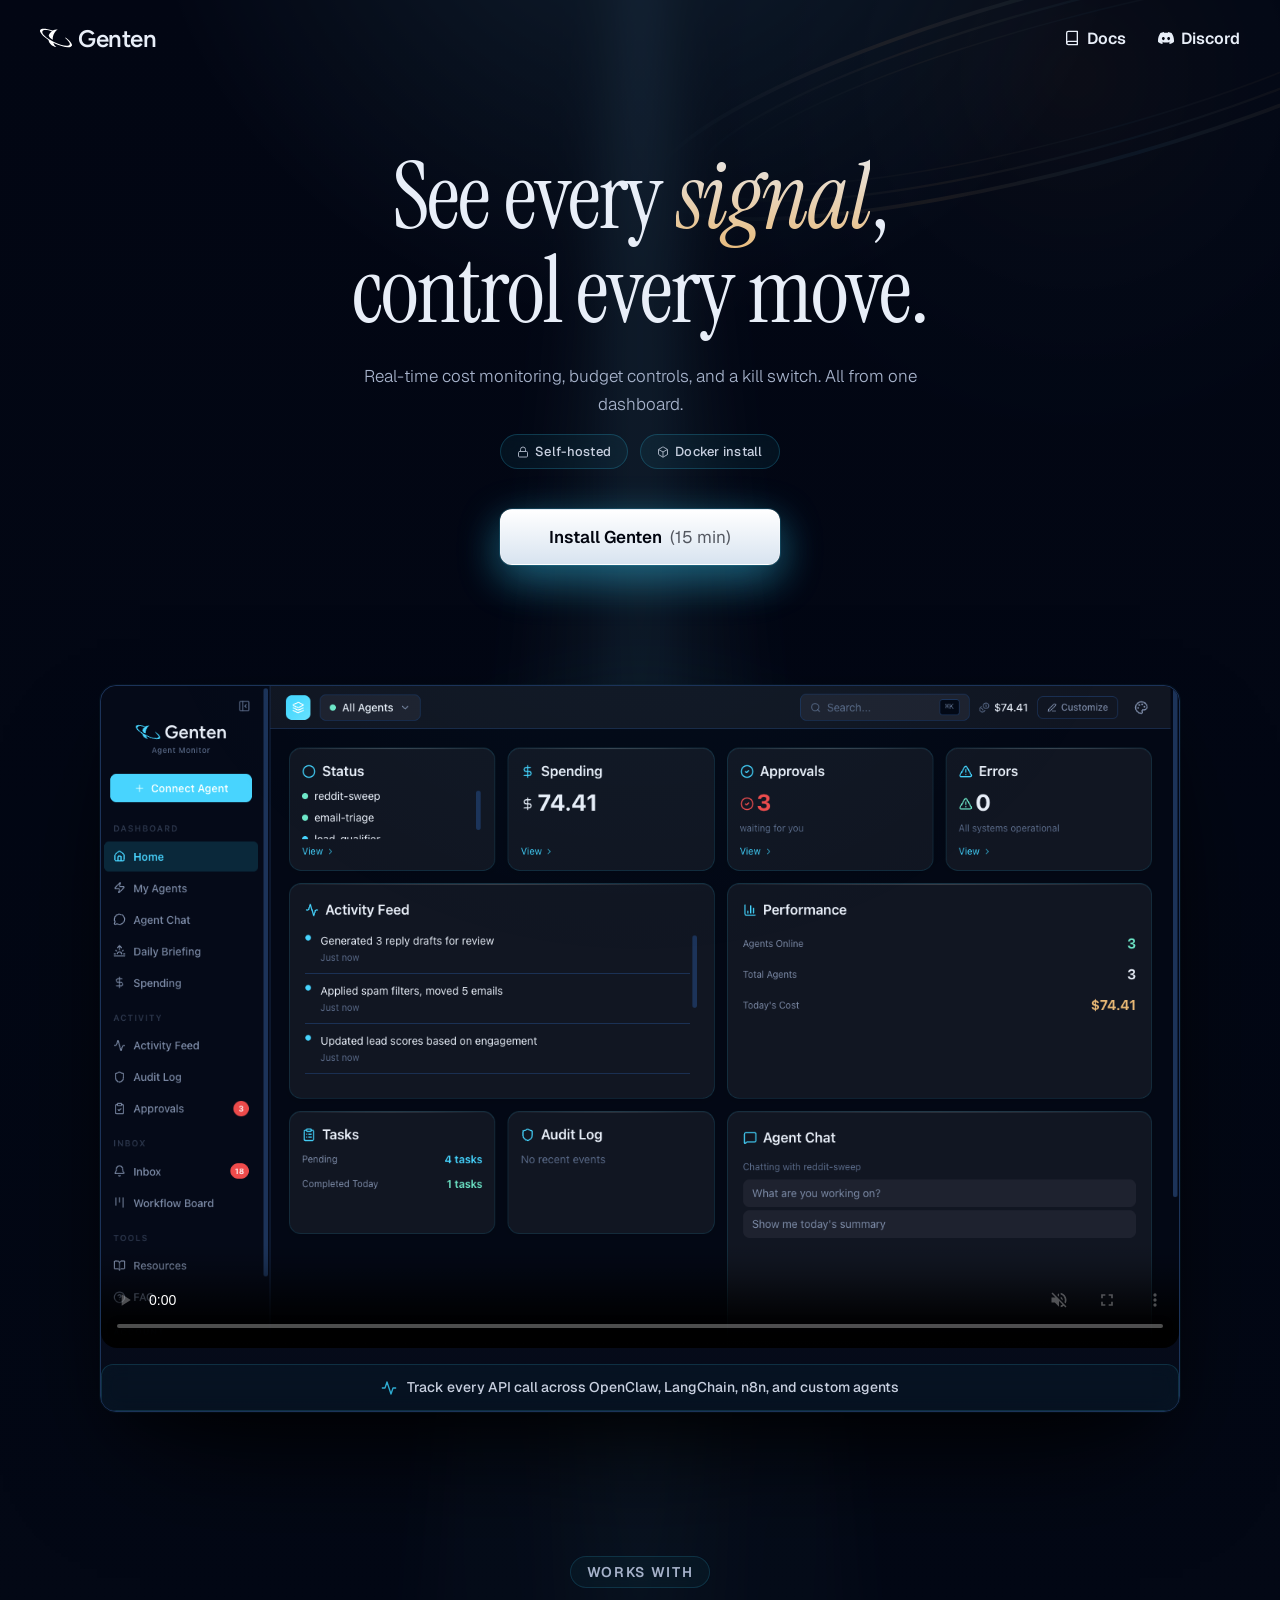
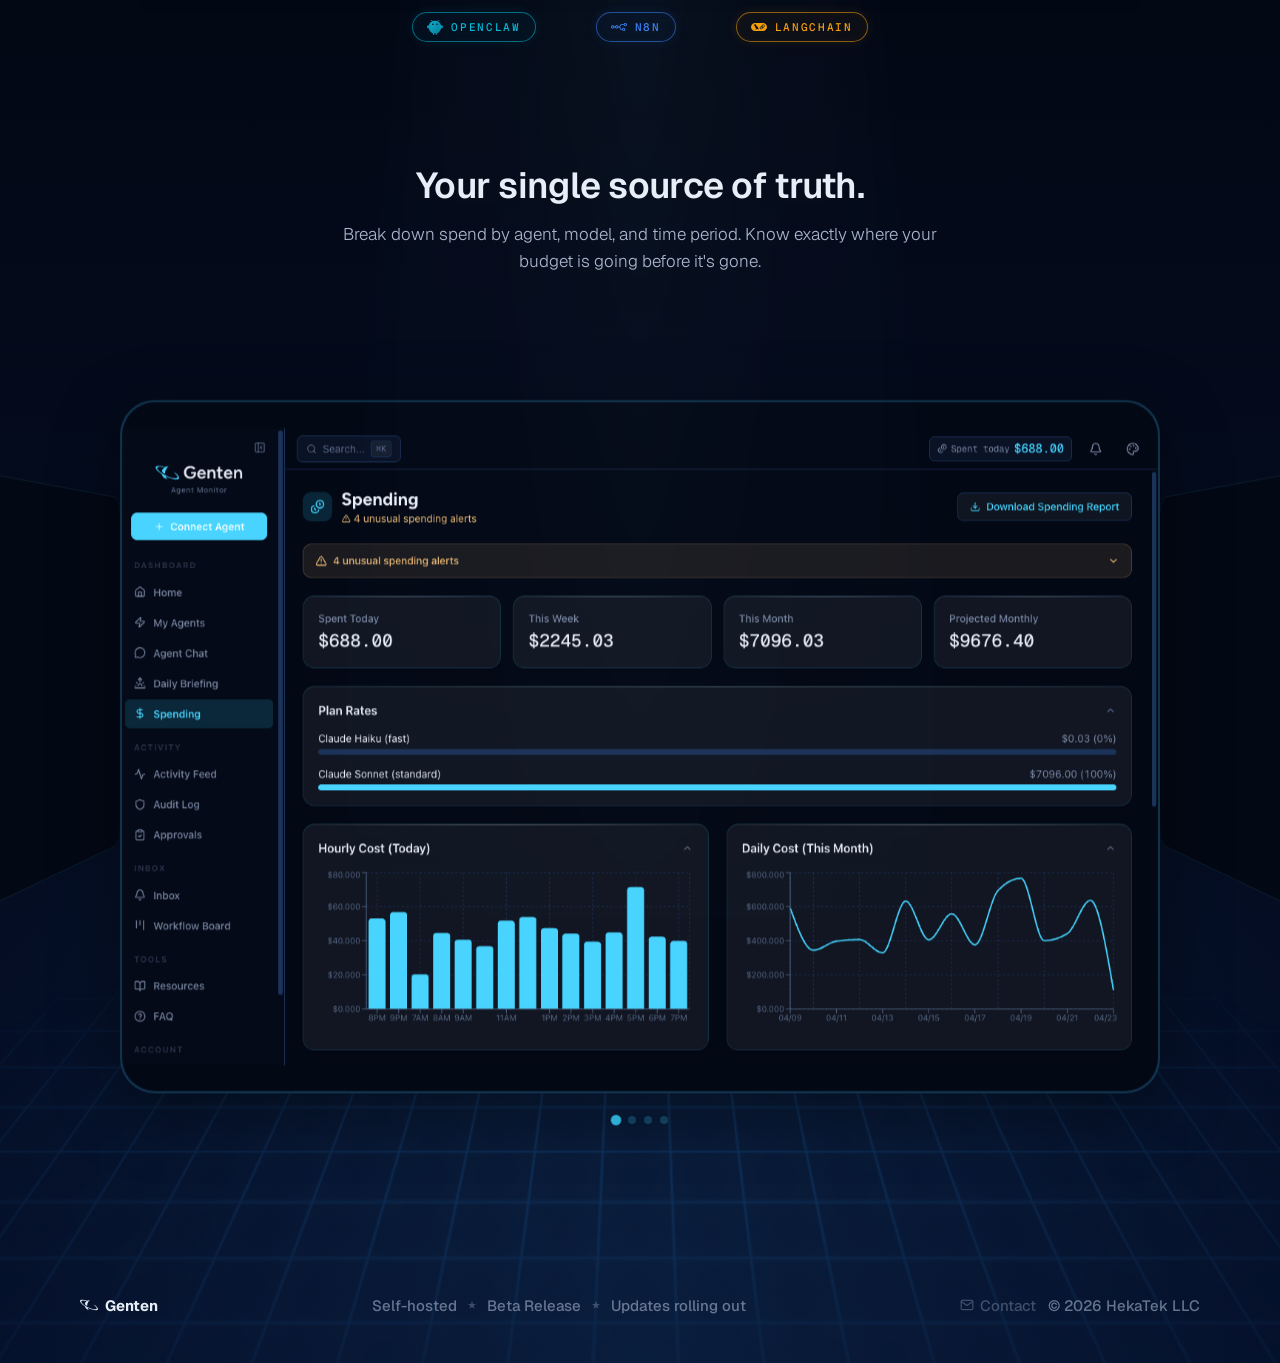
<file: index.html>
<!doctype html>
<html lang="en">
  <head>
    <meta charset="utf-8" />
    <title>Genten | Real-Time Monitoring for AI Agents</title>
    <meta name="viewport" content="width=device-width,initial-scale=1" />
    <link rel="icon" type="image/x-icon" href="/assets/favicons/favicon.ico" />
    <link
      rel="icon"
      type="image/png"
      sizes="16x16"
      href="/assets/favicons/favicon-16x16.png"
    />
    <link
      rel="icon"
      type="image/png"
      sizes="32x32"
      href="/assets/favicons/favicon-32x32.png"
    />
    <link
      rel="apple-touch-icon"
      sizes="180x180"
      href="/assets/favicons/apple-touch-icon.png"
    />
    <link rel="preconnect" href="https://fonts.googleapis.com" />
    <link rel="preconnect" href="https://fonts.gstatic.com" crossorigin />
    <link
      href="https://fonts.googleapis.com/css2?family=Instrument+Serif:ital@0;1&family=Geist:wght@300;400;500;600;700&family=Geist+Mono:wght@400;500&family=Figtree:wght@400;500;600;700&display=swap"
      rel="stylesheet"
    />
    <link rel="stylesheet" href="grid-bg.css" />
    <link rel="stylesheet" href="style.css" />
    <style>
      /* Hero CTA Styles */
      .hero-cta-container {
        display: flex;
        justify-content: center;
        align-items: center;
        margin: 40px 0 120px 0;
        opacity: 0;
        animation: btnFadeUp 0.6s cubic-bezier(0.22, 1, 0.36, 1) 0.6s forwards;
      }

      @keyframes btnFadeUp {
        from {
          opacity: 0;
          transform: translateY(24px) scale(0.96);
        }
        to {
          opacity: 1;
          transform: translateY(0) scale(1);
        }
      }

      .hero-install-btn {
        display: inline-flex;
        align-items: center;
        justify-content: center;
        padding: 16px 48px;
        font-size: 17px;
        font-weight: 600;
        background: linear-gradient(180deg, #ffffff 0%, #d8e4f0 100%);
        color: #02050f;
        border-radius: 12px;
        border: 1px solid rgba(255, 255, 255, 0.25);
        box-shadow:
          0 0 0 1px rgba(58, 212, 255, 0.15),
          0 12px 40px rgba(58, 212, 255, 0.35),
          0 16px 48px rgba(58, 212, 255, 0.15),
          inset 0 1px 0 rgba(255, 255, 255, 0.5);
        text-decoration: none;
        transition: all 0.2s cubic-bezier(0.4, 0, 0.2, 1);
        cursor: pointer;
      }

      .hero-install-btn:hover {
        background: linear-gradient(180deg, #ffffff 0%, #e8f0f8 100%);
        box-shadow:
          0 0 0 1px rgba(58, 212, 255, 0.3),
          0 12px 32px rgba(58, 212, 255, 0.3),
          0 24px 64px rgba(58, 212, 255, 0.25),
          inset 0 1px 0 rgba(255, 255, 255, 0.6);
        transform: translateY(-2px);
      }

      .hero-install-btn:active {
        transform: translateY(0) scale(0.98);
        box-shadow:
          0 0 0 1px rgba(58, 212, 255, 0.2),
          0 8px 24px rgba(58, 212, 255, 0.25),
          0 12px 32px rgba(58, 212, 255, 0.15),
          inset 0 1px 0 rgba(255, 255, 255, 0.5);
      }

      .btn-time {
        opacity: 0.65;
        font-weight: 400;
      }

      /* Video caption and progress bar */
      .video-container {
        position: relative;
      }

      .video-caption {
        display: flex;
        align-items: center;
        justify-content: center;
        gap: 10px;
        margin-top: 16px;
        padding: 12px 20px;
        border-radius: 12px;
        background: rgba(58, 212, 255, 0.04);
        border: 1px solid rgba(58, 212, 255, 0.15);
        backdrop-filter: blur(10px);
        -webkit-backdrop-filter: blur(10px);
        font-size: 14px;
        color: #c8d0e0;
        font-weight: 500;
        text-align: center;
        line-height: 1.5;
      }

      .video-caption svg {
        flex-shrink: 0;
        color: var(--accent);
        opacity: 0.8;
      }

      .video-progress-bar {
        position: absolute;
        bottom: 0;
        left: 0;
        height: 2px;
        background: linear-gradient(90deg, var(--accent) 0%, var(--accent-soft) 100%);
        width: 0%;
        transition: width 0.1s linear;
        border-radius: 0 0 0 16px;
        box-shadow: 0 0 8px rgba(58, 212, 255, 0.6);
      }

      /* Mobile responsive styles */
      @media (max-width: 640px) {
        .hero-install-btn {
          padding: 18px 40px;
          font-size: 16px;
          width: 100%;
          max-width: 340px;
        }

        .video-caption {
          font-size: 13px;
          padding: 10px 16px;
        }

        .hero-badge-row {
          flex-wrap: wrap;
        }
      }
    </style>
  </head>
  <body class="home">
    <div class="theme-switcher" role="tablist" aria-label="Color theme">
      <button data-theme="" class="active">
        <span class="swatch" style="background: #3ad4ff; color: #3ad4ff"></span
        >Midnight
      </button>
      <button data-theme="auroral">
        <span class="swatch" style="background: #6ee7c8; color: #6ee7c8"></span
        >Auroral
      </button>
      <button data-theme="solstice">
        <span class="swatch" style="background: #d99a4a; color: #d99a4a"></span
        >Solstice
      </button>
      <button data-theme="helios">
        <span class="swatch" style="background: #f5d547; color: #f5d547"></span
        >Helios
      </button>
      <button data-theme="terracotta">
        <span class="swatch" style="background: #c2542e; color: #c2542e"></span
        >Terracotta
      </button>
      <button data-theme="cassini">
        <span class="swatch" style="background: #0f2340; color: #0f2340"></span
        >Cassini
      </button>
      <span class="tw-div"></span>
      <button data-theme="cosmic">
        <span class="swatch" style="background: #a78bff; color: #a78bff"></span
        >Cosmic
      </button>
      <button data-theme="nebula">
        <span class="swatch" style="background: #f04bb8; color: #f04bb8"></span
        >Nebula
      </button>
      <button data-theme="twilight">
        <span class="swatch" style="background: #c7b5ff; color: #c7b5ff"></span
        >Twilight
      </button>
      <button data-theme="uv">
        <span class="swatch" style="background: #b026ff; color: #b026ff"></span
        >UV
      </button>
      <button data-theme="royal">
        <span class="swatch" style="background: #8a4fc8; color: #8a4fc8"></span
        >Royal
      </button>
    </div>

    <div class="stage genten-stage">
      <!-- Saturn with rings, upper right -->
      <div
        class="saturn"
        aria-hidden="true"
        style="
          opacity: var(--saturn-opacity, 0.12);
          transform: scale(var(--saturn-scale, 1));
          transform-origin: top right;
        "
      >
        <svg viewBox="0 0 800 800" fill="none">
          <defs>
            <radialGradient id="saturnBody" cx="0.42" cy="0.38" r="0.62">
              <stop offset="0%" stop-color="var(--warm)" stop-opacity="0.95" />
              <stop
                offset="55%"
                stop-color="var(--saturn-ring)"
                stop-opacity="0.55"
              />
              <stop
                offset="100%"
                stop-color="var(--saturn-ring)"
                stop-opacity="0.05"
              />
            </radialGradient>
            <radialGradient id="saturnShade" cx="0.7" cy="0.65" r="0.6">
              <stop offset="0%" stop-color="#000" stop-opacity="0.55" />
              <stop offset="100%" stop-color="#000" stop-opacity="0" />
            </radialGradient>
            <radialGradient id="saturnGlow" cx="0.5" cy="0.5" r="0.5">
              <stop offset="0%" stop-color="var(--warm)" stop-opacity="0.35" />
              <stop
                offset="60%"
                stop-color="var(--saturn-ring)"
                stop-opacity="0.12"
              />
              <stop
                offset="100%"
                stop-color="var(--saturn-ring)"
                stop-opacity="0"
              />
            </radialGradient>
            <linearGradient id="ringGrad" x1="0" x2="1" y1="0" y2="0">
              <stop
                offset="0%"
                stop-color="var(--saturn-ring)"
                stop-opacity="0"
              />
              <stop offset="30%" stop-color="var(--warm)" stop-opacity="0.75" />
              <stop
                offset="55%"
                stop-color="var(--saturn-ring)"
                stop-opacity="0.85"
              />
              <stop offset="78%" stop-color="var(--warm)" stop-opacity="0.55" />
              <stop
                offset="100%"
                stop-color="var(--saturn-ring)"
                stop-opacity="0"
              />
            </linearGradient>
            <clipPath id="ringBack">
              <rect x="0" y="0" width="800" height="400" />
            </clipPath>
            <clipPath id="ringFront">
              <rect x="0" y="400" width="800" height="400" />
            </clipPath>
          </defs>

          <!-- soft atmospheric glow behind everything -->
          <circle cx="400" cy="400" r="320" fill="url(#saturnGlow)" />

          <!-- rings only, no planet body -->
          <g
            style="
              transform: rotate(var(--ring-tilt, -22deg));
              transform-origin: 400px 400px;
            "
          >
            <ellipse
              cx="400"
              cy="400"
              rx="340"
              ry="70"
              stroke="url(#ringGrad)"
              stroke-width="3"
              fill="none"
            />
            <ellipse
              cx="400"
              cy="400"
              rx="305"
              ry="58"
              stroke="url(#ringGrad)"
              stroke-width="1.8"
              fill="none"
              opacity="0.75"
            />
            <ellipse
              cx="400"
              cy="400"
              rx="275"
              ry="46"
              stroke="url(#ringGrad)"
              stroke-width="1.2"
              fill="none"
              opacity="0.55"
            />
          </g>
        </svg>
      </div>

      <!-- Light rays from above -->
      <svg
        class="rays"
        viewBox="0 0 1400 800"
        preserveAspectRatio="none"
        aria-hidden="true"
      >
        <defs>
          <linearGradient id="ray" x1="0.5" y1="0" x2="0.5" y2="1">
            <stop
              offset="0%"
              stop-color="var(--ray-color)"
              stop-opacity="0.38"
            />
            <stop
              offset="40%"
              stop-color="var(--ray-color)"
              stop-opacity="0.18"
            />
            <stop
              offset="80%"
              stop-color="var(--ray-color)"
              stop-opacity="0.04"
            />
            <stop
              offset="100%"
              stop-color="var(--ray-color)"
              stop-opacity="0"
            />
          </linearGradient>
          <radialGradient id="raySource" cx="0.5" cy="0" r="0.35">
            <stop
              offset="0%"
              stop-color="var(--ray-color)"
              stop-opacity="0.55"
            />
            <stop
              offset="100%"
              stop-color="var(--ray-color)"
              stop-opacity="0"
            />
          </radialGradient>
          <filter id="rayBlur"><feGaussianBlur stdDeviation="22" /></filter>
        </defs>
        <!-- top-of-sky glow source -->
        <rect x="0" y="0" width="1400" height="400" fill="url(#raySource)" />
        <!-- broad beam fanning down and outward -->
        <g filter="url(#rayBlur)">
          <polygon
            points="700,-40 380,820 1020,820"
            fill="url(#ray)"
            opacity="0.75"
          />
          <polygon points="700,-40 560,820 840,820" fill="url(#ray)" />
          <polygon
            points="700,-40 660,820 740,820"
            fill="url(#ray)"
            opacity="0.9"
          />
        </g>
      </svg>

      <!-- Grid floor (from grid-bg.css) -->
      <div class="genten-horizon"></div>
      <div class="genten-floor">
        <div class="genten-floor-grid"></div>
      </div>

      <!-- Navigation loaded from components/nav.html -->
      <div id="nav-placeholder"></div>

      <section class="hero">
        <h1>See every <em>signal</em>,<br />control every move.</h1>
        <p class="sub">
          Real-time cost monitoring, budget controls, and a kill switch. All
          from one dashboard.
        </p>
        <div class="hero-badge-row">
          <span class="hero-proof-badge">
            <svg width="12" height="12" viewBox="0 0 24 24" fill="none" stroke="currentColor" stroke-width="2" stroke-linecap="round" stroke-linejoin="round">
              <rect x="3" y="11" width="18" height="11" rx="2" ry="2"></rect>
              <path d="M7 11V7a5 5 0 0 1 10 0v4"></path>
            </svg>
            Self-hosted
          </span>
          <span class="hero-proof-badge">
            <svg width="12" height="12" viewBox="0 0 24 24" fill="none" stroke="currentColor" stroke-width="2" stroke-linecap="round" stroke-linejoin="round">
              <path d="M21 16V8a2 2 0 0 0-1-1.73l-7-4a2 2 0 0 0-2 0l-7 4A2 2 0 0 0 3 8v8a2 2 0 0 0 1 1.73l7 4a2 2 0 0 0 2 0l7-4A2 2 0 0 0 21 16z"></path>
              <polyline points="3.27 6.96 12 12.01 20.73 6.96"></polyline>
              <line x1="12" y1="22.08" x2="12" y2="12"></line>
            </svg>
            Docker install
          </span>
        </div>
        <div class="hero-cta-container">
          <a href="./install.html" class="hero-install-btn">
            Install Genten&nbsp;&nbsp;<span class="btn-time">(15 min)</span>
          </a>
        </div>


      <!-- Dashboard Section -->
      <section class="dashboard-section">
        <div class="dashboard-wrap">
          <div class="dashboard">
            <div class="video-container">
              <video
                id="dashboard-video"
                autoplay
                muted
                loop
                playsinline
                controls
                poster="/assets/images/genten-home.png"
                style="
                  width: 100%;
                  height: auto;
                  display: block;
                  border-radius: 16px;
                "
              >
                <source src="./assets/videos/dashboard.mp4" type="video/mp4">
                Your browser doesn't support video playback.
              </video>
              <div class="video-progress-bar"></div>
            </div>
            <div class="video-caption">
              <svg width="16" height="16" viewBox="0 0 24 24" fill="none" stroke="currentColor" stroke-width="2" stroke-linecap="round" stroke-linejoin="round">
                <polyline points="22 12 18 12 15 21 9 3 6 12 2 12"></polyline>
              </svg>
              Track every API call across OpenClaw, LangChain, n8n, and custom agents
            </div>
          </div>
        </div>
      </section>

        <!-- Frameworks -->
        <div class="frameworks">
          <p class="frameworks-label">WORKS WITH</p>
          <div class="frameworks-pills">
            <div class="framework-pill framework-pill--cyan">
              <svg
                class="framework-pill-icon"
                viewBox="0 0 24 24"
                xmlns="http://www.w3.org/2000/svg"
              >
                <defs>
                  <linearGradient
                    gradientUnits="userSpaceOnUse"
                    id="claw-g0"
                    x1="-.659"
                    x2="27.023"
                    y1=".458"
                    y2="22.855"
                  >
                    <stop stop-color="var(--claw-start, #FF4D4D)" />
                    <stop offset="1" stop-color="var(--claw-end, #991B1B)" />
                  </linearGradient>
                  <linearGradient
                    gradientUnits="userSpaceOnUse"
                    id="claw-g1"
                    x1="0"
                    x2="4.311"
                    y1="9.672"
                    y2="14.949"
                  >
                    <stop stop-color="var(--claw-start, #FF4D4D)" />
                    <stop offset="1" stop-color="var(--claw-end, #991B1B)" />
                  </linearGradient>
                  <linearGradient
                    gradientUnits="userSpaceOnUse"
                    id="claw-g2"
                    x1="19.385"
                    x2="24.399"
                    y1="9.953"
                    y2="14.462"
                  >
                    <stop stop-color="var(--claw-start, #FF4D4D)" />
                    <stop offset="1" stop-color="var(--claw-end, #991B1B)" />
                  </linearGradient>
                </defs>
                <path
                  d="M12 2.568c-6.33 0-9.495 5.275-9.495 9.495 0 4.22 3.165 8.44 6.33 9.494v2.11h2.11v-2.11s1.055.422 2.11 0v2.11h2.11v-2.11c3.165-1.055 6.33-5.274 6.33-9.494S18.33 2.568 12 2.568z"
                  fill="url(#claw-g0)"
                />
                <path
                  d="M3.56 9.953C.396 8.898-.66 11.008.396 13.118c1.055 2.11 3.164 1.055 4.22-1.055.632-1.477 0-2.11-1.056-2.11z"
                  fill="url(#claw-g1)"
                />
                <path
                  d="M20.44 9.953c3.164-1.055 4.22 1.055 3.164 3.165-1.055 2.11-3.164 1.055-4.22-1.055-.632-1.477 0-2.11 1.056-2.11z"
                  fill="url(#claw-g2)"
                />
                <path
                  d="M5.507 1.875c.476-.285 1.036-.233 1.615.037.577.27 1.223.774 1.937 1.488a.316.316 0 01-.447.447c-.693-.693-1.279-1.138-1.757-1.361-.475-.222-.795-.205-1.022-.069a.317.317 0 01-.326-.542zM16.877 1.913c.58-.27 1.14-.323 1.616-.038a.317.317 0 01-.326.542c-.227-.136-.547-.153-1.022.069-.478.223-1.064.668-1.756 1.361a.316.316 0 11-.448-.447c.714-.714 1.36-1.218 1.936-1.487z"
                  fill="var(--claw-start, #FF4D4D)"
                />
                <path
                  d="M8.835 9.109a1.266 1.266 0 100-2.532 1.266 1.266 0 000 2.532zM15.165 9.109a1.266 1.266 0 100-2.532 1.266 1.266 0 000 2.532z"
                  fill="#050810"
                />
                <path
                  d="M9.046 8.16a.527.527 0 100-1.056.527.527 0 000 1.055zM15.376 8.16a.527.527 0 100-1.055.527.527 0 000 1.054z"
                  fill="#00E5CC"
                />
              </svg>
              <span>OpenClaw</span>
            </div>
            <div class="framework-pill framework-pill--blue">
              <svg
                class="framework-pill-icon"
                viewBox="0 0 24 24"
                fill="currentColor"
                xmlns="http://www.w3.org/2000/svg"
              >
                <path
                  fill-rule="evenodd"
                  clip-rule="evenodd"
                  d="M24 8.4c0 1.325-1.102 2.4-2.462 2.4-1.146 0-2.11-.765-2.384-1.8h-3.436c-.602 0-1.115.424-1.214 1.003l-.101.592a2.38 2.38 0 01-.8 1.405c.412.354.704.844.8 1.405l.1.592A1.222 1.222 0 0015.719 15h.975c.273-1.035 1.237-1.8 2.384-1.8 1.36 0 2.461 1.075 2.461 2.4S20.436 18 19.078 18c-1.147 0-2.11-.765-2.384-1.8h-.975c-1.204 0-2.23-.848-2.428-2.005l-.101-.592a1.222 1.222 0 00-1.214-1.003H10.97c-.308.984-1.246 1.7-2.356 1.7-1.11 0-2.048-.716-2.355-1.7H4.817c-.308.984-1.246 1.7-2.355 1.7C1.102 14.3 0 13.225 0 11.9s1.102-2.4 2.462-2.4c1.183 0 2.172.815 2.408 1.9h1.337c.236-1.085 1.225-1.9 2.408-1.9 1.184 0 2.172.815 2.408 1.9h.952c.601 0 1.115-.424 1.213-1.003l.102-.592c.198-1.157 1.225-2.005 2.428-2.005h3.436c.274-1.035 1.238-1.8 2.384-1.8C22.898 6 24 7.075 24 8.4zm-1.23 0c0 .663-.552 1.2-1.232 1.2-.68 0-1.23-.537-1.23-1.2 0-.663.55-1.2 1.23-1.2.68 0 1.231.537 1.231 1.2zM2.461 13.1c.68 0 1.23-.537 1.23-1.2 0-.663-.55-1.2-1.23-1.2-.68 0-1.231.537-1.231 1.2 0 .663.55 1.2 1.23 1.2zm6.153 0c.68 0 1.231-.537 1.231-1.2 0-.663-.55-1.2-1.23-1.2-.68 0-1.231.537-1.231 1.2 0 .663.55 1.2 1.23 1.2zm10.462 3.7c.68 0 1.23-.537 1.23-1.2 0-.663-.55-1.2-1.23-1.2-.68 0-1.23.537-1.23 1.2 0 .663.55 1.2 1.23 1.2z"
                />
              </svg>
              <span>n8n</span>
            </div>
            <div class="framework-pill framework-pill--amber">
              <svg
                class="framework-pill-icon"
                viewBox="0 0 24 24"
                fill="currentColor"
                xmlns="http://www.w3.org/2000/svg"
              >
                <path
                  d="M6.0988 5.9175C2.7359 5.9175 0 8.6462 0 12s2.736 6.0825 6.0988 6.0825h11.8024C21.2641 18.0825 24 15.3538 24 12s-2.736-6.0825-6.0988-6.0825ZM5.9774 7.851c0.493 0.0124 1.02 0.2496 1.273 0.6228 0.3673 0.4592 0.4778 1.0668 0.8944 1.4932 0.5604 0.6118 1.199 1.1505 1.7161 1.802 0.4892 0.5954 0.8386 1.2937 1.1436 1.9975 0.1244 0.2335 0.1257 0.5202 0.31 0.7197 0.0908 0.1204 0.5346 0.4483 0.4383 0.5645 0.0555 0.1204 0.4702 0.286 0.3263 0.4027-0.1944 0.04-0.4129 0.0476-0.5616-0.1074-0.0549 0.126-0.183 0.0596-0.2819 0.0432a4 4 0 0 0-0.025 0.0736c-0.3288 0.0219-0.5754-0.3126-0.732-0.565-0.3111-0.168-0.6642-0.2702-0.982-0.446-0.0182 0.2895 0.0452 0.6485-0.231 0.8353-0.014 0.5565 0.8436 0.0656 0.9222 0.4804-0.061 0.0067-0.1286-0.0095-0.1774 0.0373-0.2239 0.2172-0.4805-0.1645-0.7385-0.007-0.3464 0.174-0.3808 0.3161-0.8096 0.352-0.0237-0.0359-0.0143-0.0592 0.0059-0.0811 0.1207-0.1399 0.1295-0.3046 0.3356-0.3643-0.2122-0.0334-0.3899 0.0833-0.5686 0.1757-0.2323 0.095-0.2304-0.2141-0.5878 0.0164-0.0396-0.0322-0.0208-0.0615 0.0018-0.0864 0.0908-0.1107 0.2102-0.127 0.345-0.1208-0.663-0.3686-0.9751 0.4507-1.2813 0.0432-0.092 0.0243-0.1265 0.1068-0.1845 0.1652-0.05-0.0548-0.0123-0.1212-0.0099-0.1857-0.0598-0.028-0.1356-0.041-0.1179-0.1366-0.1171-0.0395-0.1988 0.0295-0.286 0.0952-0.0787-0.0608 0.0532-0.1492 0.0776-0.2125 0.0702-0.1216 0.23-0.025 0.3111-0.1126 0.2306-0.1308 0.552 0.0814 0.8155 0.0455 0.203 0.0255 0.4544-0.1825 0.3526-0.39-0.2171-0.2767-0.179-0.6386-0.1839-0.9695-0.0268-0.1929-0.491-0.4382-0.6252-0.6462-0.1659-0.1873-0.295-0.4047-0.4243-0.6182-0.4666-0.9008-0.3198-2.0584-0.9077-2.8947-0.266 0.1466-0.6125 0.0774-0.8418-0.119-0.1238 0.1125-0.1292 0.2598-0.139 0.4161-0.297-0.2962-0.2593-0.8559-0.022-1.1855 0.0969-0.1302 0.2127-0.2373 0.342-0.3316 0.0292-0.0213 0.0391-0.0419 0.0385-0.0747 0.1174-0.5267 0.5764-0.7391 1.0694-0.7267m12.4071 0.46c0.5575 0 1.0806 0.2159 1.474 0.6082s0.61 0.9145 0.61 1.4704c0 0.556-0.2167 1.078-0.61 1.4698v0.0006l-0.902 0.8995a2.08 2.08 0 0 1-0.8597 0.5166l-0.0164 0.0047-0.0058 0.0164a2.05 2.05 0 0 1-0.474 0.7308l-0.9018 0.8995c-0.3934 0.3924-0.917 0.6083-1.4745 0.6083s-1.0806-0.216-1.474-0.6083c-0.813-0.8107-0.813-2.1294 0-2.9402l0.9019-0.8995a2.056 2.056 0 0 1 0.858-0.5143l0.017-0.0053 0.0058-0.0158a2.07 2.07 0 0 1 0.4752-0.7337l0.9018-0.8995c0.3934-0.3924 0.9171-0.6083 1.4745-0.6083zm0 0.8965a1.18 1.18 0 0 0-0.8388 0.3462l-0.9018 0.8995a1.181 1.181 0 0 0-0.3427 0.9252l0.0053 0.0572c0.0323 0.2652 0.149 0.5044 0.3374 0.6917 0.13 0.1296 0.2733 0.2114 0.4471 0.2686a0.9 0.9 0 0 1 0.014 0.1582 0.884 0.884 0 0 1-0.2609 0.6304l-0.0554 0.0554c-0.3013-0.1028-0.5525-0.253-0.7794-0.4792a2.06 2.06 0 0 1-0.5761-1.0968l-0.0099-0.0578-0.0461 0.0368a1.1 1.1 0 0 0-0.0876 0.0794l-0.9024 0.8995c-0.4623 0.461-0.4623 1.212 0 1.673 0.2311 0.2305 0.535 0.346 0.8394 0.3461 0.3043 0 0.6077-0.1156 0.8388-0.3462l0.9019-0.8995c0.4623-0.461 0.4623-1.2113 0-1.673a1.17 1.17 0 0 0-0.4367-0.2749 1 1 0 0 1-0.014-0.1611c0-0.2591 0.1023-0.505 0.2901-0.6923 0.3019 0.1028 0.57 0.2694 0.7962 0.495 0.3007 0.2999 0.4994 0.679 0.5756 1.0968l0.0105 0.0578 0.0455-0.0373a1.1 1.1 0 0 0 0.0887-0.0794l0.902-0.8996c0.4622-0.461 0.4628-1.2124 0-1.6735a1.18 1.18 0 0 0-0.8395-0.3462Zm-9.973 5.1567-0.0006 0.0006c-0.0793 0.3078-0.1048 0.8318-0.506 0.847-0.033 0.1776 0.1228 0.2445 0.2655 0.1874 0.141-0.0645 0.2081 0.0508 0.2557 0.1657 0.2177 0.0317 0.5394-0.0725 0.5516-0.3298-0.325-0.1867-0.4253-0.5418-0.5662-0.8709"
                />
              </svg>
              <span>LangChain</span>
            </div>
          </div>
        </div>
      </section>

      <!-- 3D Turntable Carousel -->
      <section class="turntable-section fade-up">
        <h2>Your single source of truth.</h2>
        <p class="section-sub">
          Break down spend by agent, model, and time period. Know exactly where
          your budget is going before it's gone.
        </p>
        <div class="turntable-controls-row">
          <button
            class="turntable-nav-btn"
            id="turntable-prev"
            aria-label="Previous"
          >
            <svg
              width="20"
              height="20"
              viewBox="0 0 24 24"
              fill="none"
              stroke="currentColor"
              stroke-width="2"
              stroke-linecap="round"
              stroke-linejoin="round"
            >
              <polyline points="15 18 9 12 15 6" />
            </svg>
          </button>
          <div class="turntable-scene">
            <div class="turntable" id="turntable">
              <div class="turntable-card" data-pos="0">
                <div class="turntable-face">
                  <img
                    src="/assets/images/spending.png"
                    alt="Spending Dashboard"
                    style="
                      width: 100%;
                      height: 100%;
                      object-fit: contain;
                      border-radius: 16px;
                      display: block;
                      background: #030815;
                    "
                  />
                </div>
              </div>
              <div class="turntable-card" data-pos="1">
                <div class="turntable-face">
                  <img
                    src="/assets/images/killswitch.png"
                    alt="Kill Switch Dashboard"
                    style="
                      width: 100%;
                      height: 100%;
                      object-fit: contain;
                      border-radius: 16px;
                      display: block;
                      background: #030815;
                    "
                  />
                </div>
              </div>
              <div class="turntable-card" data-pos="2">
                <div class="turntable-face">
                  <img
                    src="/assets/images/workflow.png"
                    alt="Workflow Dashboard"
                    style="
                      width: 100%;
                      height: 100%;
                      object-fit: contain;
                      border-radius: 16px;
                      display: block;
                      background: #030815;
                    "
                  />
                </div>
              </div>
              <div class="turntable-card" data-pos="3">
                <div class="turntable-face">
                  <img
                    src="/assets/images/briefing.png"
                    alt="Briefing Dashboard"
                    style="
                      width: 100%;
                      height: 100%;
                      object-fit: contain;
                      border-radius: 16px;
                      display: block;
                      background: #030815;
                    "
                  />
                </div>
              </div>
            </div>
          </div>
          <button
            class="turntable-nav-btn"
            id="turntable-next"
            aria-label="Next"
          >
            <svg
              width="20"
              height="20"
              viewBox="0 0 24 24"
              fill="none"
              stroke="currentColor"
              stroke-width="2"
              stroke-linecap="round"
              stroke-linejoin="round"
            >
              <polyline points="9 18 15 12 9 6" />
            </svg>
          </button>
        </div>
        <div class="turntable-dots" id="turntable-dots">
          <span class="turntable-dot active"></span>
          <span class="turntable-dot"></span>
          <span class="turntable-dot"></span>
          <span class="turntable-dot"></span>
        </div>
      </section>

      <!-- Footer loaded from components/footer.html -->
      <div id="footer-placeholder"></div>
    </div>

    <!-- Source selection modal -->
    <!-- WAITLIST DISABLED 2026-04-25
    <div
      class="waitlist-modal-overlay"
      id="source-modal-overlay"
      onclick="closeSourceModal(event)"
    >
      <div class="waitlist-modal" onclick="event.stopPropagation()">
        <div class="waitlist-modal-title">One more thing</div>
        <div class="waitlist-modal-subtitle" style="margin-bottom: 24px">
          How did you hear about us?
        </div>
        <div class="source-options">
          <button class="source-option" data-value="Twitter/X">
            Twitter/X
          </button>
          <button class="source-option" data-value="LinkedIn">LinkedIn</button>
          <button class="source-option" data-value="Google Search">
            Google Search
          </button>
          <button class="source-option" data-value="Friend/Colleague">
            Friend/Colleague
          </button>
          <button class="source-option" data-value="Reddit">Reddit</button>
          <button class="source-option" data-value="The Multiverse">
            The Multiverse
          </button>
          <button class="source-option" data-value="Discord">Discord</button>
          <button class="source-option" data-value="Other">Other</button>
        </div>
      </div>
    </div>

    <div
      class="waitlist-modal-overlay"
      id="waitlist-modal-overlay"
      onclick="closeWaitlistModal(event)"
    >
      <div class="waitlist-modal" onclick="event.stopPropagation()">
        <button
          class="waitlist-modal-close"
          onclick="closeWaitlistModal()"
          aria-label="Close"
        >
          ×
        </button>
        <div class="waitlist-modal-title">You're in.</div>
        <div class="waitlist-modal-subtitle">
          We'll reach out when Genten is ready. One email. No spam.
        </div>
      </div>
    </div>
    -->

    <!-- WAITLIST DISABLED 2026-04-25
    <script>
      let pendingEmail = ""

      // Waitlist form handler - just stores email and shows source modal
      async function handleWaitlistSubmit(event) {
        event.preventDefault()
        const form = event.target
        const emailInput = form.querySelector('input[type="email"]')
        const email = emailInput.value.trim()

        if (!email) return

        // Store email temporarily
        pendingEmail = email

        // Show source selection modal
        const sourceModal = document.getElementById("source-modal-overlay")
        sourceModal.classList.add("show")
      }

      // Handle source selection
      document.addEventListener("DOMContentLoaded", function () {
        const sourceOptions = document.querySelectorAll(".source-option")

        sourceOptions.forEach(option => {
          option.addEventListener("click", function () {
            const source = this.getAttribute("data-value")

            if (!pendingEmail) return

            // Close source modal
            const sourceModal = document.getElementById("source-modal-overlay")
            sourceModal.classList.remove("show")

            // Show confirmation modal immediately
            const confirmModal = document.getElementById(
              "waitlist-modal-overlay",
            )
            confirmModal.classList.add("show")

            // Send to Google Sheets in background (no await for instant UX)
            fetch(
              "https://script.google.com/macros/s/AKfycbwNUi6xKG_l1gHSt2Df2k5i-qvwGi2XUT68dWglXVYFn-7rMNOzX3DknAZcvCIEqAj8/exec",
              {
                method: "POST",
                mode: "no-cors",
                headers: {
                  "Content-Type": "application/json",
                },
                body: JSON.stringify({
                  email: pendingEmail,
                  source: source,
                }),
              },
            ).catch(error => {
              console.error("Waitlist signup error:", error)
            })

            // Clear form
            document.getElementById("waitlist-email").value = ""
            pendingEmail = ""
          })
        })
      })

      // Close source modal
      function closeSourceModal(event) {
        if (event && event.target.id !== "source-modal-overlay") {
          return
        }
        const modal = document.getElementById("source-modal-overlay")
        modal.classList.remove("show")
        // Clear pending email if they close without selecting
        pendingEmail = ""
      }

      // Close waitlist modal
      function closeWaitlistModal(event) {
        if (
          event &&
          event.target.id !== "waitlist-modal-overlay" &&
          event.target.className !== "waitlist-modal-close"
        ) {
          return
        }
        const modal = document.getElementById("waitlist-modal-overlay")
        modal.classList.remove("show")
      }
    </script>
    -->

    <script>
      // Tweakable defaults — host rewrites this block on save
      const TWEAK_DEFAULTS = /*EDITMODE-BEGIN*/ {
        saturnScale: 1,
        saturnOpacity: 0.12,
        saturnX: 0,
        saturnY: -2,
        saturnTilt: -15,
        gridSize: 30,
        gridGlow: 1.8,
        rays: 0.28,
        headline: "See every <em>signal</em>,<br/>control every move.",
      } /*EDITMODE-END*/

      const root = document.documentElement

      function applyTweaks(t) {
        root.style.setProperty("--saturn-scale", t.saturnScale)
        root.style.setProperty("--saturn-opacity", t.saturnOpacity)
        root.style.setProperty("--saturn-x", t.saturnX)
        root.style.setProperty("--saturn-y", t.saturnY)
        root.style.setProperty("--ring-tilt", t.saturnTilt + "deg")
        root.style.setProperty("--grid-size", t.gridSize + "px")
        root.style.setProperty("--grid-glow", t.gridGlow)
        root.style.setProperty("--rays-opacity", t.rays)
        const h1 = document.querySelector(".hero h1")
        if (h1 && h1.innerHTML !== t.headline) h1.innerHTML = t.headline
      }

      const tweaks = {...TWEAK_DEFAULTS}
      applyTweaks(tweaks)

      // theme switcher (existing)
      const buttons = document.querySelectorAll(".theme-switcher button")
      const saved = localStorage.getItem("genten-theme") || ""
      if (saved) root.setAttribute("data-theme", saved)
      buttons.forEach(b => {
        if ((b.getAttribute("data-theme") || "") === saved) {
          buttons.forEach(x => x.classList.remove("active"))
          b.classList.add("active")
        }
        b.addEventListener("click", () => {
          const t = b.getAttribute("data-theme") || ""
          if (t) root.setAttribute("data-theme", t)
          else root.removeAttribute("data-theme")
          localStorage.setItem("genten-theme", t)
          buttons.forEach(x => x.classList.remove("active"))
          b.classList.add("active")
        })
      })

      // Tweaks panel wiring
      const panel = document.getElementById("tweaks-panel")
      const fields = [
        {
          id: "tw-saturn-scale",
          key: "saturnScale",
          fmt: v => (+v).toFixed(2) + "×",
        },
        {
          id: "tw-saturn-opacity",
          key: "saturnOpacity",
          fmt: v => (+v).toFixed(2),
        },
        {id: "tw-saturn-x", key: "saturnX", fmt: v => v + "vw"},
        {id: "tw-saturn-y", key: "saturnY", fmt: v => v + "vw"},
        {id: "tw-saturn-tilt", key: "saturnTilt", fmt: v => v + "°"},
        {id: "tw-grid-size", key: "gridSize", fmt: v => v + "px"},
        {id: "tw-grid-glow", key: "gridGlow", fmt: v => (+v).toFixed(2)},
        {id: "tw-rays", key: "rays", fmt: v => (+v).toFixed(2)},
      ]

      function syncInputsFromState() {
        for (const f of fields) {
          const el = document.getElementById(f.id)
          const vl = document.getElementById(f.id + "-v")
          if (!el) continue
          el.value = tweaks[f.key]
          if (vl) vl.textContent = f.fmt(tweaks[f.key])
        }
        const h = document.getElementById("tw-headline")
        if (h) h.value = tweaks.headline
      }
      syncInputsFromState()

      for (const f of fields) {
        const el = document.getElementById(f.id)
        const vl = document.getElementById(f.id + "-v")
        if (!el) continue
        el.addEventListener("input", () => {
          tweaks[f.key] = parseFloat(el.value)
          if (vl) vl.textContent = f.fmt(tweaks[f.key])
          applyTweaks(tweaks)
          persist({[f.key]: tweaks[f.key]})
        })
      }
      const htxt = document.getElementById("tw-headline")
      if (htxt)
        htxt.addEventListener("input", () => {
          tweaks.headline = htxt.value
          applyTweaks(tweaks)
          persist({headline: tweaks.headline})
        })

      let persistTimer
      function persist(edits) {
        clearTimeout(persistTimer)
        persistTimer = setTimeout(() => {
          window.parent.postMessage({type: "__edit_mode_set_keys", edits}, "*")
        }, 200)
      }

      document.getElementById("tw-close").addEventListener("click", () => {
        panel.style.display = "none"
      })

      // Edit-mode protocol
      window.addEventListener("message", ev => {
        const d = ev.data
        if (!d || typeof d !== "object") return
        if (d.type === "__activate_edit_mode") {
          panel.style.display = "block"
        } else if (d.type === "__deactivate_edit_mode") {
          panel.style.display = "none"
        }
      })
      window.parent.postMessage({type: "__edit_mode_available"}, "*")
    </script>
    <script>
      // 3D Turntable Carousel
      ;(function () {
        const turntable = document.getElementById("turntable")
        const dots = document.querySelectorAll(".turntable-dot")
        const cards = document.querySelectorAll(".turntable-card")
        const scene = document.querySelector(".turntable-scene")
        let current = 0
        let currentRotation = 0
        let autoTimer = null
        let restartTimer = null

        function rotateTo(index) {
          const targetIndex = ((index % 4) + 4) % 4
          const targetAngle = -targetIndex * 90

          // Calculate shortest angular path
          let delta = targetAngle - (currentRotation % 360)
          if (delta > 180) delta -= 360
          if (delta < -180) delta += 360

          currentRotation += delta
          current = targetIndex

          turntable.style.transform = `translate(-50%, -50%) rotateY(${currentRotation}deg)`
          dots.forEach((d, i) => d.classList.toggle("active", i === current))
        }

        function startAuto() {
          clearInterval(autoTimer)
          autoTimer = setInterval(() => rotateTo(current + 1), 6000)
        }

        function stopAuto() {
          clearInterval(autoTimer)
          clearTimeout(restartTimer)
          autoTimer = null
          restartTimer = null
        }

        cards.forEach((card, i) => {
          card.addEventListener("click", () => {
            stopAuto()
            rotateTo(i)
            restartTimer = setTimeout(() => startAuto(), 8000)
          })
        })

        dots.forEach((dot, i) => {
          dot.addEventListener("click", () => {
            stopAuto()
            rotateTo(i)
            restartTimer = setTimeout(() => startAuto(), 8000)
          })
        })

        document
          .getElementById("turntable-prev")
          .addEventListener("click", () => {
            stopAuto()
            rotateTo(current - 1)
            restartTimer = setTimeout(() => startAuto(), 8000)
          })
        document
          .getElementById("turntable-next")
          .addEventListener("click", () => {
            stopAuto()
            rotateTo(current + 1)
            restartTimer = setTimeout(() => startAuto(), 8000)
          })

        scene.addEventListener("mouseenter", stopAuto)
        scene.addEventListener("mouseleave", () => {
          stopAuto()
          startAuto()
        })

        startAuto()
      })()

      const observer = new IntersectionObserver(
        entries => {
          entries.forEach(entry => {
            if (entry.isIntersecting) {
              setTimeout(() => {
                entry.target.classList.add("visible")
              }, 80)
              observer.unobserve(entry.target)
            }
          })
        },
        {threshold: 0.15, rootMargin: "0px 0px -60px 0px"},
      )

      document.querySelectorAll(".fade-up").forEach(el => observer.observe(el))

      // Video progress bar
      const video = document.getElementById('dashboard-video')
      const progressBar = document.querySelector('.video-progress-bar')
      if (video && progressBar) {
        video.addEventListener('timeupdate', () => {
          const progress = (video.currentTime / video.duration) * 100
          progressBar.style.width = progress + '%'
        })
      }
    </script>

    <!-- Component loader for nav and footer -->
    <script src="./components/loader.js"></script>
  </body>
</html>
</file>
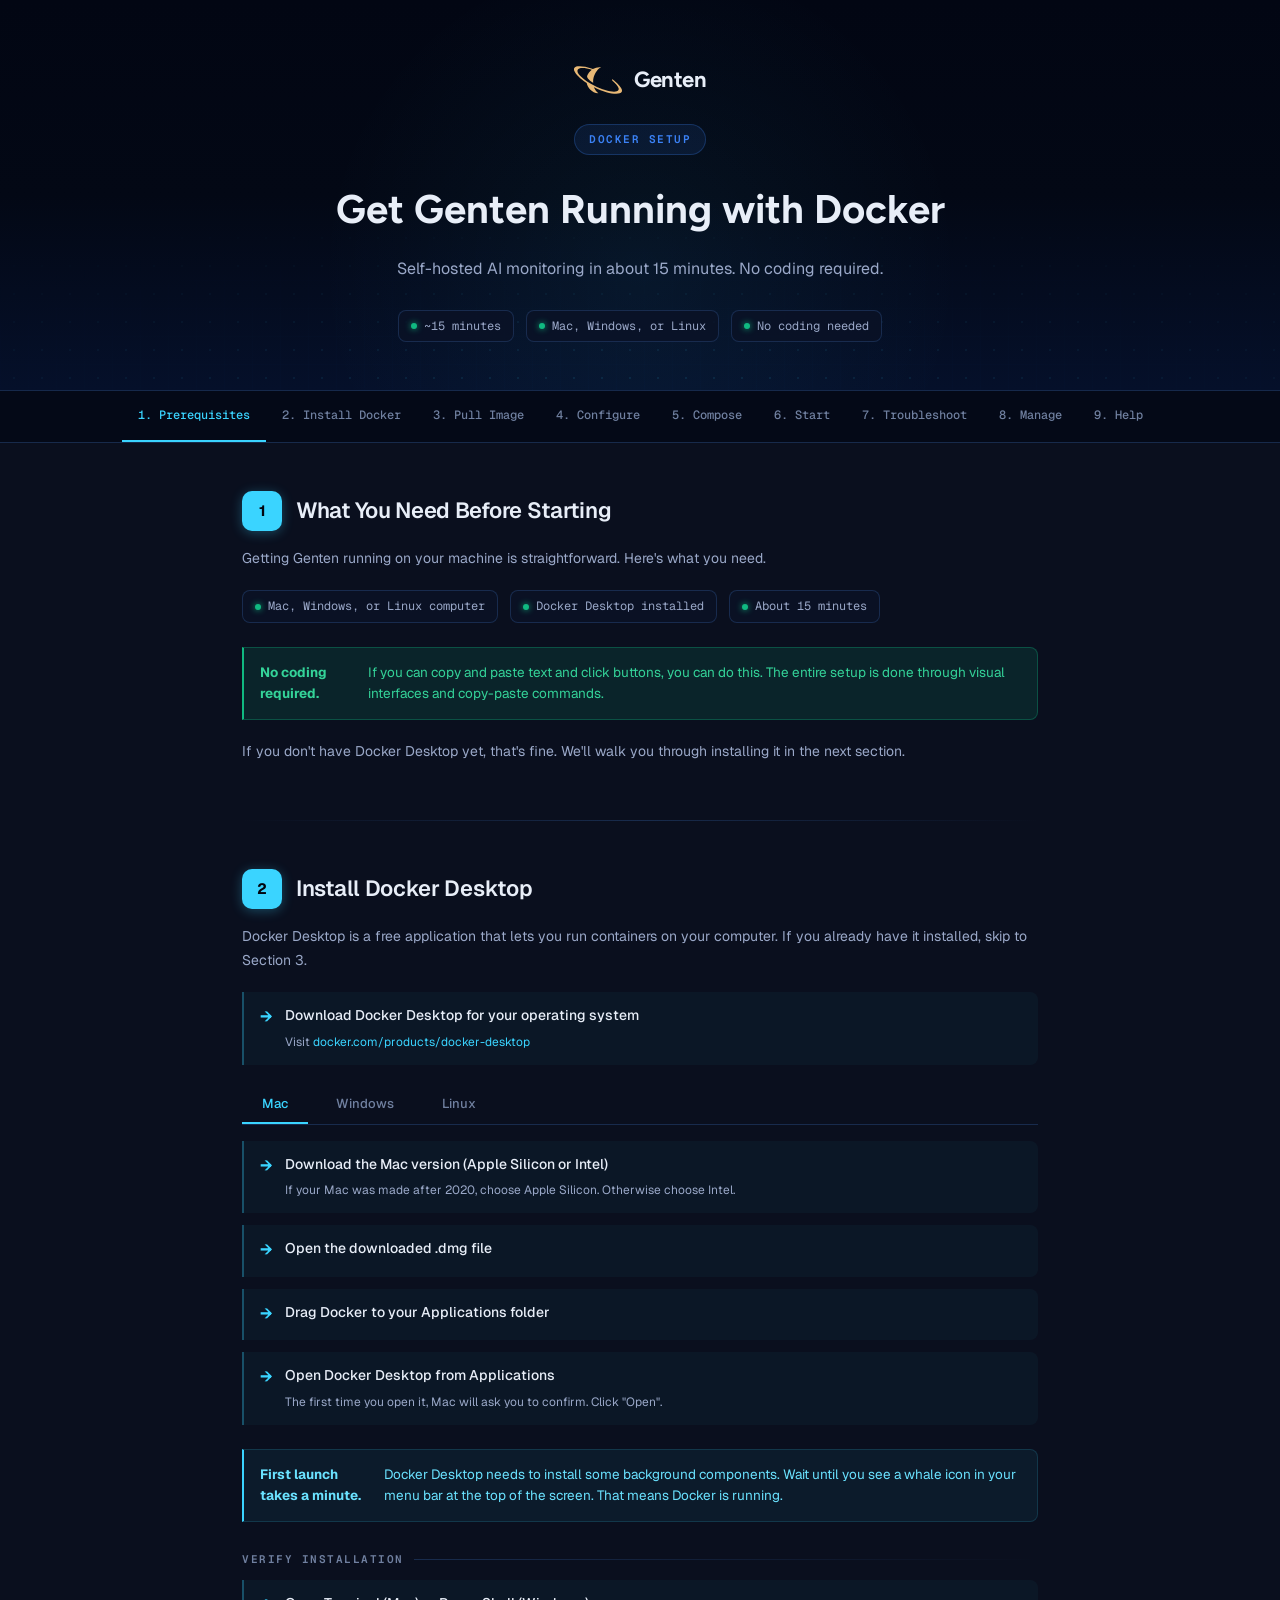
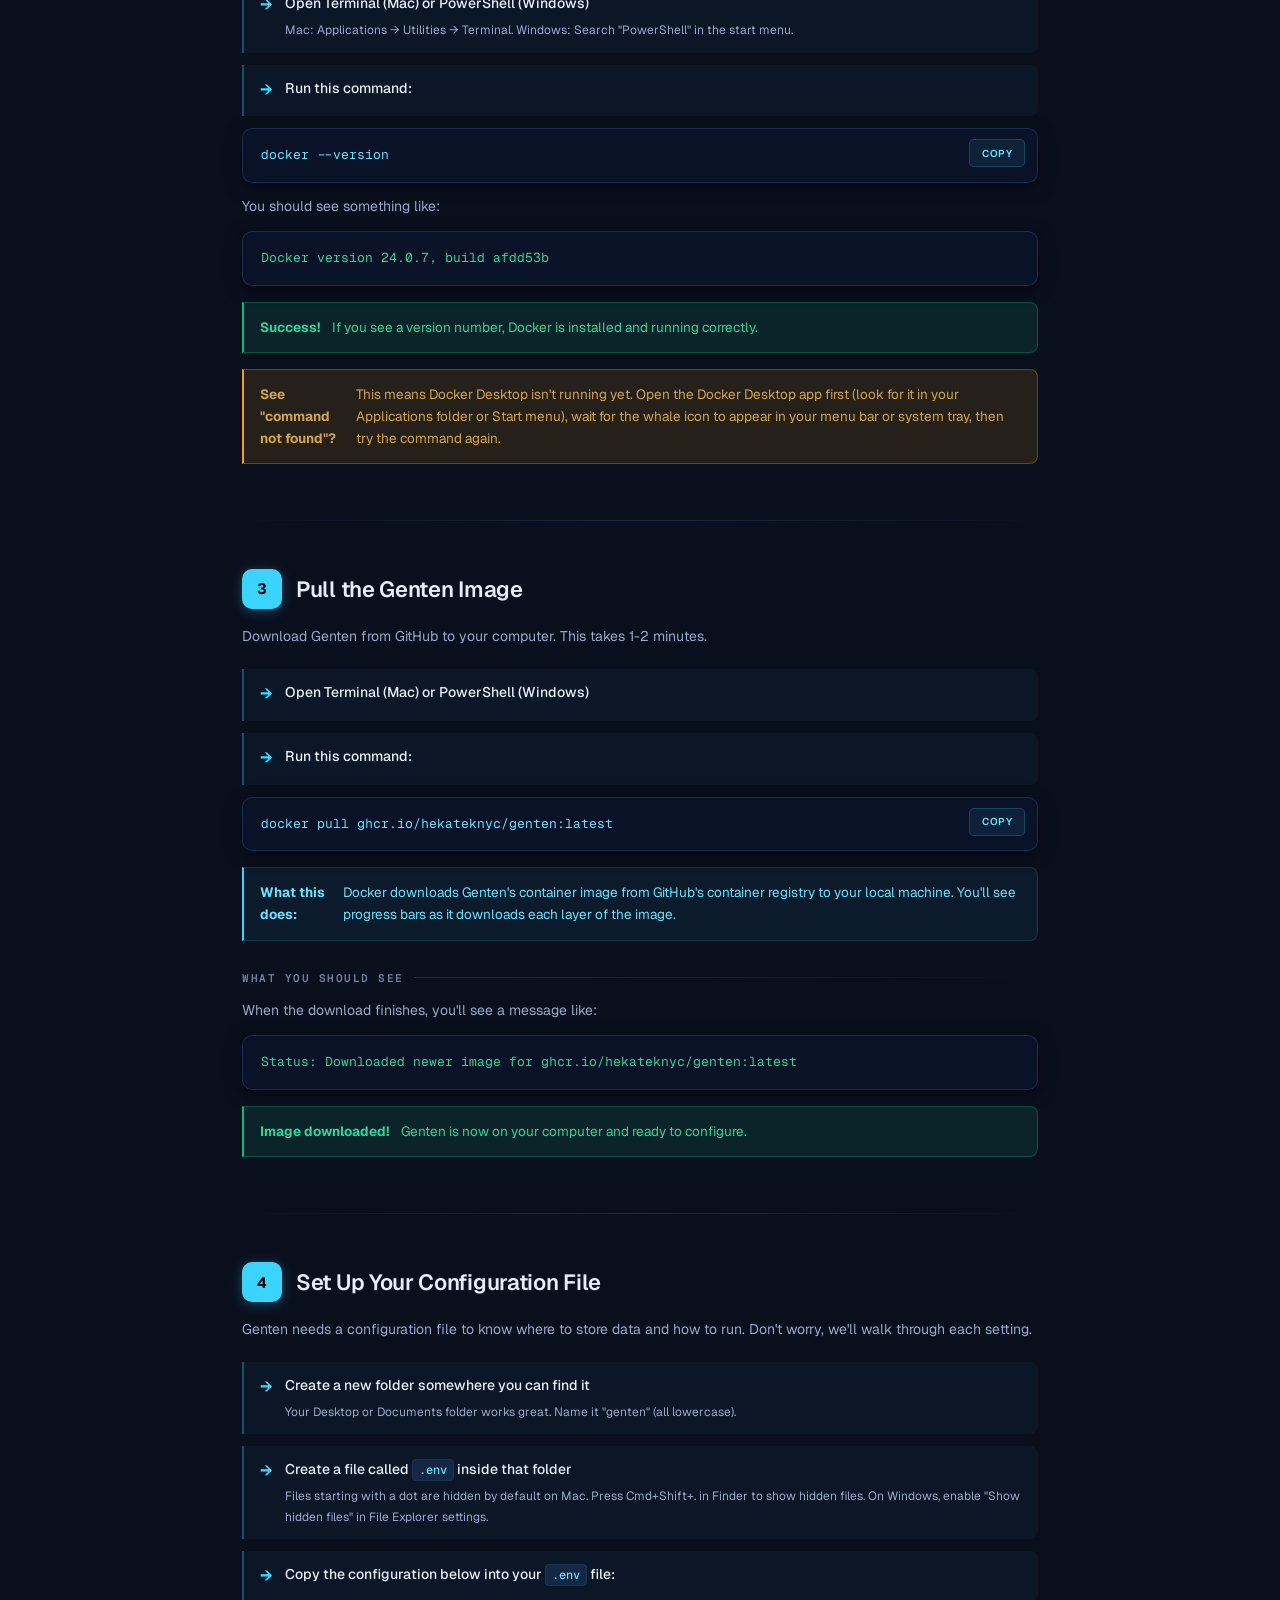
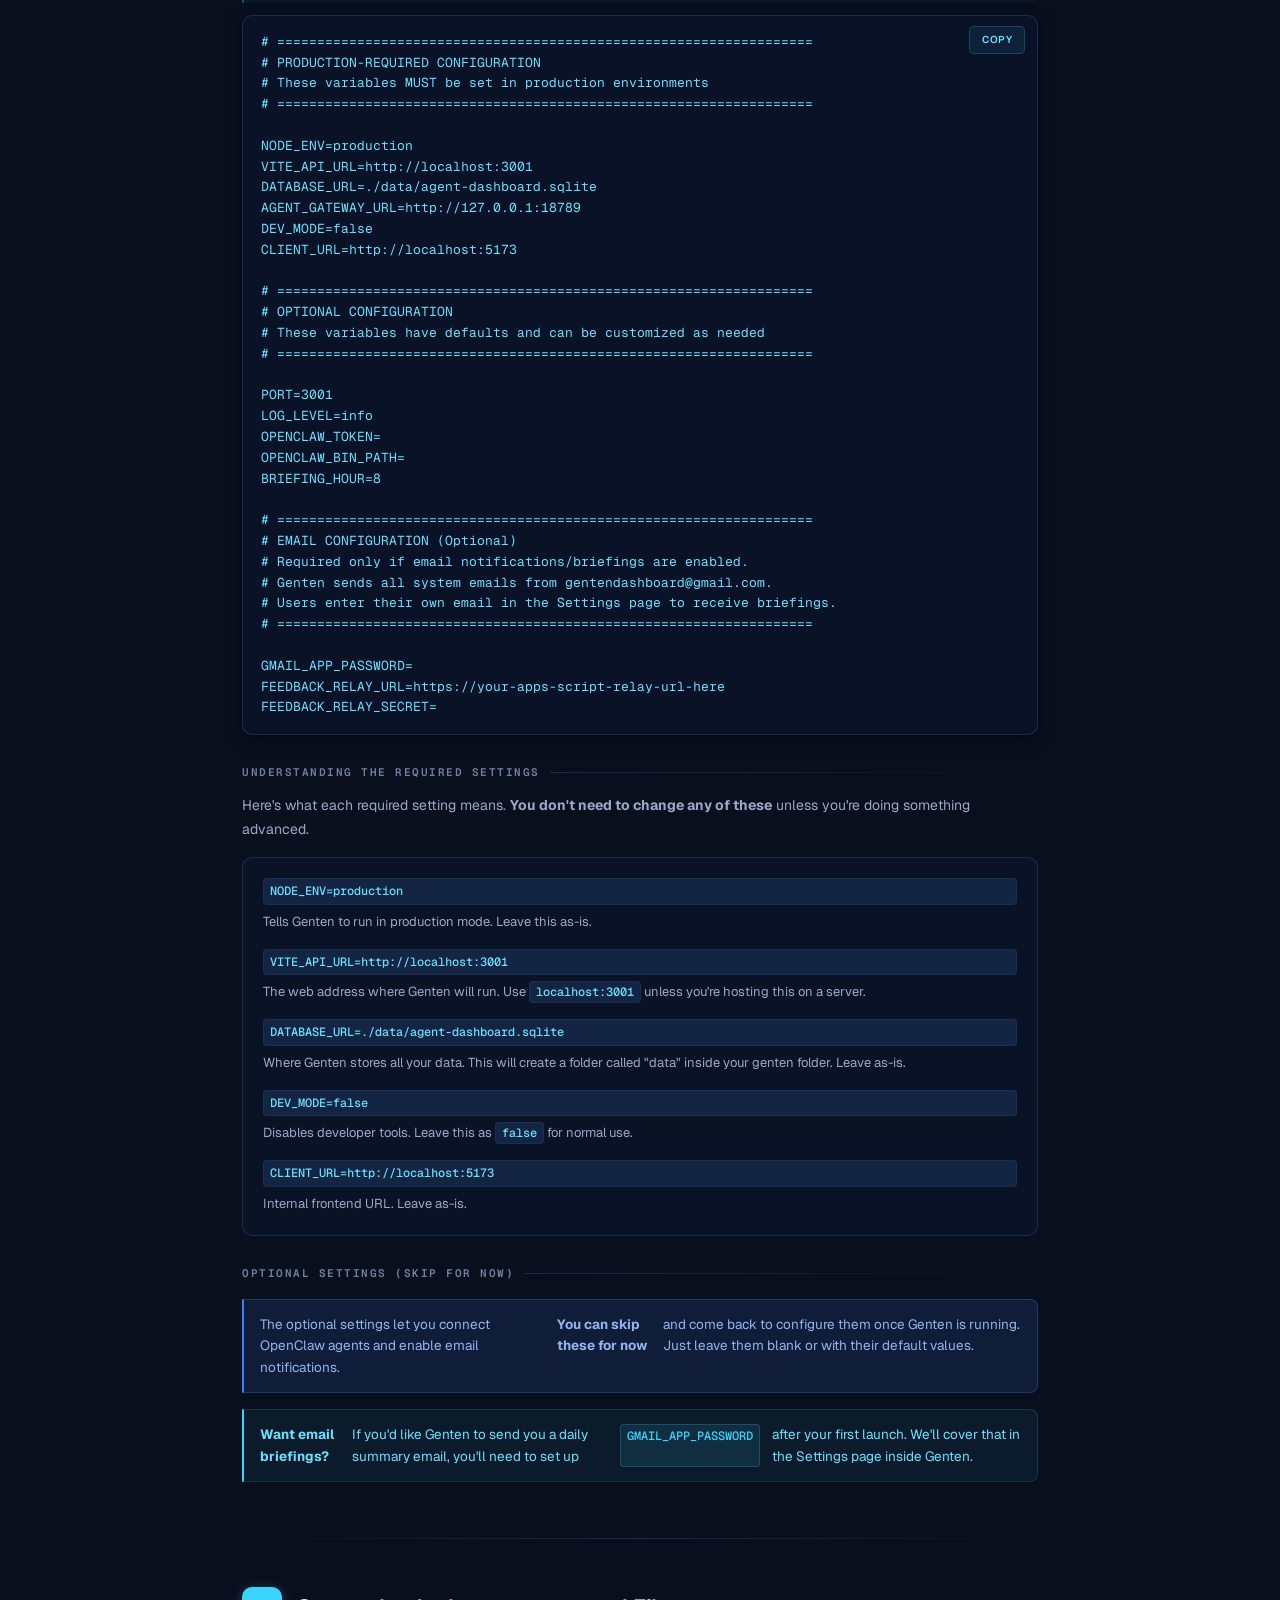
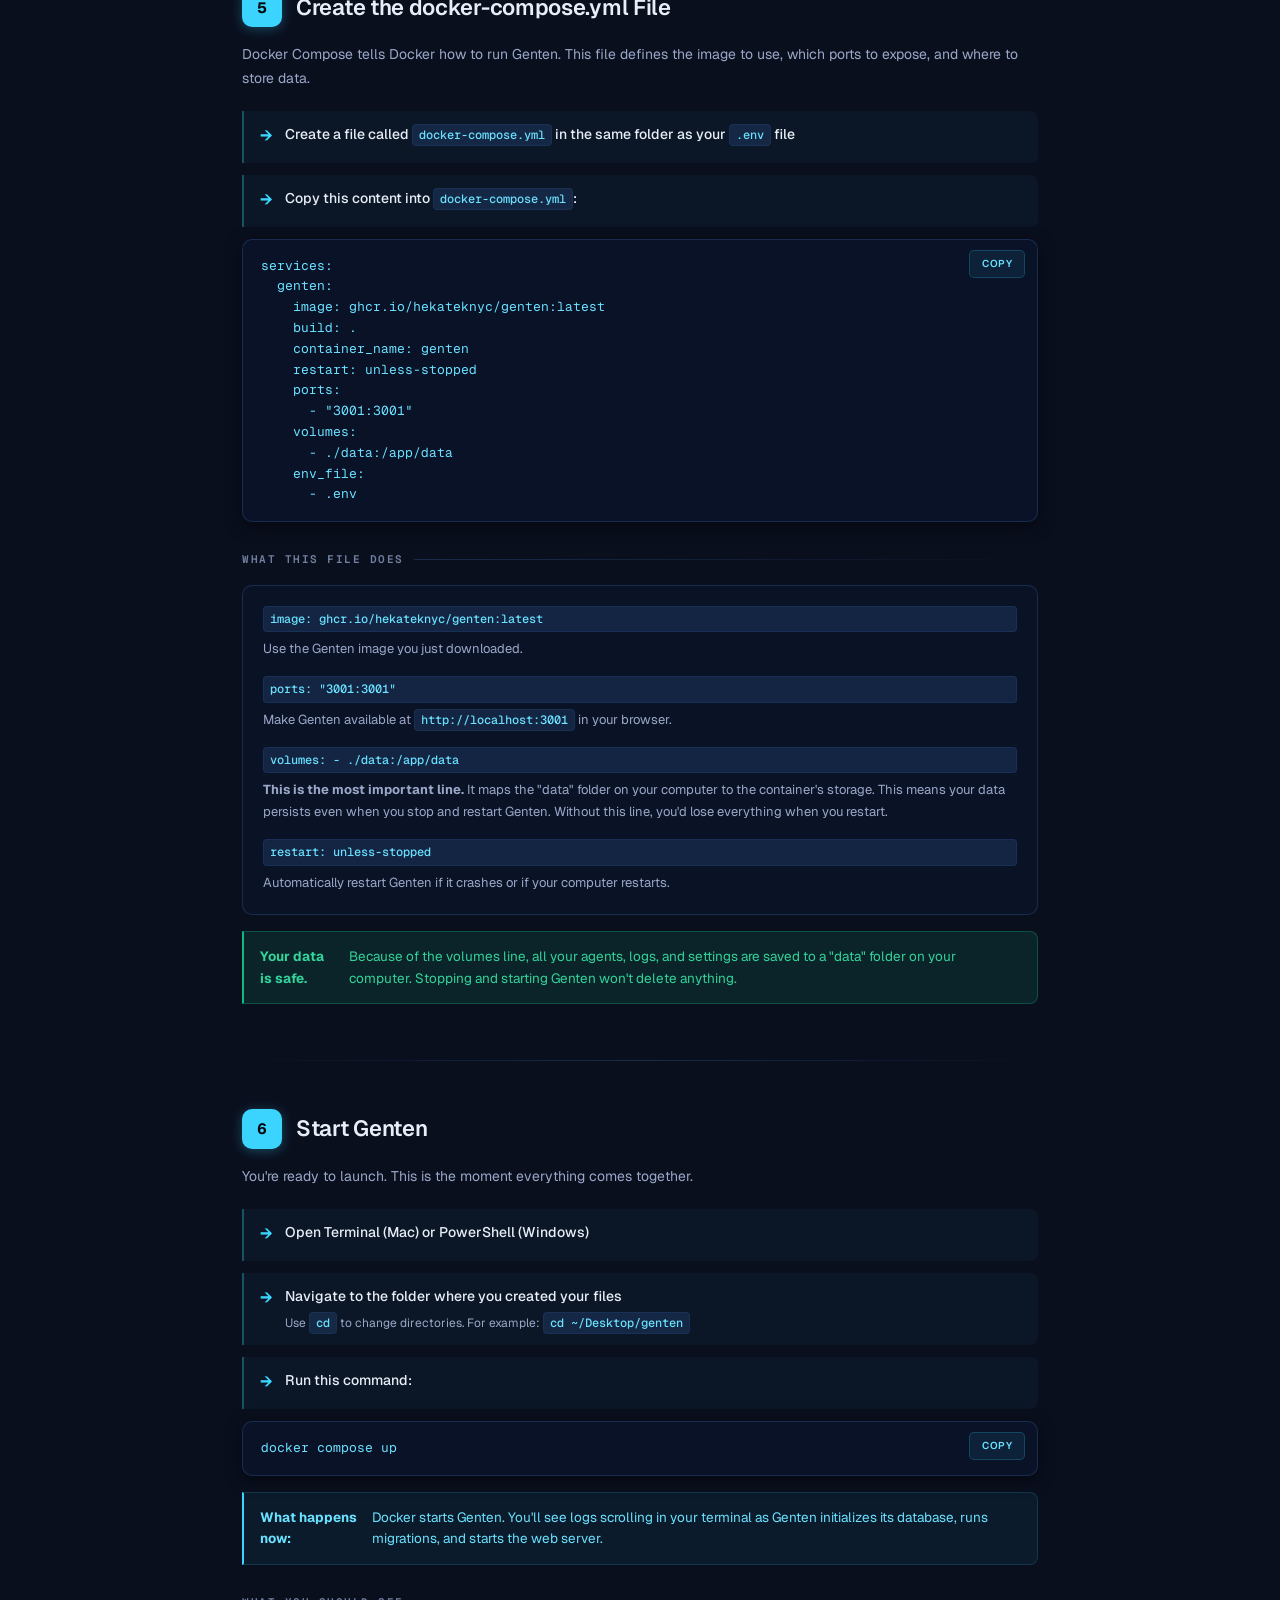
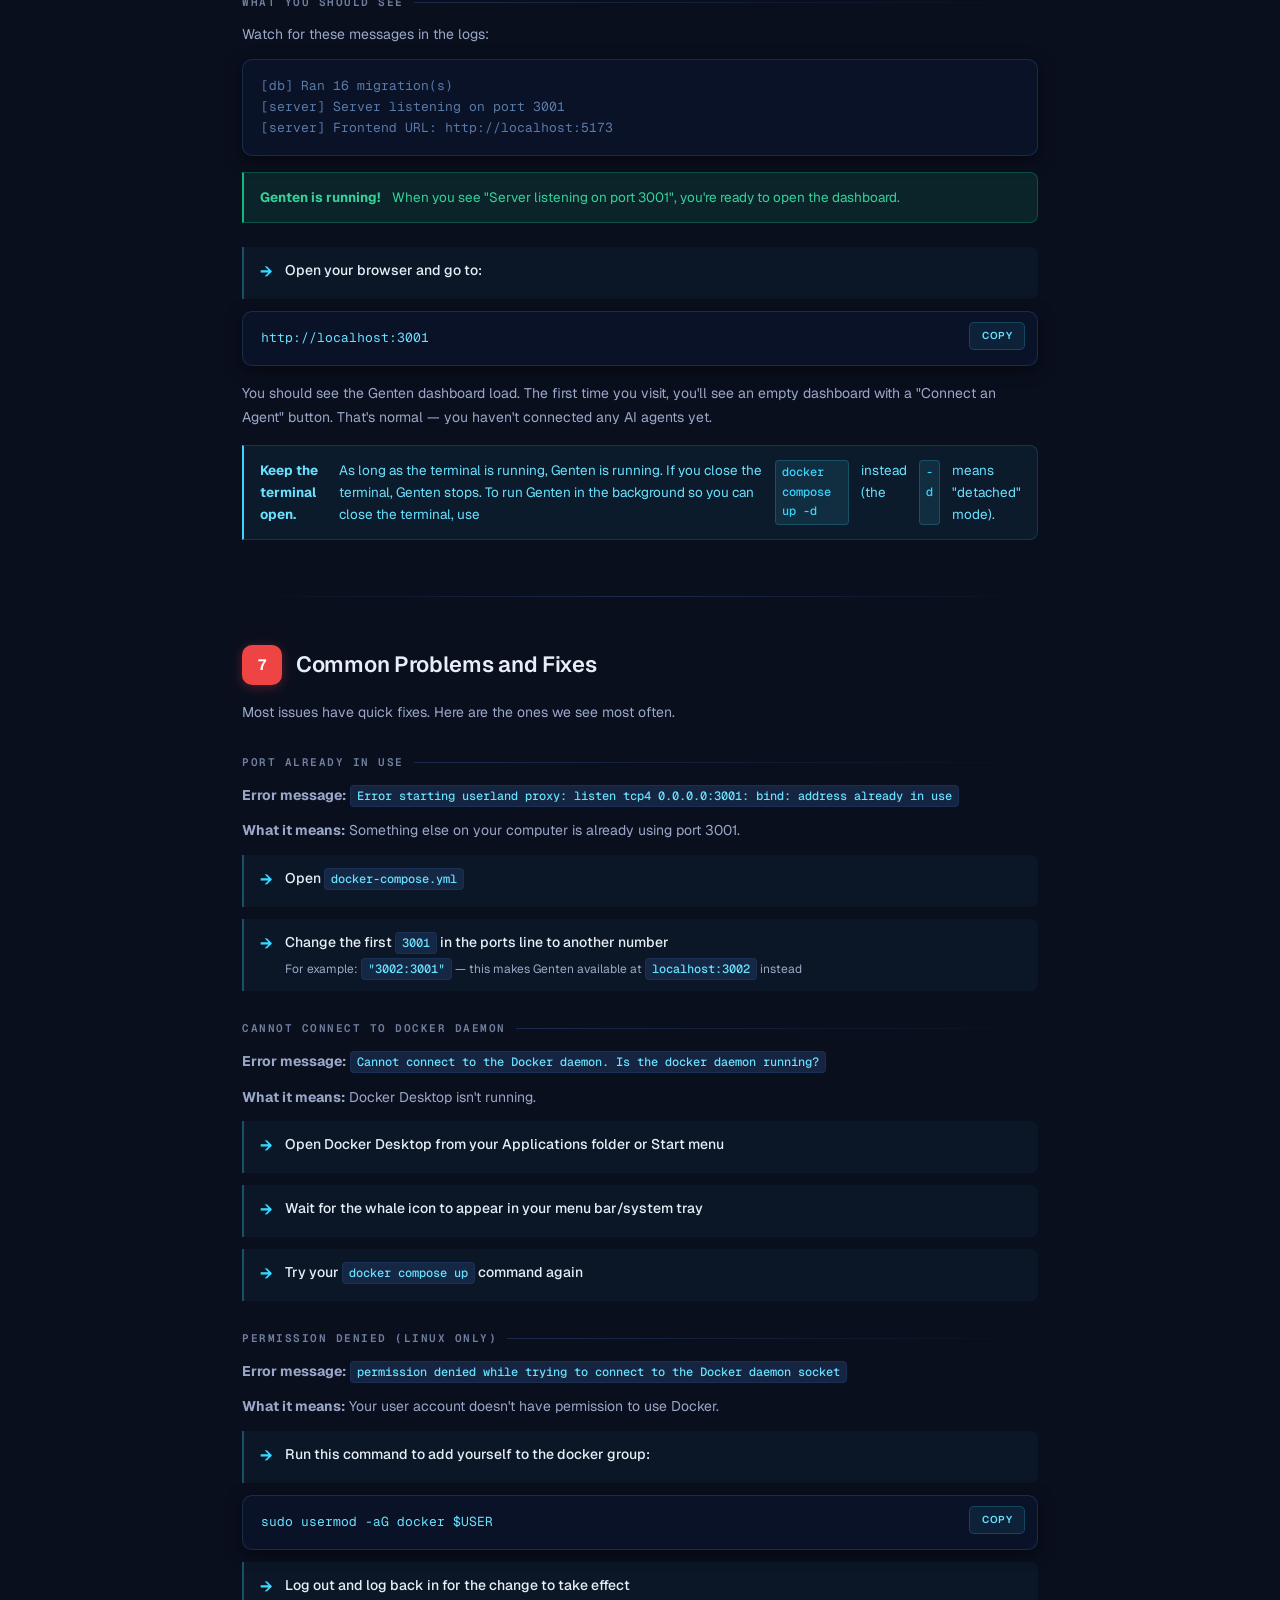
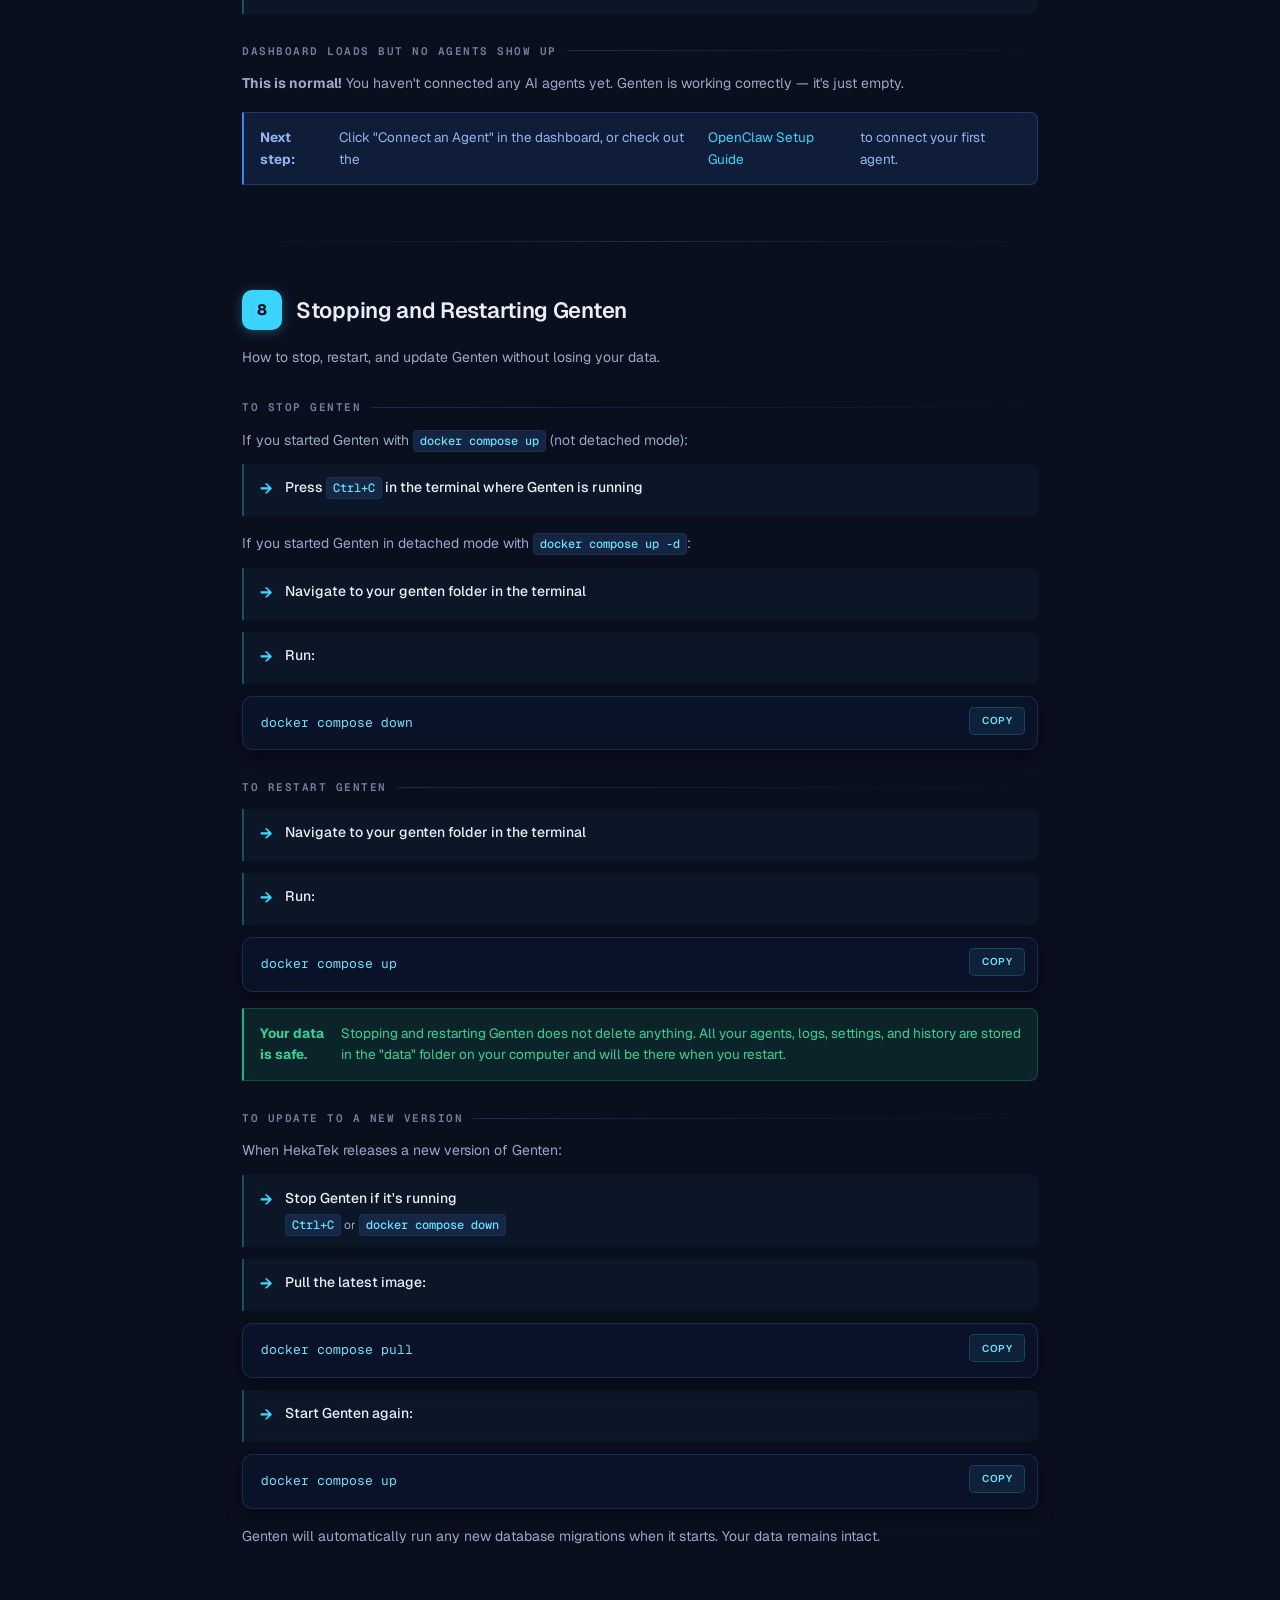
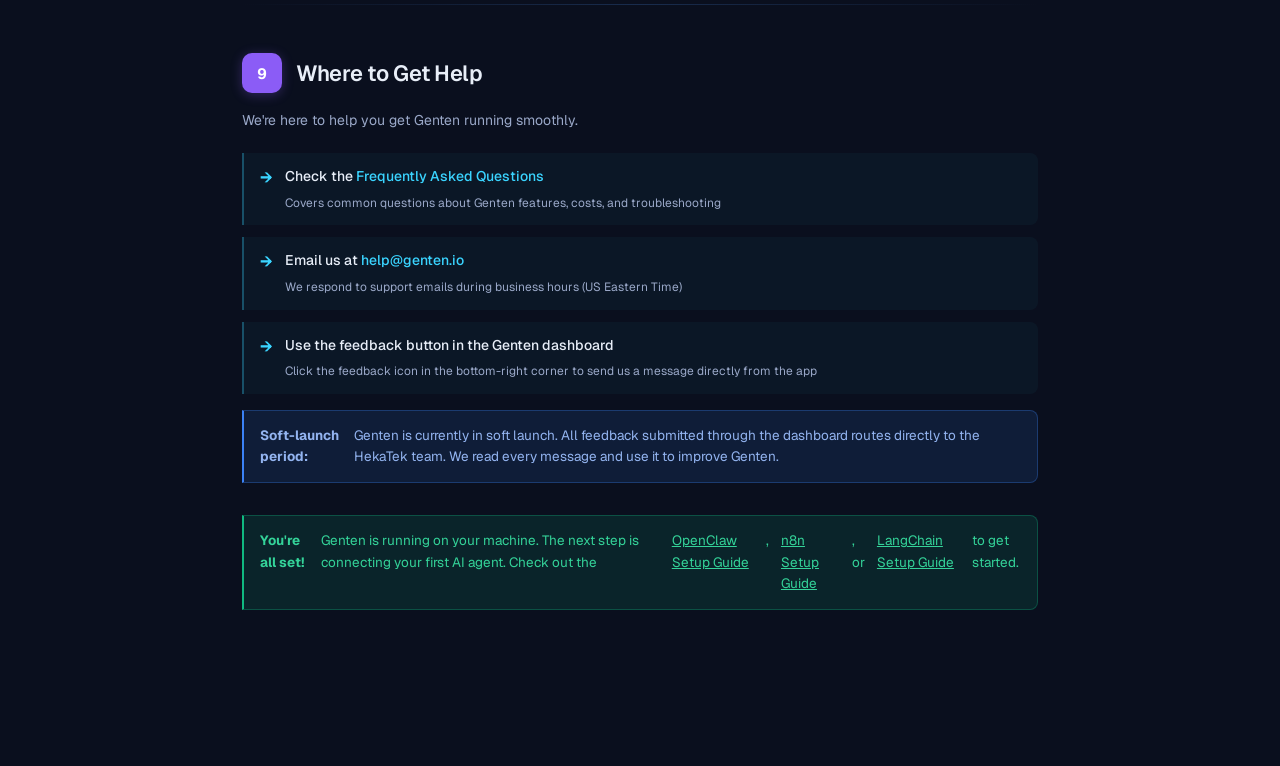
<file: Genten_Docker_Setup_Guide.html>
<!doctype html>
<html lang="en">
  <head>
    <meta charset="UTF-8" />
    <meta name="viewport" content="width=device-width, initial-scale=1.0" />
    <title>Genten — Docker Setup Guide</title>
    <link
      href="https://fonts.googleapis.com/css2?family=Instrument+Serif:ital@0;1&family=Geist:wght@300;400;500;600;700&family=Geist+Mono:wght@400;500&family=Figtree:wght@400;500;600;700&display=swap"
      rel="stylesheet"
    />
    <style>
      :root {
        --bg: #0a0f1e;
        --bg-card: #0a1226;
        --bg-card-alt: #050a18;
        --bg-card-hover: #0e1a30;
        --text-primary: #e8eef8;
        --text-secondary: #9aa8c8;
        --text-tertiary: #7080a0;
        --border: rgba(28, 51, 89, 0.8);
        --border-soft: rgba(28, 51, 89, 0.4);
        --shadow-sm: 0 1px 3px rgba(0, 0, 0, 0.4), 0 1px 2px rgba(0, 0, 0, 0.3);
        --shadow-md: 0 4px 16px rgba(0, 0, 0, 0.5);
        --shadow-lg: 0 8px 32px rgba(0, 0, 0, 0.6);

        --accent: #3ad4ff;
        --accent-soft: #6ae2ff;
        --warm: #e8b875;

        --amethyst: #8b5cf6;
        --amethyst-bg: rgba(139, 92, 246, 0.12);
        --amethyst-border: rgba(139, 92, 246, 0.3);

        --sapphire: #3b82f6;
        --sapphire-bg: rgba(59, 130, 246, 0.12);
        --sapphire-border: rgba(59, 130, 246, 0.3);

        --emerald: #10b981;
        --emerald-bg: rgba(16, 185, 129, 0.12);
        --emerald-border: rgba(16, 185, 129, 0.3);

        --topaz: #f59e0b;
        --topaz-bg: rgba(245, 158, 11, 0.12);
        --topaz-border: rgba(245, 158, 11, 0.3);

        --ruby: #ef4444;
        --ruby-bg: rgba(239, 68, 68, 0.12);
        --ruby-border: rgba(239, 68, 68, 0.3);

        --aqua: #06b6d4;
        --aqua-bg: rgba(6, 182, 212, 0.12);
        --aqua-border: rgba(6, 182, 212, 0.3);
      }

      * {
        box-sizing: border-box;
        margin: 0;
        padding: 0;
      }

      body {
        background: var(--bg);
        color: var(--text-primary);
        font-family:
          "Geist",
          -apple-system,
          BlinkMacSystemFont,
          sans-serif;
        font-size: 15px;
        line-height: 1.7;
      }

      /* ── Header ── */
      .guide-header {
        background: linear-gradient(
          180deg,
          #020613 0%,
          #030815 50%,
          #05102a 100%
        );
        border-bottom: 1px solid var(--border);
        padding: 56px 48px 48px;
        text-align: center;
        position: relative;
        overflow: hidden;
      }
      .guide-header::before {
        content: "";
        position: absolute;
        top: -80px;
        left: 50%;
        transform: translateX(-50%);
        width: 700px;
        height: 700px;
        background: radial-gradient(
          circle,
          rgba(58, 212, 255, 0.06) 0%,
          transparent 65%
        );
        pointer-events: none;
      }
      .guide-header::after {
        content: "";
        position: absolute;
        inset: 0;
        background-image:
          radial-gradient(circle at center, #3ad4ff 0.5px, transparent 1px),
          linear-gradient(to right, #1a6fb822 1px, transparent 1px),
          linear-gradient(to bottom, #1a6fb822 1px, transparent 1px);
        background-size:
          28px 28px,
          28px 28px,
          28px 28px;
        mask-image: radial-gradient(
          ellipse 80% 60% at 50% 110%,
          #000 0%,
          transparent 100%
        );
        -webkit-mask-image: radial-gradient(
          ellipse 80% 60% at 50% 110%,
          #000 0%,
          transparent 100%
        );
        opacity: 0.2;
        pointer-events: none;
      }

      .header-logo {
        display: flex;
        align-items: center;
        justify-content: center;
        gap: 12px;
        margin-bottom: 20px;
        position: relative;
        z-index: 1;
      }
      .header-seal {
        width: 48px;
        height: 48px;
        display: flex;
        align-items: center;
        justify-content: center;
      }
      .header-wordmark {
        font-family: "Figtree", sans-serif;
        font-size: 22px;
        font-weight: 700;
        letter-spacing: 0.5px;
        color: var(--text-primary);
        letter-spacing: -0.5px;
      }

      .header-badge {
        display: inline-flex;
        align-items: center;
        gap: 8px;
        background: rgba(59, 130, 246, 0.1);
        border: 1px solid rgba(59, 130, 246, 0.25);
        color: var(--sapphire);
        font-size: 11px;
        font-weight: 600;
        letter-spacing: 1.5px;
        text-transform: uppercase;
        padding: 5px 14px;
        border-radius: 999px;
        margin-bottom: 20px;
        font-family: "Geist Mono", monospace;
        position: relative;
        z-index: 1;
      }

      .guide-header h1 {
        font-size: clamp(26px, 5vw, 40px);
        font-weight: 700;
        letter-spacing: 0;
        margin-bottom: 12px;
        color: var(--text-primary);
        font-family: "Figtree", sans-serif;
        position: relative;
        z-index: 1;
      }
      .guide-header > p {
        font-size: 16px;
        color: var(--text-secondary);
        max-width: 560px;
        margin: 0 auto 28px;
        line-height: 1.7;
        position: relative;
        z-index: 1;
      }
      .prereq-bar {
        display: flex;
        justify-content: center;
        gap: 12px;
        flex-wrap: wrap;
        position: relative;
        z-index: 1;
      }
      .prereq-item {
        display: flex;
        align-items: center;
        gap: 7px;
        font-size: 12px;
        color: var(--text-secondary);
        background: rgba(10, 18, 38, 0.8);
        border: 1px solid var(--border);
        padding: 5px 12px;
        border-radius: 8px;
        font-family: "Geist Mono", monospace;
      }
      .prereq-dot {
        width: 6px;
        height: 6px;
        border-radius: 50%;
        background: var(--emerald);
        box-shadow: 0 0 6px var(--emerald);
      }

      /* ── Progress Nav ── */
      .progress-nav {
        background: rgba(5, 10, 24, 0.95);
        border-bottom: 1px solid var(--border);
        padding: 0 48px;
        display: flex;
        justify-content: center;
        gap: 0;
        overflow-x: auto;
        scrollbar-width: none;
        position: sticky;
        top: 0;
        z-index: 50;
        backdrop-filter: blur(12px);
      }
      .progress-nav::-webkit-scrollbar {
        display: none;
      }
      .nav-pill {
        display: flex;
        align-items: center;
        gap: 8px;
        padding: 14px 16px;
        font-size: 12px;
        font-weight: 500;
        color: var(--text-tertiary);
        text-decoration: none;
        border-bottom: 2px solid transparent;
        white-space: nowrap;
        transition: all 0.15s;
        font-family: "Geist Mono", monospace;
      }
      .nav-pill:hover {
        color: var(--accent);
      }
      .nav-pill.active {
        color: var(--accent);
        border-bottom-color: var(--accent);
      }

      /* ── Layout ── */
      .content {
        max-width: 860px;
        margin: 0 auto;
        padding: 48px 32px 100px;
      }

      /* ── Section ── */
      .section {
        margin-bottom: 56px;
      }

      .step-header {
        display: flex;
        align-items: center;
        gap: 14px;
        margin-bottom: 16px;
      }
      .step-number {
        width: 40px;
        height: 40px;
        border-radius: 10px;
        background: var(--accent);
        color: #02050f;
        font-size: 15px;
        font-weight: 700;
        display: flex;
        align-items: center;
        justify-content: center;
        flex-shrink: 0;
        box-shadow: 0 2px 12px rgba(58, 212, 255, 0.3);
      }
      .step-number.warn {
        background: var(--ruby);
        color: #fff;
        box-shadow: 0 2px 12px rgba(239, 68, 68, 0.3);
      }
      .step-number.help {
        background: var(--amethyst);
        color: #fff;
        box-shadow: 0 2px 12px rgba(139, 92, 246, 0.3);
      }

      .step-header h2 {
        font-size: 22px;
        font-weight: 600;
        color: var(--text-primary);
        letter-spacing: -0.3px;
      }
      .step-subtitle {
        font-size: 14px;
        color: var(--text-secondary);
        margin-bottom: 20px;
      }

      /* ── Section label ── */
      .section-label {
        font-size: 11px;
        font-weight: 600;
        letter-spacing: 1.5px;
        text-transform: uppercase;
        color: var(--text-tertiary);
        margin: 28px 0 12px;
        display: flex;
        align-items: center;
        gap: 10px;
        font-family: "Geist Mono", monospace;
      }
      .section-label::after {
        content: "";
        flex: 1;
        height: 1px;
        background: linear-gradient(90deg, var(--border), transparent);
      }

      /* ── Code blocks ── */
      .code-block {
        background: #0a1228;
        border: 1px solid var(--border);
        border-radius: 10px;
        padding: 16px 18px;
        margin: 12px 0;
        position: relative;
        overflow-x: auto;
        box-shadow: var(--shadow-md);
      }
      .code-block pre {
        font-family: "Geist Mono", monospace;
        font-size: 13px;
        color: var(--accent-soft);
        white-space: pre-wrap;
        word-break: break-all;
        line-height: 1.6;
        margin: 0;
        padding-right: 80px;
      }
      .copy-btn {
        position: absolute;
        top: 10px;
        right: 12px;
        background: rgba(58, 212, 255, 0.08);
        border: 1px solid rgba(58, 212, 255, 0.2);
        color: var(--accent-soft);
        font-size: 10px;
        font-weight: 600;
        letter-spacing: 0.5px;
        text-transform: uppercase;
        padding: 4px 12px;
        border-radius: 5px;
        cursor: pointer;
        min-height: 28px;
        font-family: "Geist", sans-serif;
        transition: all 0.15s;
      }
      .copy-btn:hover {
        background: rgba(58, 212, 255, 0.15);
      }
      .copy-btn.copied {
        color: #34d399;
        border-color: rgba(52, 211, 153, 0.3);
        background: rgba(52, 211, 153, 0.1);
      }

      /* ── Info/warn/success/tip blocks ── */
      .warning-block,
      .info-block,
      .success-block,
      .tip-block {
        display: flex;
        gap: 12px;
        padding: 14px 16px;
        border-radius: 0 8px 8px 0;
        margin: 16px 0;
        font-size: 13.5px;
        line-height: 1.6;
      }
      .warning-block {
        background: var(--topaz-bg);
        border: 1px solid var(--topaz-border);
        color: #d4a44a;
        border-left: 2px solid var(--topaz);
      }
      .info-block {
        background: var(--sapphire-bg);
        border: 1px solid var(--sapphire-border);
        color: #93b4f0;
        border-left: 2px solid var(--sapphire);
      }
      .success-block {
        background: var(--emerald-bg);
        border: 1px solid var(--emerald-border);
        color: #34d399;
        border-left: 2px solid var(--emerald);
      }
      .tip-block {
        background: rgba(58, 212, 255, 0.06);
        border: 1px solid rgba(58, 212, 255, 0.15);
        color: var(--accent-soft);
        border-left: 2px solid var(--accent);
      }

      .info-block code {
        background: rgba(59, 130, 246, 0.15);
        color: #93b4f0;
        border-color: rgba(59, 130, 246, 0.2);
      }
      .warning-block code {
        background: rgba(245, 158, 11, 0.15);
        color: #fde68a;
        border-color: rgba(245, 158, 11, 0.2);
      }
      .success-block code {
        background: rgba(16, 185, 129, 0.15);
        color: #34d399;
        border-color: rgba(16, 185, 129, 0.2);
      }
      .tip-block code {
        background: rgba(58, 212, 255, 0.1);
        color: var(--accent);
        border-color: rgba(58, 212, 255, 0.2);
      }

      /* ── Action blocks ── */
      .action-block {
        display: flex;
        align-items: flex-start;
        gap: 12px;
        padding: 12px 16px;
        margin: 12px 0;
        background: rgba(58, 212, 255, 0.04);
        border-left: 2px solid rgba(58, 212, 255, 0.3);
        border-radius: 0 8px 8px 0;
      }
      .action-marker {
        color: var(--accent);
        font-weight: 700;
        font-size: 16px;
        flex-shrink: 0;
        line-height: 1.6;
      }
      .action-content {
        flex: 1;
      }
      .action-text {
        font-size: 14px;
        font-weight: 500;
        color: var(--text-primary);
        margin-bottom: 4px;
      }
      .action-note {
        font-size: 12px;
        color: var(--text-secondary);
        margin: 0;
      }

      /* ── Inline code ── */
      code {
        font-family: "Geist Mono", monospace;
        font-size: 12px;
        background: rgba(28, 51, 89, 0.6);
        padding: 2px 6px;
        border-radius: 4px;
        color: var(--accent-soft);
        font-weight: 500;
        border: 1px solid rgba(28, 51, 89, 0.8);
      }

      /* ── Divider ── */
      .divider {
        height: 1px;
        background: linear-gradient(
          90deg,
          transparent,
          var(--border),
          transparent
        );
        margin: 48px 0;
      }

      /* ── Platform tabs ── */
      .platform-tabs {
        display: flex;
        gap: 8px;
        margin: 20px 0 16px;
        border-bottom: 1px solid var(--border);
      }
      .platform-tab {
        padding: 10px 20px;
        font-size: 13px;
        font-weight: 500;
        color: var(--text-tertiary);
        background: transparent;
        border: none;
        border-bottom: 2px solid transparent;
        cursor: pointer;
        transition: all 0.15s;
        font-family: "Geist", sans-serif;
      }
      .platform-tab:hover {
        color: var(--text-primary);
      }
      .platform-tab.active {
        color: var(--accent);
        border-bottom-color: var(--accent);
      }
      .platform-content {
        display: none;
      }
      .platform-content.active {
        display: block;
      }
    </style>
  </head>
  <body>
    <!-- Header -->
    <header class="guide-header">
      <div class="header-logo">
        <div class="header-seal">
          <svg
            role="img"
            viewBox="0 0 24 24"
            xmlns="http://www.w3.org/2000/svg"
            aria-label="Genten"
          >
            <title>Saturn</title>
            <path
              fill="#E8B875"
              d="M19.039 11.459c.001.015.022.244.03.407.006.113 0 .29 0 .3.003 0 .029.023.03.024 1.428 1.17 2.943 2.767 3.204 3.94.073.325.056.618-.072.868-.152.293-.439.503-.834.638-2.046.7-6.925-.642-10.907-2.609-2.845-1.406-5.342-3.081-7.032-4.719-1.57-1.523-1.995-2.71-1.59-3.427.155-.271.42-.472.776-.609 1.299-.507 3.788-.152 6.239.579-1.16.866-1.968 2.034-2.342 3.202l-.001.007a.051.051 0 0 1-.001.006c-.115 1.07 1.434 2.47 3 3.25-.002-.006.084.032.084.026-.002-.006-.015-.109-.017-.113-.366-2.66 1.648-6.64 3.765-7.513.136-.056.254-.09.27-.095l-.273-.027c-.074-.006-.148-.013-.228-.015a7.464 7.464 0 0 0-.272-.01 6.443 6.443 0 0 0-3.4.892C5.378 5.057 2.383 4.892 1.13 5.31c-.497.167-.833.418-1 .751-.174.35-.175.79-.002 1.306.57 1.704 3.058 4.032 6.211 6.099.457 2.407 2.615 4.875 5.703 5.204l.142.015a.278.278 0 0 1 .05 0 6.618 6.618 0 0 0-.173-.132c-.955-.736-1.813-1.949-2.107-3l.185.093.143.07c4.985 2.465 10.215 3.72 12.53 2.947.519-.174.9-.418 1.075-.768.167-.335.139-.78-.029-1.278-.436-1.3-2.304-3.284-4.675-5.052a5.003 5.003 0 0 0-.145-.107"
            />
          </svg>
          <!-- <svg width="28" height="28" viewBox="0 0 24 24" fill="none" xmlns="http://www.w3.org/2000/svg">
        <circle cx="12" cy="12" r="10" stroke="#E8B875" stroke-width="1.5"/>
        <circle cx="12" cy="12" r="3" fill="#E8B875"/>
      </svg> -->
        </div>
        <div class="header-wordmark">Genten</div>
      </div>
      <div class="header-badge">DOCKER SETUP</div>
      <h1>Get Genten Running with Docker</h1>
      <p>Self-hosted AI monitoring in about 15 minutes. No coding required.</p>
      <div class="prereq-bar">
        <div class="prereq-item">
          <div class="prereq-dot"></div>
          ~15 minutes
        </div>
        <div class="prereq-item">
          <div class="prereq-dot"></div>
          Mac, Windows, or Linux
        </div>
        <div class="prereq-item">
          <div class="prereq-dot"></div>
          No coding needed
        </div>
      </div>
    </header>

    <!-- Progress Nav -->
    <nav class="progress-nav">
      <a href="#prerequisites" class="nav-pill active">1. Prerequisites</a>
      <a href="#install-docker" class="nav-pill">2. Install Docker</a>
      <a href="#pull-image" class="nav-pill">3. Pull Image</a>
      <a href="#config-file" class="nav-pill">4. Configure</a>
      <a href="#docker-compose" class="nav-pill">5. Compose</a>
      <a href="#start-genten" class="nav-pill">6. Start</a>
      <a href="#troubleshooting" class="nav-pill">7. Troubleshoot</a>
      <a href="#manage" class="nav-pill">8. Manage</a>
      <a href="#help" class="nav-pill">9. Help</a>
    </nav>

    <!-- Content -->
    <div class="content">
      <!-- Section 1: Prerequisites -->
      <section id="prerequisites" class="section">
        <div class="step-header">
          <div class="step-number">1</div>
          <h2>What You Need Before Starting</h2>
        </div>
        <p class="step-subtitle">
          Getting Genten running on your machine is straightforward. Here's what
          you need.
        </p>

        <div
          class="prereq-bar"
          style="justify-content: flex-start; margin-top: 20px"
        >
          <div class="prereq-item">
            <div class="prereq-dot"></div>
            Mac, Windows, or Linux computer
          </div>
          <div class="prereq-item">
            <div class="prereq-dot"></div>
            Docker Desktop installed
          </div>
          <div class="prereq-item">
            <div class="prereq-dot"></div>
            About 15 minutes
          </div>
        </div>

        <div class="success-block" style="margin-top: 24px">
          <strong>No coding required.</strong> If you can copy and paste text
          and click buttons, you can do this. The entire setup is done through
          visual interfaces and copy-paste commands.
        </div>

        <p
          style="
            margin-top: 20px;
            color: var(--text-secondary);
            font-size: 14px;
          "
        >
          If you don't have Docker Desktop yet, that's fine. We'll walk you
          through installing it in the next section.
        </p>
      </section>

      <div class="divider"></div>

      <!-- Section 2: Install Docker Desktop -->
      <section id="install-docker" class="section">
        <div class="step-header">
          <div class="step-number">2</div>
          <h2>Install Docker Desktop</h2>
        </div>
        <p class="step-subtitle">
          Docker Desktop is a free application that lets you run containers on
          your computer. If you already have it installed, skip to Section 3.
        </p>

        <div class="action-block">
          <div class="action-marker">→</div>
          <div class="action-content">
            <div class="action-text">
              Download Docker Desktop for your operating system
            </div>
            <div class="action-note">
              Visit
              <a
                href="https://www.docker.com/products/docker-desktop/"
                target="_blank"
                style="color: var(--accent); text-decoration: none"
                >docker.com/products/docker-desktop</a
              >
            </div>
          </div>
        </div>

        <!-- SCREENSHOT: Docker Desktop download page -->

        <div class="platform-tabs">
          <button class="platform-tab active" onclick="showPlatform('mac')">
            Mac
          </button>
          <button class="platform-tab" onclick="showPlatform('windows')">
            Windows
          </button>
          <button class="platform-tab" onclick="showPlatform('linux')">
            Linux
          </button>
        </div>

        <div id="platform-mac" class="platform-content active">
          <div class="action-block">
            <div class="action-marker">→</div>
            <div class="action-content">
              <div class="action-text">
                Download the Mac version (Apple Silicon or Intel)
              </div>
              <div class="action-note">
                If your Mac was made after 2020, choose Apple Silicon. Otherwise
                choose Intel.
              </div>
            </div>
          </div>

          <div class="action-block">
            <div class="action-marker">→</div>
            <div class="action-content">
              <div class="action-text">Open the downloaded .dmg file</div>
            </div>
          </div>

          <div class="action-block">
            <div class="action-marker">→</div>
            <div class="action-content">
              <div class="action-text">
                Drag Docker to your Applications folder
              </div>
            </div>
          </div>

          <div class="action-block">
            <div class="action-marker">→</div>
            <div class="action-content">
              <div class="action-text">
                Open Docker Desktop from Applications
              </div>
              <div class="action-note">
                The first time you open it, Mac will ask you to confirm. Click
                "Open".
              </div>
            </div>
          </div>

          <!-- SCREENSHOT: Docker Desktop Mac installation -->

          <div class="tip-block" style="margin-top: 24px">
            <strong>First launch takes a minute.</strong> Docker Desktop needs
            to install some background components. Wait until you see a whale
            icon in your menu bar at the top of the screen. That means Docker is
            running.
          </div>
        </div>

        <div id="platform-windows" class="platform-content">
          <div class="action-block">
            <div class="action-marker">→</div>
            <div class="action-content">
              <div class="action-text">Download Docker Desktop for Windows</div>
            </div>
          </div>

          <div class="action-block">
            <div class="action-marker">→</div>
            <div class="action-content">
              <div class="action-text">Run the installer (.exe file)</div>
            </div>
          </div>

          <div class="action-block">
            <div class="action-marker">→</div>
            <div class="action-content">
              <div class="action-text">Follow the installation wizard</div>
              <div class="action-note">
                Accept the default options. Docker will ask to enable WSL 2
                (Windows Subsystem for Linux) if it's not already enabled.
              </div>
            </div>
          </div>

          <div class="action-block">
            <div class="action-marker">→</div>
            <div class="action-content">
              <div class="action-text">Restart your computer when prompted</div>
            </div>
          </div>

          <div class="action-block">
            <div class="action-marker">→</div>
            <div class="action-content">
              <div class="action-text">
                Open Docker Desktop from the Start menu
              </div>
            </div>
          </div>

          <!-- SCREENSHOT: Docker Desktop Windows installation -->

          <div class="tip-block" style="margin-top: 24px">
            <strong>Wait for Docker to start.</strong> You'll see a whale icon
            appear in your system tray (bottom-right corner). When it stops
            animating, Docker is ready.
          </div>
        </div>

        <div id="platform-linux" class="platform-content">
          <div class="action-block">
            <div class="action-marker">→</div>
            <div class="action-content">
              <div class="action-text">Download Docker Desktop for Linux</div>
              <div class="action-note">
                Docker Desktop for Linux supports Ubuntu, Debian, and Fedora.
              </div>
            </div>
          </div>

          <div class="action-block">
            <div class="action-marker">→</div>
            <div class="action-content">
              <div class="action-text">Install the .deb or .rpm package</div>
            </div>
          </div>

          <div class="info-block">
            <strong>Prefer Docker Engine?</strong> If you're comfortable with
            the command line, you can use Docker Engine instead of Docker
            Desktop. The rest of this guide works the same either way.
          </div>
        </div>

        <div class="section-label">Verify Installation</div>

        <div class="action-block">
          <div class="action-marker">→</div>
          <div class="action-content">
            <div class="action-text">
              Open Terminal (Mac) or PowerShell (Windows)
            </div>
            <div class="action-note">
              Mac: Applications → Utilities → Terminal. Windows: Search
              "PowerShell" in the start menu.
            </div>
          </div>
        </div>

        <div class="action-block">
          <div class="action-marker">→</div>
          <div class="action-content">
            <div class="action-text">Run this command:</div>
          </div>
        </div>

        <div class="code-block">
          <button class="copy-btn" onclick="copyCode(this)">Copy</button>
          <pre>docker --version</pre>
        </div>

        <p
          style="
            color: var(--text-secondary);
            font-size: 14px;
            margin-bottom: 12px;
          "
        >
          You should see something like:
        </p>

        <div
          class="code-block"
          style="background: #0a1228; border: 1px solid var(--border)"
        >
          <pre style="color: #34d399">Docker version 24.0.7, build afdd53b</pre>
        </div>

        <div class="success-block">
          <strong>Success!</strong> If you see a version number, Docker is
          installed and running correctly.
        </div>

        <div class="warning-block">
          <strong>See "command not found"?</strong> This means Docker Desktop
          isn't running yet. Open the Docker Desktop app first (look for it in
          your Applications folder or Start menu), wait for the whale icon to
          appear in your menu bar or system tray, then try the command again.
        </div>
      </section>

      <div class="divider"></div>

      <!-- Section 3: Pull Image -->
      <section id="pull-image" class="section">
        <div class="step-header">
          <div class="step-number">3</div>
          <h2>Pull the Genten Image</h2>
        </div>
        <p class="step-subtitle">
          Download Genten from GitHub to your computer. This takes 1-2 minutes.
        </p>

        <div class="action-block">
          <div class="action-marker">→</div>
          <div class="action-content">
            <div class="action-text">
              Open Terminal (Mac) or PowerShell (Windows)
            </div>
          </div>
        </div>

        <div class="action-block">
          <div class="action-marker">→</div>
          <div class="action-content">
            <div class="action-text">Run this command:</div>
          </div>
        </div>

        <div class="code-block">
          <button class="copy-btn" onclick="copyCode(this)">Copy</button>
          <pre>docker pull ghcr.io/hekateknyc/genten:latest</pre>
        </div>

        <div class="tip-block">
          <strong>What this does:</strong> Docker downloads Genten's container
          image from GitHub's container registry to your local machine. You'll
          see progress bars as it downloads each layer of the image.
        </div>

        <div class="section-label">What You Should See</div>

        <p
          style="
            color: var(--text-secondary);
            font-size: 14px;
            margin-bottom: 12px;
          "
        >
          When the download finishes, you'll see a message like:
        </p>

        <div
          class="code-block"
          style="background: #0a1228; border: 1px solid var(--border)"
        >
          <pre style="color: #34d399">
Status: Downloaded newer image for ghcr.io/hekateknyc/genten:latest</pre
          >
        </div>

        <div class="success-block">
          <strong>Image downloaded!</strong> Genten is now on your computer and
          ready to configure.
        </div>
      </section>

      <div class="divider"></div>

      <!-- Section 4: Configuration File -->
      <section id="config-file" class="section">
        <div class="step-header">
          <div class="step-number">4</div>
          <h2>Set Up Your Configuration File</h2>
        </div>
        <p class="step-subtitle">
          Genten needs a configuration file to know where to store data and how
          to run. Don't worry, we'll walk through each setting.
        </p>

        <div class="action-block">
          <div class="action-marker">→</div>
          <div class="action-content">
            <div class="action-text">
              Create a new folder somewhere you can find it
            </div>
            <div class="action-note">
              Your Desktop or Documents folder works great. Name it "genten"
              (all lowercase).
            </div>
          </div>
        </div>

        <div class="action-block">
          <div class="action-marker">→</div>
          <div class="action-content">
            <div class="action-text">
              Create a file called <code>.env</code> inside that folder
            </div>
            <div class="action-note">
              Files starting with a dot are hidden by default on Mac. Press
              Cmd+Shift+. in Finder to show hidden files. On Windows, enable
              "Show hidden files" in File Explorer settings.
            </div>
          </div>
        </div>

        <div class="action-block">
          <div class="action-marker">→</div>
          <div class="action-content">
            <div class="action-text">
              Copy the configuration below into your <code>.env</code> file:
            </div>
          </div>
        </div>

        <div class="code-block">
          <button class="copy-btn" onclick="copyCode(this)">Copy</button>
          <pre>
# ===================================================================
# PRODUCTION-REQUIRED CONFIGURATION
# These variables MUST be set in production environments
# ===================================================================

NODE_ENV=production
VITE_API_URL=http://localhost:3001
DATABASE_URL=./data/agent-dashboard.sqlite
AGENT_GATEWAY_URL=http://127.0.0.1:18789
DEV_MODE=false
CLIENT_URL=http://localhost:5173

# ===================================================================
# OPTIONAL CONFIGURATION
# These variables have defaults and can be customized as needed
# ===================================================================

PORT=3001
LOG_LEVEL=info
OPENCLAW_TOKEN=
OPENCLAW_BIN_PATH=
BRIEFING_HOUR=8

# ===================================================================
# EMAIL CONFIGURATION (Optional)
# Required only if email notifications/briefings are enabled.
# Genten sends all system emails from gentendashboard@gmail.com.
# Users enter their own email in the Settings page to receive briefings.
# ===================================================================

GMAIL_APP_PASSWORD=
FEEDBACK_RELAY_URL=https://your-apps-script-relay-url-here
FEEDBACK_RELAY_SECRET=</pre
          >
        </div>

        <div class="section-label">Understanding the Required Settings</div>

        <p
          style="
            color: var(--text-secondary);
            font-size: 14px;
            margin-bottom: 16px;
          "
        >
          Here's what each required setting means.
          <strong>You don't need to change any of these</strong> unless you're
          doing something advanced.
        </p>

        <div
          style="
            background: var(--bg-card);
            border: 1px solid var(--border);
            border-radius: 10px;
            padding: 20px;
            margin: 16px 0;
          "
        >
          <div style="margin-bottom: 16px">
            <code style="display: block; margin-bottom: 6px"
              >NODE_ENV=production</code
            >
            <p style="font-size: 13px; color: var(--text-secondary); margin: 0">
              Tells Genten to run in production mode. Leave this as-is.
            </p>
          </div>

          <div style="margin-bottom: 16px">
            <code style="display: block; margin-bottom: 6px"
              >VITE_API_URL=http://localhost:3001</code
            >
            <p style="font-size: 13px; color: var(--text-secondary); margin: 0">
              The web address where Genten will run. Use
              <code>localhost:3001</code> unless you're hosting this on a
              server.
            </p>
          </div>

          <div style="margin-bottom: 16px">
            <code style="display: block; margin-bottom: 6px"
              >DATABASE_URL=./data/agent-dashboard.sqlite</code
            >
            <p style="font-size: 13px; color: var(--text-secondary); margin: 0">
              Where Genten stores all your data. This will create a folder
              called "data" inside your genten folder. Leave as-is.
            </p>
          </div>

          <div style="margin-bottom: 16px">
            <code style="display: block; margin-bottom: 6px"
              >DEV_MODE=false</code
            >
            <p style="font-size: 13px; color: var(--text-secondary); margin: 0">
              Disables developer tools. Leave this as <code>false</code> for
              normal use.
            </p>
          </div>

          <div style="margin-bottom: 0">
            <code style="display: block; margin-bottom: 6px"
              >CLIENT_URL=http://localhost:5173</code
            >
            <p style="font-size: 13px; color: var(--text-secondary); margin: 0">
              Internal frontend URL. Leave as-is.
            </p>
          </div>
        </div>

        <div class="section-label">Optional Settings (Skip for Now)</div>

        <div class="info-block">
          The optional settings let you connect OpenClaw agents and enable email
          notifications. <strong>You can skip these for now</strong> and come
          back to configure them once Genten is running. Just leave them blank
          or with their default values.
        </div>

        <div class="tip-block">
          <strong>Want email briefings?</strong> If you'd like Genten to send
          you a daily summary email, you'll need to set up
          <code>GMAIL_APP_PASSWORD</code> after your first launch. We'll cover
          that in the Settings page inside Genten.
        </div>
      </section>

      <div class="divider"></div>

      <!-- Section 5: docker-compose.yml -->
      <section id="docker-compose" class="section">
        <div class="step-header">
          <div class="step-number">5</div>
          <h2>Create the docker-compose.yml File</h2>
        </div>
        <p class="step-subtitle">
          Docker Compose tells Docker how to run Genten. This file defines the
          image to use, which ports to expose, and where to store data.
        </p>

        <div class="action-block">
          <div class="action-marker">→</div>
          <div class="action-content">
            <div class="action-text">
              Create a file called <code>docker-compose.yml</code> in the same
              folder as your <code>.env</code> file
            </div>
          </div>
        </div>

        <div class="action-block">
          <div class="action-marker">→</div>
          <div class="action-content">
            <div class="action-text">
              Copy this content into <code>docker-compose.yml</code>:
            </div>
          </div>
        </div>

        <div class="code-block">
          <button class="copy-btn" onclick="copyCode(this)">Copy</button>
          <pre>
services:
  genten:
    image: ghcr.io/hekateknyc/genten:latest
    build: .
    container_name: genten
    restart: unless-stopped
    ports:
      - "3001:3001"
    volumes:
      - ./data:/app/data
    env_file:
      - .env</pre
          >
        </div>

        <div class="section-label">What This File Does</div>

        <div
          style="
            background: var(--bg-card);
            border: 1px solid var(--border);
            border-radius: 10px;
            padding: 20px;
            margin: 16px 0;
          "
        >
          <div style="margin-bottom: 16px">
            <code style="display: block; margin-bottom: 6px"
              >image: ghcr.io/hekateknyc/genten:latest</code
            >
            <p style="font-size: 13px; color: var(--text-secondary); margin: 0">
              Use the Genten image you just downloaded.
            </p>
          </div>

          <div style="margin-bottom: 16px">
            <code style="display: block; margin-bottom: 6px"
              >ports: "3001:3001"</code
            >
            <p style="font-size: 13px; color: var(--text-secondary); margin: 0">
              Make Genten available at <code>http://localhost:3001</code> in
              your browser.
            </p>
          </div>

          <div style="margin-bottom: 16px">
            <code style="display: block; margin-bottom: 6px"
              >volumes: - ./data:/app/data</code
            >
            <p style="font-size: 13px; color: var(--text-secondary); margin: 0">
              <strong>This is the most important line.</strong> It maps the
              "data" folder on your computer to the container's storage. This
              means your data persists even when you stop and restart Genten.
              Without this line, you'd lose everything when you restart.
            </p>
          </div>

          <div style="margin-bottom: 0">
            <code style="display: block; margin-bottom: 6px"
              >restart: unless-stopped</code
            >
            <p style="font-size: 13px; color: var(--text-secondary); margin: 0">
              Automatically restart Genten if it crashes or if your computer
              restarts.
            </p>
          </div>
        </div>

        <div class="success-block">
          <strong>Your data is safe.</strong> Because of the volumes line, all
          your agents, logs, and settings are saved to a "data" folder on your
          computer. Stopping and starting Genten won't delete anything.
        </div>
      </section>

      <div class="divider"></div>

      <!-- Section 6: Start Genten -->
      <section id="start-genten" class="section">
        <div class="step-header">
          <div class="step-number">6</div>
          <h2>Start Genten</h2>
        </div>
        <p class="step-subtitle">
          You're ready to launch. This is the moment everything comes together.
        </p>

        <div class="action-block">
          <div class="action-marker">→</div>
          <div class="action-content">
            <div class="action-text">
              Open Terminal (Mac) or PowerShell (Windows)
            </div>
          </div>
        </div>

        <div class="action-block">
          <div class="action-marker">→</div>
          <div class="action-content">
            <div class="action-text">
              Navigate to the folder where you created your files
            </div>
            <div class="action-note">
              Use <code>cd</code> to change directories. For example:
              <code>cd ~/Desktop/genten</code>
            </div>
          </div>
        </div>

        <div class="action-block">
          <div class="action-marker">→</div>
          <div class="action-content">
            <div class="action-text">Run this command:</div>
          </div>
        </div>

        <div class="code-block">
          <button class="copy-btn" onclick="copyCode(this)">Copy</button>
          <pre>docker compose up</pre>
        </div>

        <div class="tip-block">
          <strong>What happens now:</strong> Docker starts Genten. You'll see
          logs scrolling in your terminal as Genten initializes its database,
          runs migrations, and starts the web server.
        </div>

        <div class="section-label">What You Should See</div>

        <p
          style="
            color: var(--text-secondary);
            font-size: 14px;
            margin-bottom: 12px;
          "
        >
          Watch for these messages in the logs:
        </p>

        <div
          class="code-block"
          style="background: #0a1228; border: 1px solid var(--border)"
        >
          <pre style="color: #5a7aa8">
[db] Ran 16 migration(s)
[server] Server listening on port 3001
[server] Frontend URL: http://localhost:5173</pre
          >
        </div>

        <div class="success-block">
          <strong>Genten is running!</strong> When you see "Server listening on
          port 3001", you're ready to open the dashboard.
        </div>

        <div class="action-block" style="margin-top: 24px">
          <div class="action-marker">→</div>
          <div class="action-content">
            <div class="action-text">Open your browser and go to:</div>
          </div>
        </div>

        <div class="code-block">
          <button class="copy-btn" onclick="copyCode(this)">Copy</button>
          <pre>http://localhost:3001</pre>
        </div>

        <p
          style="
            color: var(--text-secondary);
            font-size: 14px;
            margin-top: 16px;
          "
        >
          You should see the Genten dashboard load. The first time you visit,
          you'll see an empty dashboard with a "Connect an Agent" button. That's
          normal — you haven't connected any AI agents yet.
        </p>

        <!-- SCREENSHOT: Genten dashboard first load -->

        <div class="tip-block">
          <strong>Keep the terminal open.</strong> As long as the terminal is
          running, Genten is running. If you close the terminal, Genten stops.
          To run Genten in the background so you can close the terminal, use
          <code>docker compose up -d</code> instead (the <code>-d</code> means
          "detached" mode).
        </div>
      </section>

      <div class="divider"></div>

      <!-- Section 7: Troubleshooting -->
      <section id="troubleshooting" class="section">
        <div class="step-header">
          <div class="step-number warn">7</div>
          <h2>Common Problems and Fixes</h2>
        </div>
        <p class="step-subtitle">
          Most issues have quick fixes. Here are the ones we see most often.
        </p>

        <div class="section-label">Port Already in Use</div>

        <p
          style="
            color: var(--text-secondary);
            font-size: 14px;
            margin-bottom: 12px;
          "
        >
          <strong>Error message:</strong>
          <code
            >Error starting userland proxy: listen tcp4 0.0.0.0:3001: bind:
            address already in use</code
          >
        </p>

        <p
          style="
            color: var(--text-secondary);
            font-size: 14px;
            margin-bottom: 12px;
          "
        >
          <strong>What it means:</strong> Something else on your computer is
          already using port 3001.
        </p>

        <div class="action-block">
          <div class="action-marker">→</div>
          <div class="action-content">
            <div class="action-text">Open <code>docker-compose.yml</code></div>
          </div>
        </div>

        <div class="action-block">
          <div class="action-marker">→</div>
          <div class="action-content">
            <div class="action-text">
              Change the first <code>3001</code> in the ports line to another
              number
            </div>
            <div class="action-note">
              For example: <code>"3002:3001"</code> — this makes Genten
              available at <code>localhost:3002</code> instead
            </div>
          </div>
        </div>

        <div class="section-label">Cannot Connect to Docker Daemon</div>

        <p
          style="
            color: var(--text-secondary);
            font-size: 14px;
            margin-bottom: 12px;
          "
        >
          <strong>Error message:</strong>
          <code
            >Cannot connect to the Docker daemon. Is the docker daemon
            running?</code
          >
        </p>

        <p
          style="
            color: var(--text-secondary);
            font-size: 14px;
            margin-bottom: 12px;
          "
        >
          <strong>What it means:</strong> Docker Desktop isn't running.
        </p>

        <div class="action-block">
          <div class="action-marker">→</div>
          <div class="action-content">
            <div class="action-text">
              Open Docker Desktop from your Applications folder or Start menu
            </div>
          </div>
        </div>

        <div class="action-block">
          <div class="action-marker">→</div>
          <div class="action-content">
            <div class="action-text">
              Wait for the whale icon to appear in your menu bar/system tray
            </div>
          </div>
        </div>

        <div class="action-block">
          <div class="action-marker">→</div>
          <div class="action-content">
            <div class="action-text">
              Try your <code>docker compose up</code> command again
            </div>
          </div>
        </div>

        <div class="section-label">Permission Denied (Linux Only)</div>

        <p
          style="
            color: var(--text-secondary);
            font-size: 14px;
            margin-bottom: 12px;
          "
        >
          <strong>Error message:</strong>
          <code
            >permission denied while trying to connect to the Docker daemon
            socket</code
          >
        </p>

        <p
          style="
            color: var(--text-secondary);
            font-size: 14px;
            margin-bottom: 12px;
          "
        >
          <strong>What it means:</strong> Your user account doesn't have
          permission to use Docker.
        </p>

        <div class="action-block">
          <div class="action-marker">→</div>
          <div class="action-content">
            <div class="action-text">
              Run this command to add yourself to the docker group:
            </div>
          </div>
        </div>

        <div class="code-block">
          <button class="copy-btn" onclick="copyCode(this)">Copy</button>
          <pre>sudo usermod -aG docker $USER</pre>
        </div>

        <div class="action-block">
          <div class="action-marker">→</div>
          <div class="action-content">
            <div class="action-text">
              Log out and log back in for the change to take effect
            </div>
          </div>
        </div>

        <div class="section-label">Dashboard Loads But No Agents Show Up</div>

        <p
          style="
            color: var(--text-secondary);
            font-size: 14px;
            margin-bottom: 12px;
          "
        >
          <strong>This is normal!</strong> You haven't connected any AI agents
          yet. Genten is working correctly — it's just empty.
        </p>

        <div class="info-block">
          <strong>Next step:</strong> Click "Connect an Agent" in the dashboard,
          or check out the
          <a
            href="./Genten_OpenClaw_Setup_Guide.html"
            style="color: var(--accent); text-decoration: none"
            >OpenClaw Setup Guide</a
          >
          to connect your first agent.
        </div>
      </section>

      <div class="divider"></div>

      <!-- Section 8: Managing Genten -->
      <section id="manage" class="section">
        <div class="step-header">
          <div class="step-number">8</div>
          <h2>Stopping and Restarting Genten</h2>
        </div>
        <p class="step-subtitle">
          How to stop, restart, and update Genten without losing your data.
        </p>

        <div class="section-label">To Stop Genten</div>

        <p
          style="
            color: var(--text-secondary);
            font-size: 14px;
            margin-bottom: 12px;
          "
        >
          If you started Genten with <code>docker compose up</code> (not
          detached mode):
        </p>

        <div class="action-block">
          <div class="action-marker">→</div>
          <div class="action-content">
            <div class="action-text">
              Press <code>Ctrl+C</code> in the terminal where Genten is running
            </div>
          </div>
        </div>

        <p
          style="
            color: var(--text-secondary);
            font-size: 14px;
            margin: 16px 0 12px;
          "
        >
          If you started Genten in detached mode with
          <code>docker compose up -d</code>:
        </p>

        <div class="action-block">
          <div class="action-marker">→</div>
          <div class="action-content">
            <div class="action-text">
              Navigate to your genten folder in the terminal
            </div>
          </div>
        </div>

        <div class="action-block">
          <div class="action-marker">→</div>
          <div class="action-content">
            <div class="action-text">Run:</div>
          </div>
        </div>

        <div class="code-block">
          <button class="copy-btn" onclick="copyCode(this)">Copy</button>
          <pre>docker compose down</pre>
        </div>

        <div class="section-label">To Restart Genten</div>

        <div class="action-block">
          <div class="action-marker">→</div>
          <div class="action-content">
            <div class="action-text">
              Navigate to your genten folder in the terminal
            </div>
          </div>
        </div>

        <div class="action-block">
          <div class="action-marker">→</div>
          <div class="action-content">
            <div class="action-text">Run:</div>
          </div>
        </div>

        <div class="code-block">
          <button class="copy-btn" onclick="copyCode(this)">Copy</button>
          <pre>docker compose up</pre>
        </div>

        <div class="success-block">
          <strong>Your data is safe.</strong> Stopping and restarting Genten
          does not delete anything. All your agents, logs, settings, and history
          are stored in the "data" folder on your computer and will be there
          when you restart.
        </div>

        <div class="section-label">To Update to a New Version</div>

        <p
          style="
            color: var(--text-secondary);
            font-size: 14px;
            margin-bottom: 12px;
          "
        >
          When HekaTek releases a new version of Genten:
        </p>

        <div class="action-block">
          <div class="action-marker">→</div>
          <div class="action-content">
            <div class="action-text">Stop Genten if it's running</div>
            <div class="action-note">
              <code>Ctrl+C</code> or <code>docker compose down</code>
            </div>
          </div>
        </div>

        <div class="action-block">
          <div class="action-marker">→</div>
          <div class="action-content">
            <div class="action-text">Pull the latest image:</div>
          </div>
        </div>

        <div class="code-block">
          <button class="copy-btn" onclick="copyCode(this)">Copy</button>
          <pre>docker compose pull</pre>
        </div>

        <div class="action-block">
          <div class="action-marker">→</div>
          <div class="action-content">
            <div class="action-text">Start Genten again:</div>
          </div>
        </div>

        <div class="code-block">
          <button class="copy-btn" onclick="copyCode(this)">Copy</button>
          <pre>docker compose up</pre>
        </div>

        <p
          style="
            color: var(--text-secondary);
            font-size: 14px;
            margin-top: 16px;
          "
        >
          Genten will automatically run any new database migrations when it
          starts. Your data remains intact.
        </p>
      </section>

      <div class="divider"></div>

      <!-- Section 9: Get Help -->
      <section id="help" class="section">
        <div class="step-header">
          <div class="step-number help">9</div>
          <h2>Where to Get Help</h2>
        </div>
        <p class="step-subtitle">
          We're here to help you get Genten running smoothly.
        </p>

        <div class="action-block">
          <div class="action-marker">→</div>
          <div class="action-content">
            <div class="action-text">
              Check the
              <a
                href="./Genten_FAQ.html"
                style="color: var(--accent); text-decoration: none"
                >Frequently Asked Questions</a
              >
            </div>
            <div class="action-note">
              Covers common questions about Genten features, costs, and
              troubleshooting
            </div>
          </div>
        </div>

        <div class="action-block">
          <div class="action-marker">→</div>
          <div class="action-content">
            <div class="action-text">
              Email us at
              <a
                href="mailto:help@genten.io"
                style="color: var(--accent); text-decoration: none"
                >help@genten.io</a
              >
            </div>
            <div class="action-note">
              We respond to support emails during business hours (US Eastern
              Time)
            </div>
          </div>
        </div>

        <div class="action-block">
          <div class="action-marker">→</div>
          <div class="action-content">
            <div class="action-text">
              Use the feedback button in the Genten dashboard
            </div>
            <div class="action-note">
              Click the feedback icon in the bottom-right corner to send us a
              message directly from the app
            </div>
          </div>
        </div>

        <div class="info-block">
          <strong>Soft-launch period:</strong> Genten is currently in soft
          launch. All feedback submitted through the dashboard routes directly
          to the HekaTek team. We read every message and use it to improve
          Genten.
        </div>

        <div class="success-block" style="margin-top: 32px">
          <strong>You're all set!</strong> Genten is running on your machine.
          The next step is connecting your first AI agent. Check out the
          <a
            href="./Genten_OpenClaw_Setup_Guide.html"
            style="color: #34d399; text-decoration: underline"
            >OpenClaw Setup Guide</a
          >,
          <a
            href="./Genten_n8n_Setup_Guide.html"
            style="color: #34d399; text-decoration: underline"
            >n8n Setup Guide</a
          >, or
          <a
            href="./Genten_LangChain_Setup_Guide.html"
            style="color: #34d399; text-decoration: underline"
            >LangChain Setup Guide</a
          >
          to get started.
        </div>
      </section>
    </div>

    <!-- JavaScript -->
    <script>
      // Copy code button functionality
      function copyCode(btn) {
        const pre = btn.nextElementSibling
        navigator.clipboard.writeText(pre.textContent).then(() => {
          btn.textContent = "Copied!"
          btn.classList.add("copied")
          setTimeout(() => {
            btn.textContent = "Copy"
            btn.classList.remove("copied")
          }, 2000)
        })
      }

      // Platform tab switcher for Install Docker section
      function showPlatform(platform) {
        // Hide all platform contents
        document
          .querySelectorAll(".platform-content")
          .forEach(el => el.classList.remove("active"))
        // Remove active class from all tabs
        document
          .querySelectorAll(".platform-tab")
          .forEach(el => el.classList.remove("active"))

        // Show selected platform content
        document.getElementById("platform-" + platform).classList.add("active")
        // Activate clicked tab
        event.target.classList.add("active")
      }

      // Progress nav active state on scroll
      document.addEventListener("DOMContentLoaded", () => {
        const sections = document.querySelectorAll(".section")
        const navPills = document.querySelectorAll(".nav-pill")

        const observer = new IntersectionObserver(
          entries => {
            entries.forEach(entry => {
              if (entry.isIntersecting) {
                const id = entry.target.getAttribute("id")
                navPills.forEach(pill => {
                  pill.classList.remove("active")
                  if (pill.getAttribute("href") === "#" + id) {
                    pill.classList.add("active")
                  }
                })
              }
            })
          },
          {threshold: 0.5},
        )

        sections.forEach(section => observer.observe(section))
      })
    </script>
  </body>
</html>
</file>
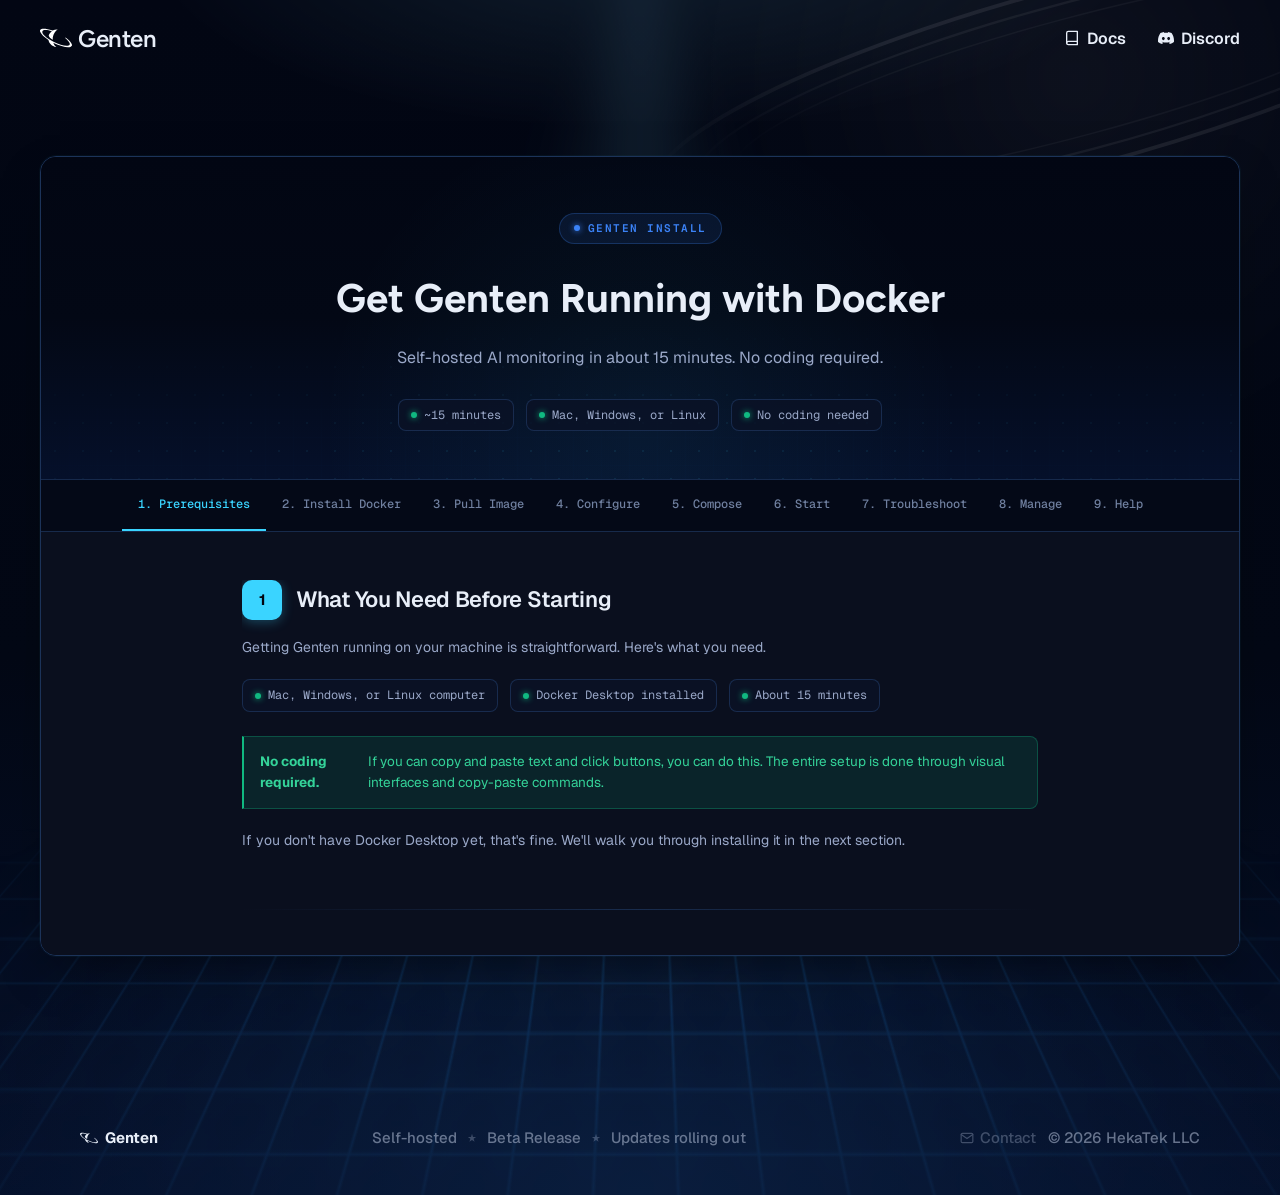
<file: install.html>
<!doctype html>
<html lang="en">
  <head>
    <meta charset="utf-8" />
    <title>Install Genten | Self-Hosted AI Agent Monitoring</title>
    <meta name="viewport" content="width=device-width,initial-scale=1" />
    <meta name="description" content="Install Genten in 15 minutes. Self-hosted AI agent monitoring with Docker. No coding required." />
    <link rel="icon" type="image/x-icon" href="/assets/favicons/favicon.ico" />
    <link
      rel="icon"
      type="image/png"
      sizes="16x16"
      href="/assets/favicons/favicon-16x16.png"
    />
    <link
      rel="icon"
      type="image/png"
      sizes="32x32"
      href="/assets/favicons/favicon-32x32.png"
    />
    <link
      rel="apple-touch-icon"
      sizes="180x180"
      href="/assets/favicons/apple-touch-icon.png"
    />
    <link rel="preconnect" href="https://fonts.googleapis.com" />
    <link rel="preconnect" href="https://fonts.gstatic.com" crossorigin />
    <link
      href="https://fonts.googleapis.com/css2?family=Instrument+Serif:ital@0;1&family=Geist:wght@300;400;500;600;700&family=Geist+Mono:wght@400;500&family=Figtree:wght@400;500;600;700&display=swap"
      rel="stylesheet"
    />
    <link rel="stylesheet" href="grid-bg.css" />
    <link rel="stylesheet" href="style.css" />
    <style>
      .install-stage {
        min-height: 100vh;
        display: flex;
        flex-direction: column;
      }

      .install-stage .footer {
        width: 100%;
        box-sizing: border-box;
      }

      .install-container {
        position: relative;
        z-index: 100;
        flex: 1;
        max-width: 1400px;
        margin: 80px auto 0;
        padding: 0 40px 60px;
        width: 100%;
      }

      .install-frame-wrap {
        border-radius: 16px;
        overflow: hidden;
        background: linear-gradient(180deg, #0a1226 0%, #050a18 100%);
        border: 1px solid #1c3359;
        box-shadow:
          0 0 0 1px #3ad4ff0a,
          0 20px 50px -20px #00000088;
        height: calc(100vh - 120px);
        min-height: 800px;
        position: relative;
      }

      .install-iframe {
        width: 100%;
        height: 100%;
        border: none;
        display: block;
      }

      @media (max-width: 768px) {
        .install-container {
          padding: 0 24px 40px;
        }

        .install-frame-wrap {
          height: calc(100vh - 200px);
          min-height: 500px;
        }
      }
    </style>
  </head>
  <body>
    <div class="stage install-stage genten-stage">
      <!-- Saturn with rings, upper right -->
      <div
        class="saturn"
        aria-hidden="true"
        style="
          opacity: var(--saturn-opacity, 0.1);
          transform: scale(var(--saturn-scale, 1));
          transform-origin: top right;
          --warm: #ffffff;
          --saturn-ring: #ffffff;
        "
      >
        <svg viewBox="0 0 800 800" fill="none">
          <defs>
            <radialGradient id="saturnBody" cx="0.42" cy="0.38" r="0.62">
              <stop offset="0%" stop-color="var(--warm)" stop-opacity="0.95" />
              <stop
                offset="55%"
                stop-color="var(--saturn-ring)"
                stop-opacity="0.55"
              />
              <stop
                offset="100%"
                stop-color="var(--saturn-ring)"
                stop-opacity="0.05"
              />
            </radialGradient>
            <radialGradient id="saturnShade" cx="0.7" cy="0.65" r="0.6">
              <stop offset="0%" stop-color="#000" stop-opacity="0.55" />
              <stop offset="100%" stop-color="#000" stop-opacity="0" />
            </radialGradient>
            <radialGradient id="saturnGlow" cx="0.5" cy="0.5" r="0.5">
              <stop offset="0%" stop-color="var(--warm)" stop-opacity="0.35" />
              <stop
                offset="60%"
                stop-color="var(--saturn-ring)"
                stop-opacity="0.12"
              />
              <stop
                offset="100%"
                stop-color="var(--saturn-ring)"
                stop-opacity="0"
              />
            </radialGradient>
            <linearGradient id="ringGrad" x1="0" x2="1" y1="0" y2="0">
              <stop
                offset="0%"
                stop-color="var(--saturn-ring)"
                stop-opacity="0"
              />
              <stop offset="30%" stop-color="var(--warm)" stop-opacity="0.75" />
              <stop
                offset="55%"
                stop-color="var(--saturn-ring)"
                stop-opacity="0.85"
              />
              <stop offset="78%" stop-color="var(--warm)" stop-opacity="0.55" />
              <stop
                offset="100%"
                stop-color="var(--saturn-ring)"
                stop-opacity="0"
              />
            </linearGradient>
          </defs>
          <circle cx="400" cy="400" r="320" fill="url(#saturnGlow)" />
          <g
            style="
              transform: rotate(var(--ring-tilt, -22deg));
              transform-origin: 400px 400px;
            "
          >
            <ellipse
              cx="400"
              cy="400"
              rx="340"
              ry="70"
              stroke="url(#ringGrad)"
              stroke-width="3"
              fill="none"
            />
            <ellipse
              cx="400"
              cy="400"
              rx="305"
              ry="58"
              stroke="url(#ringGrad)"
              stroke-width="1.8"
              fill="none"
              opacity="0.75"
            />
            <ellipse
              cx="400"
              cy="400"
              rx="275"
              ry="46"
              stroke="url(#ringGrad)"
              stroke-width="1.2"
              fill="none"
              opacity="0.55"
            />
          </g>
        </svg>
      </div>

      <!-- Light rays from above -->
      <svg
        class="rays"
        viewBox="0 0 1400 800"
        preserveAspectRatio="none"
        aria-hidden="true"
      >
        <defs>
          <linearGradient id="ray" x1="0.5" y1="0" x2="0.5" y2="1">
            <stop
              offset="0%"
              stop-color="var(--ray-color)"
              stop-opacity="0.38"
            />
            <stop
              offset="40%"
              stop-color="var(--ray-color)"
              stop-opacity="0.18"
            />
            <stop
              offset="80%"
              stop-color="var(--ray-color)"
              stop-opacity="0.04"
            />
            <stop
              offset="100%"
              stop-color="var(--ray-color)"
              stop-opacity="0"
            />
          </linearGradient>
          <radialGradient id="raySource" cx="0.5" cy="0" r="0.35">
            <stop
              offset="0%"
              stop-color="var(--ray-color)"
              stop-opacity="0.55"
            />
            <stop
              offset="100%"
              stop-color="var(--ray-color)"
              stop-opacity="0"
            />
          </radialGradient>
          <filter id="rayBlur"><feGaussianBlur stdDeviation="22" /></filter>
        </defs>
        <rect x="0" y="0" width="1400" height="400" fill="url(#raySource)" />
        <g filter="url(#rayBlur)">
          <polygon
            points="700,-40 380,820 1020,820"
            fill="url(#ray)"
            opacity="0.75"
          />
          <polygon points="700,-40 560,820 840,820" fill="url(#ray)" />
          <polygon
            points="700,-40 660,820 740,820"
            fill="url(#ray)"
            opacity="0.9"
          />
        </g>
      </svg>

      <!-- Grid floor -->
      <div class="genten-horizon"></div>
      <div class="genten-floor">
        <div class="genten-floor-grid"></div>
      </div>

      <!-- Navigation -->
      <div id="nav-placeholder"></div>

      <!-- Install Guide Container -->
      <section class="install-container">
        <div class="install-frame-wrap">
          <iframe
            class="install-iframe"
            src="./docs/Genten_Docker_Setup_Guide.html"
            title="Genten Installation Guide"
          ></iframe>
        </div>
      </section>

      <!-- Footer -->
      <div id="footer-placeholder"></div>
    </div>

    <script>
      const TWEAK_DEFAULTS = {
        saturnScale: 1,
        saturnOpacity: 0.12,
        saturnX: 0,
        saturnY: -2,
        saturnTilt: -15,
        gridSize: 30,
        gridGlow: 1.8,
        rays: 0.28,
      }

      const root = document.documentElement

      function applyTweaks(t) {
        root.style.setProperty("--saturn-scale", t.saturnScale)
        root.style.setProperty("--saturn-opacity", t.saturnOpacity)
        root.style.setProperty("--saturn-x", t.saturnX)
        root.style.setProperty("--saturn-y", t.saturnY)
        root.style.setProperty("--ring-tilt", t.saturnTilt + "deg")
        root.style.setProperty("--grid-size", t.gridSize + "px")
        root.style.setProperty("--grid-glow", t.gridGlow)
        root.style.setProperty("--rays-opacity", t.rays)
      }

      const tweaks = {...TWEAK_DEFAULTS}
      applyTweaks(tweaks)
    </script>

    <!-- Component loader -->
    <script src="./components/loader.js"></script>
  </body>
</html>
</file>
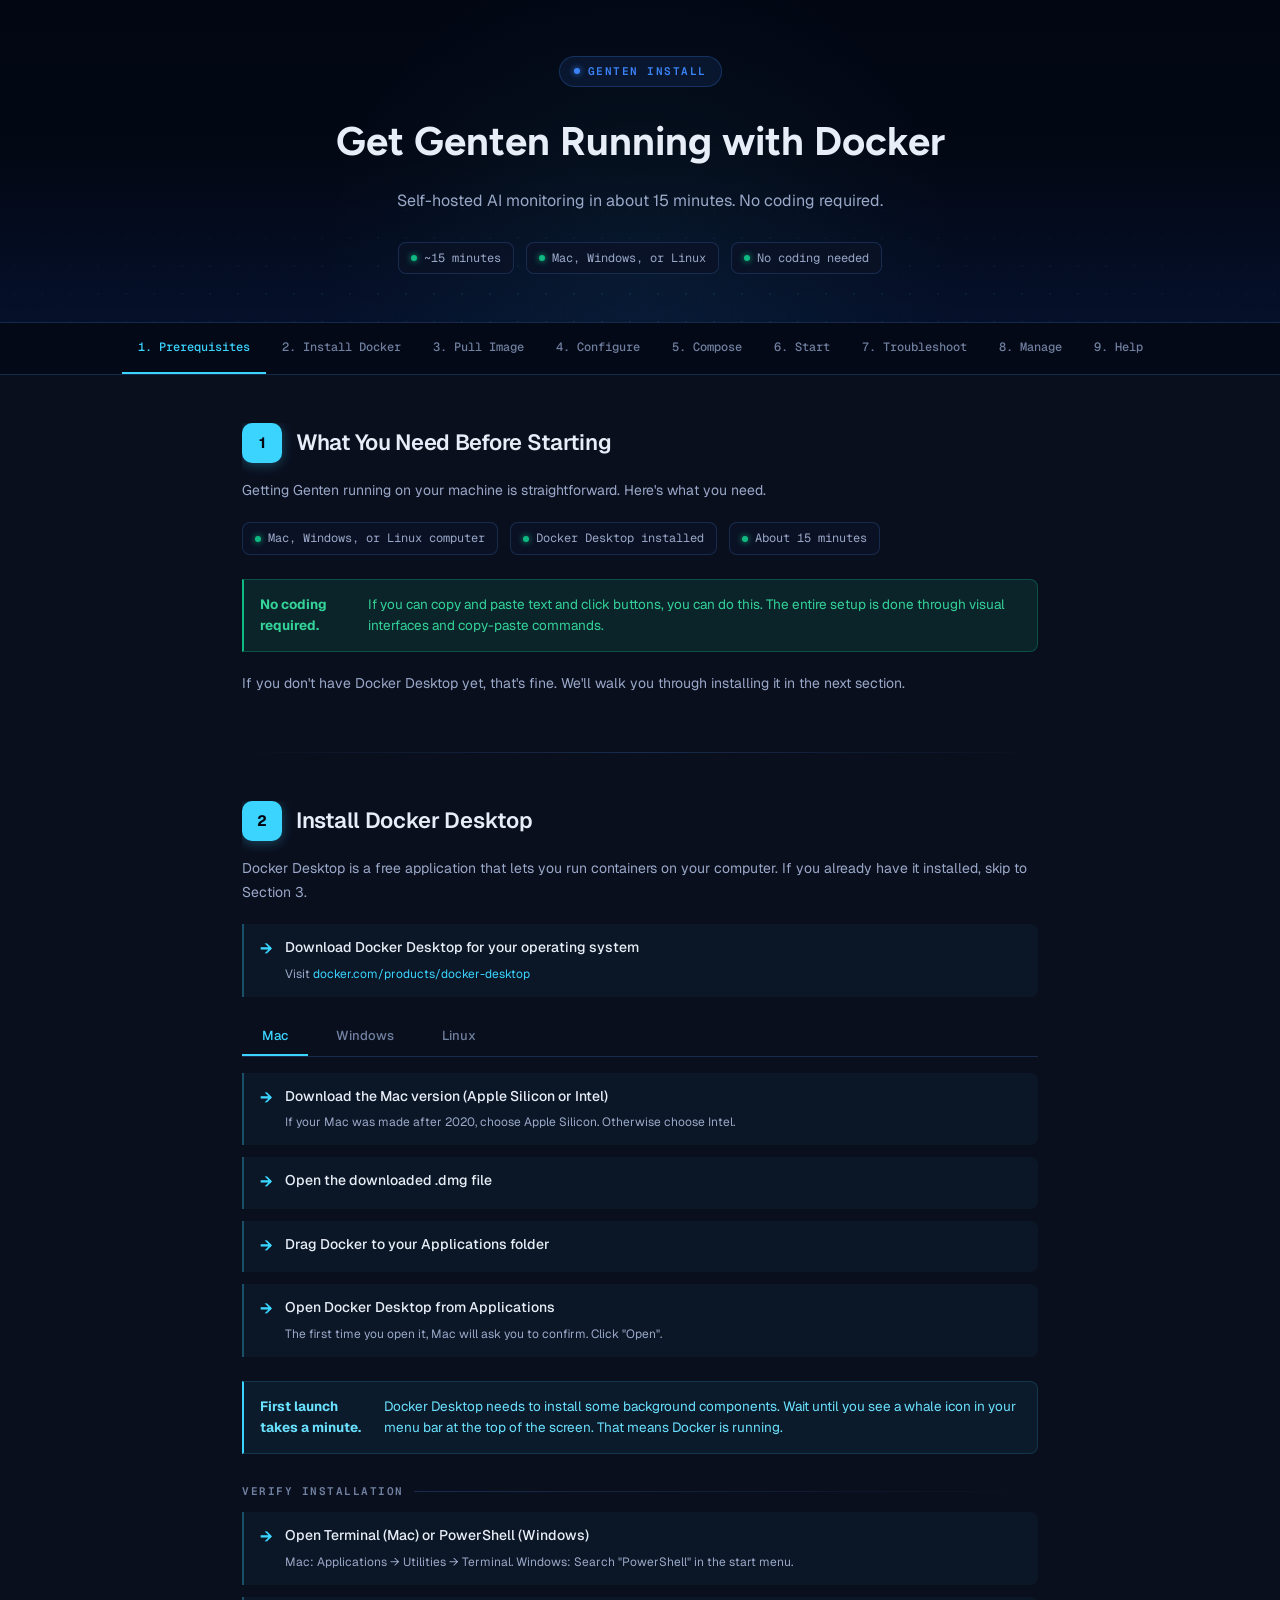
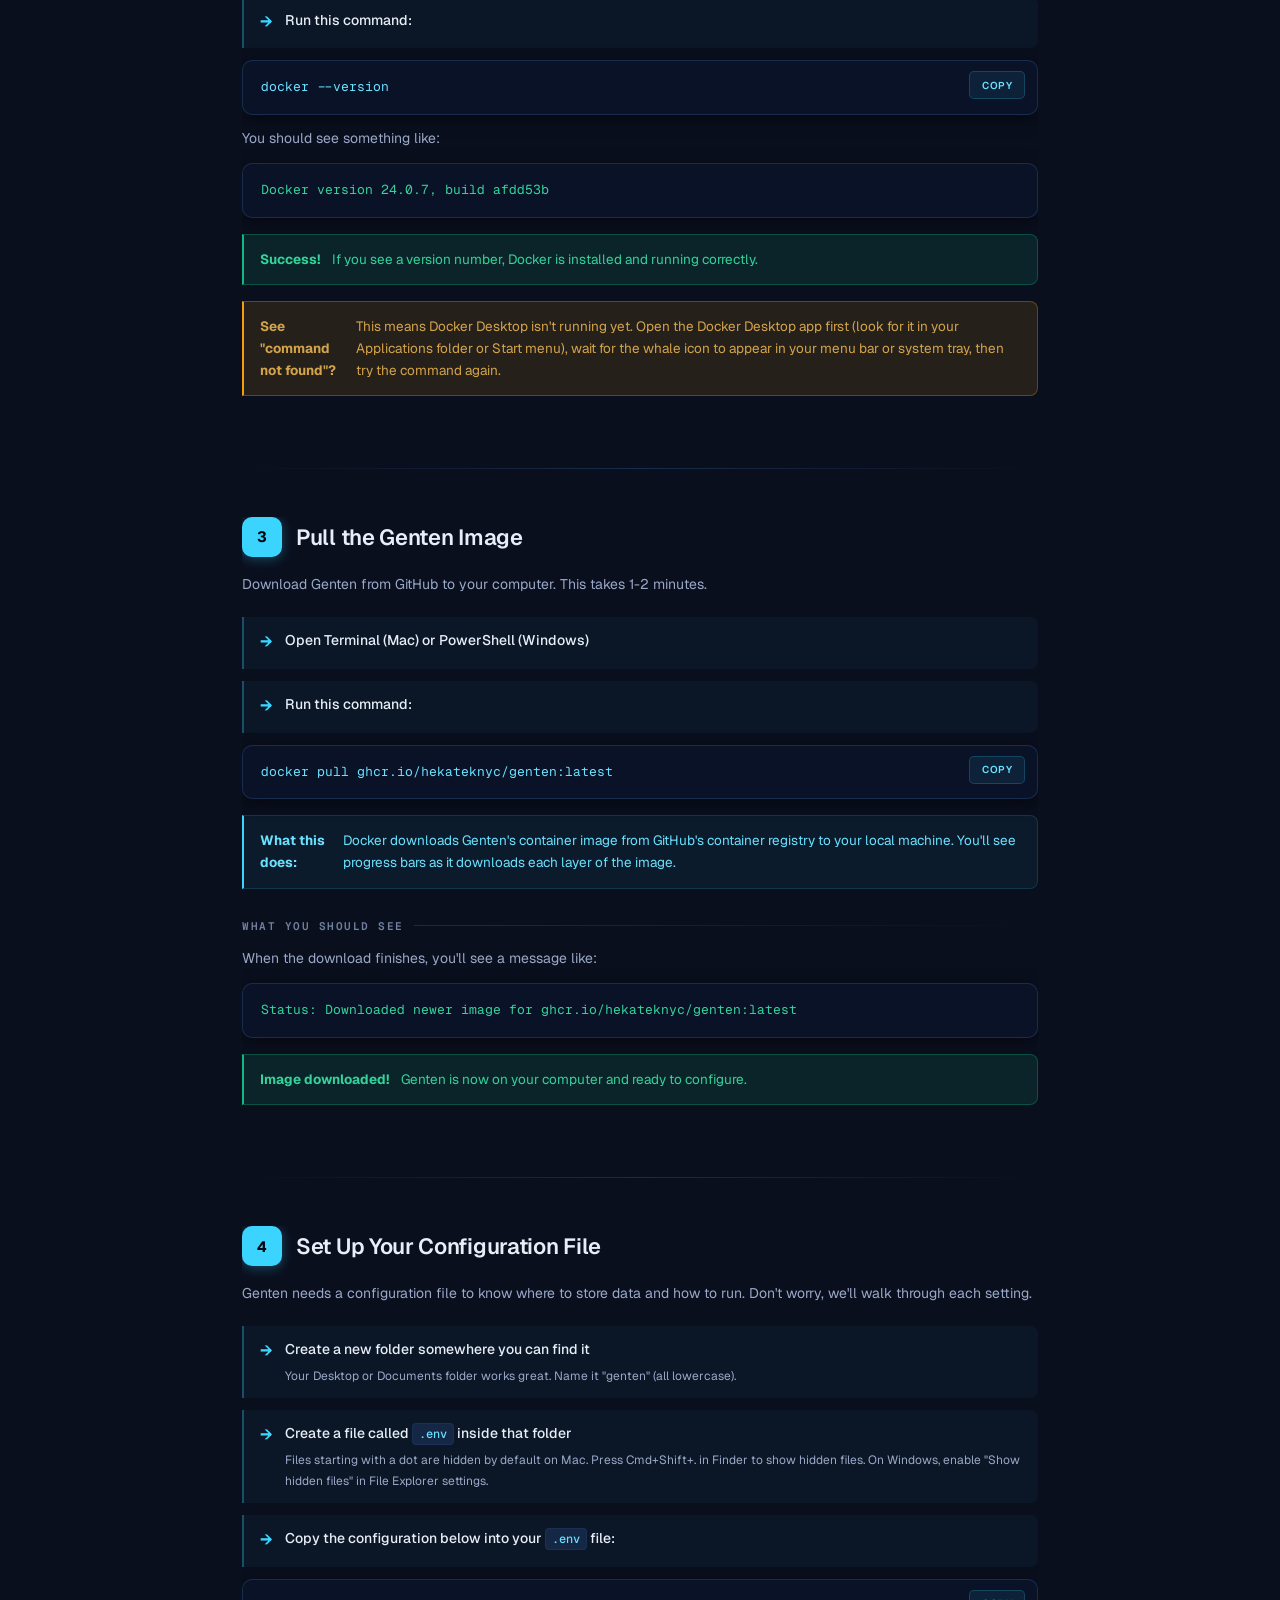
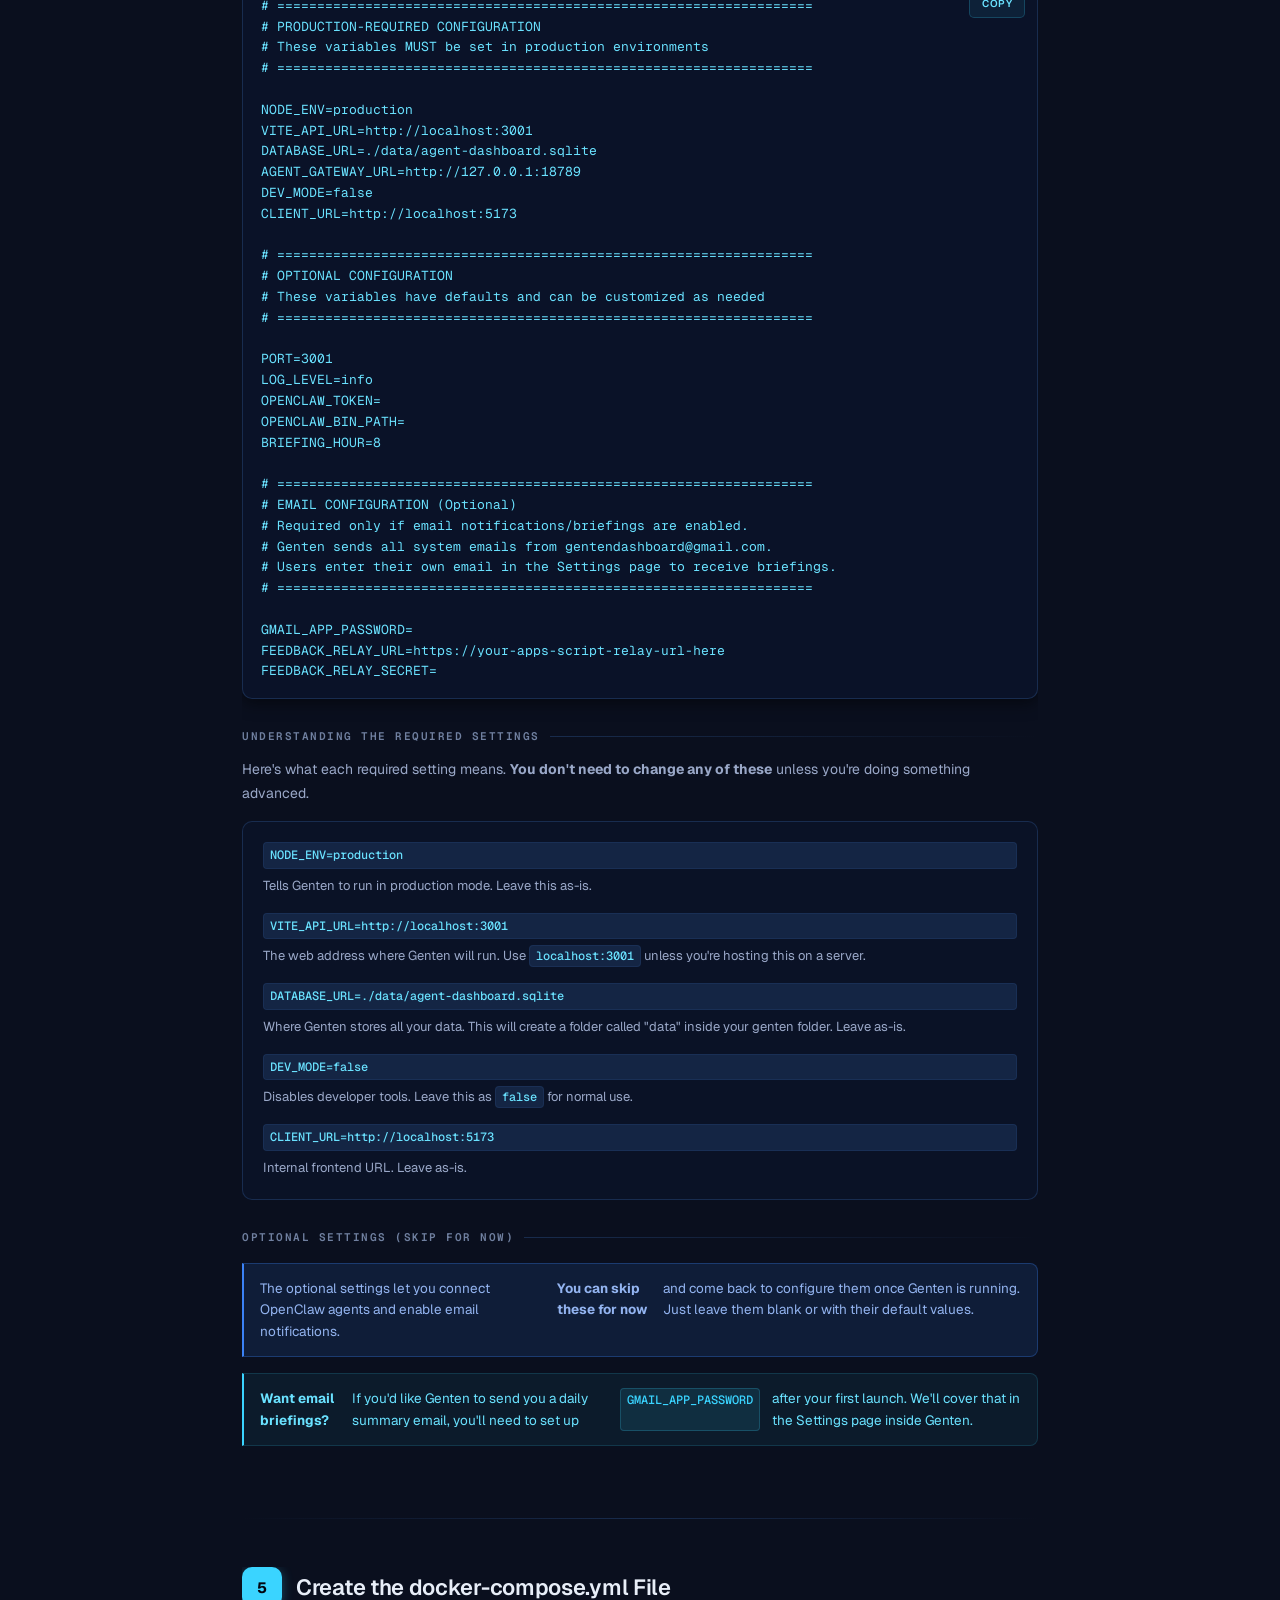
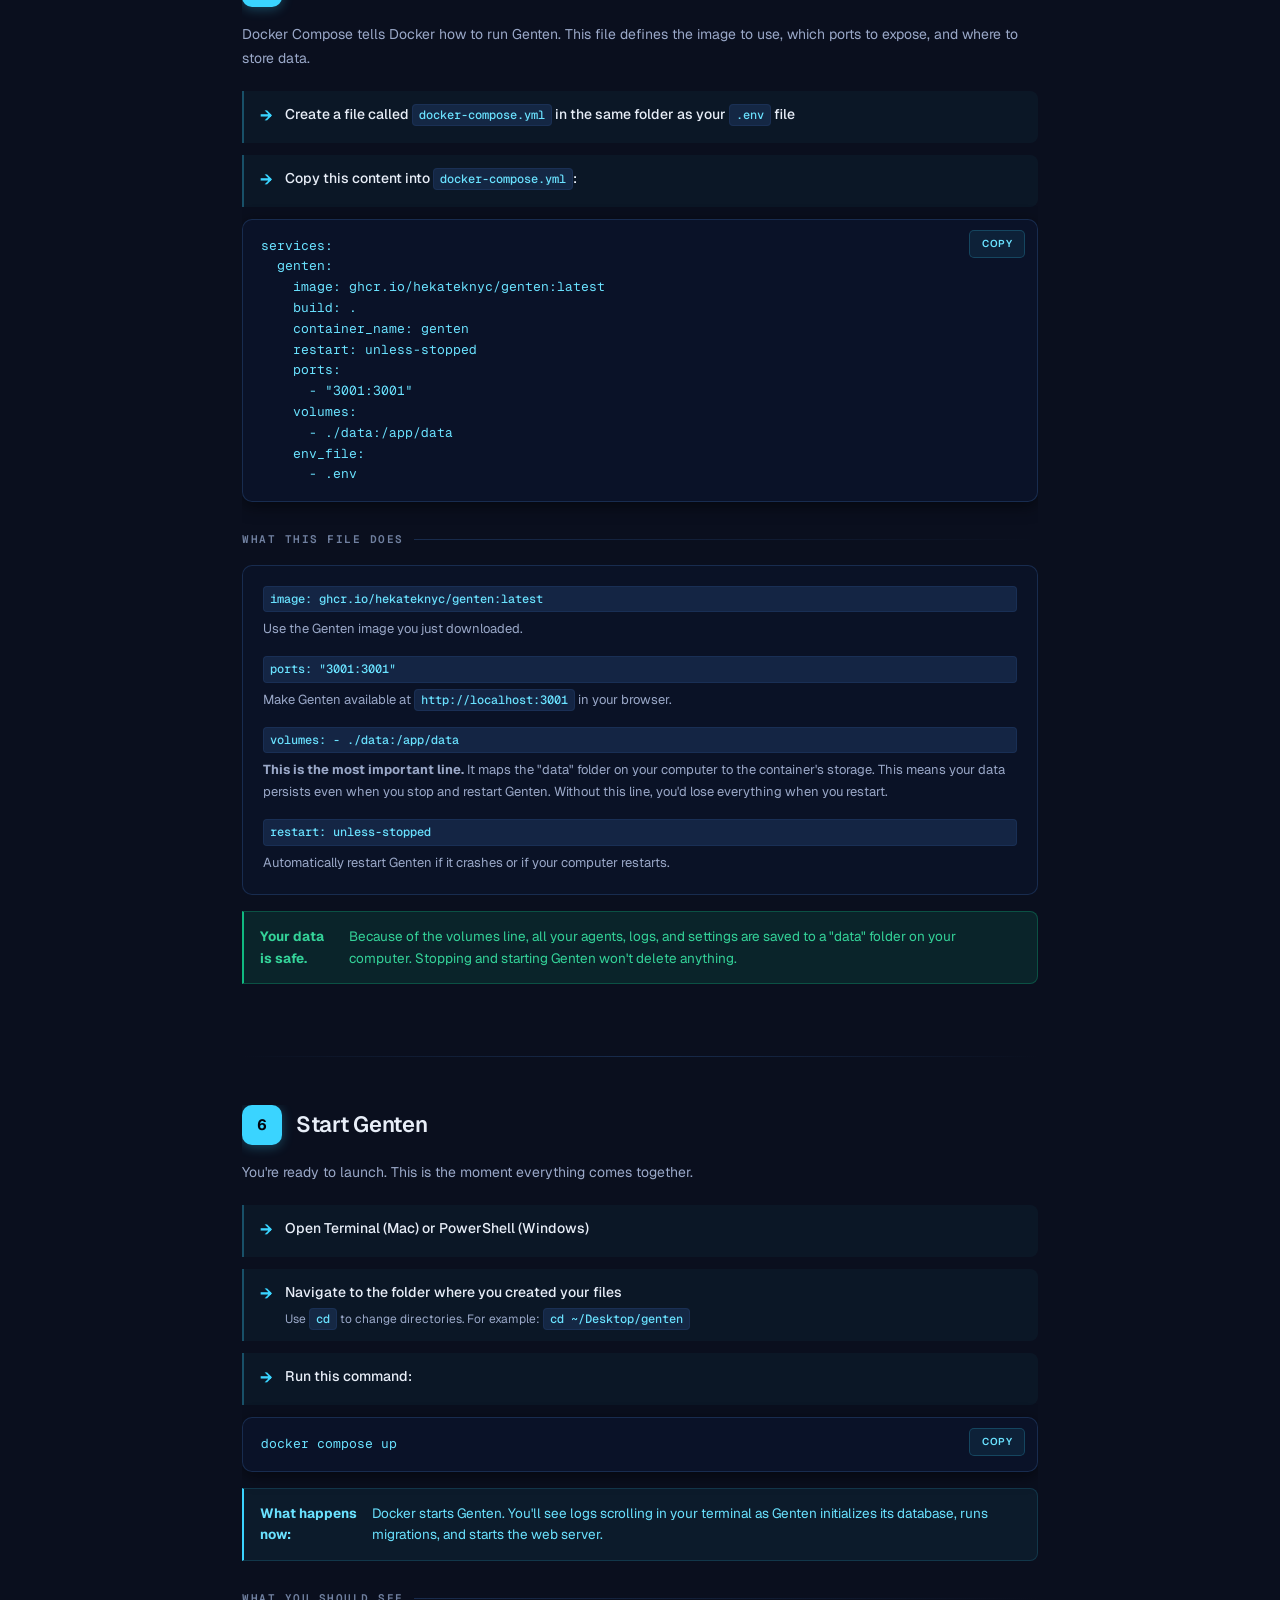
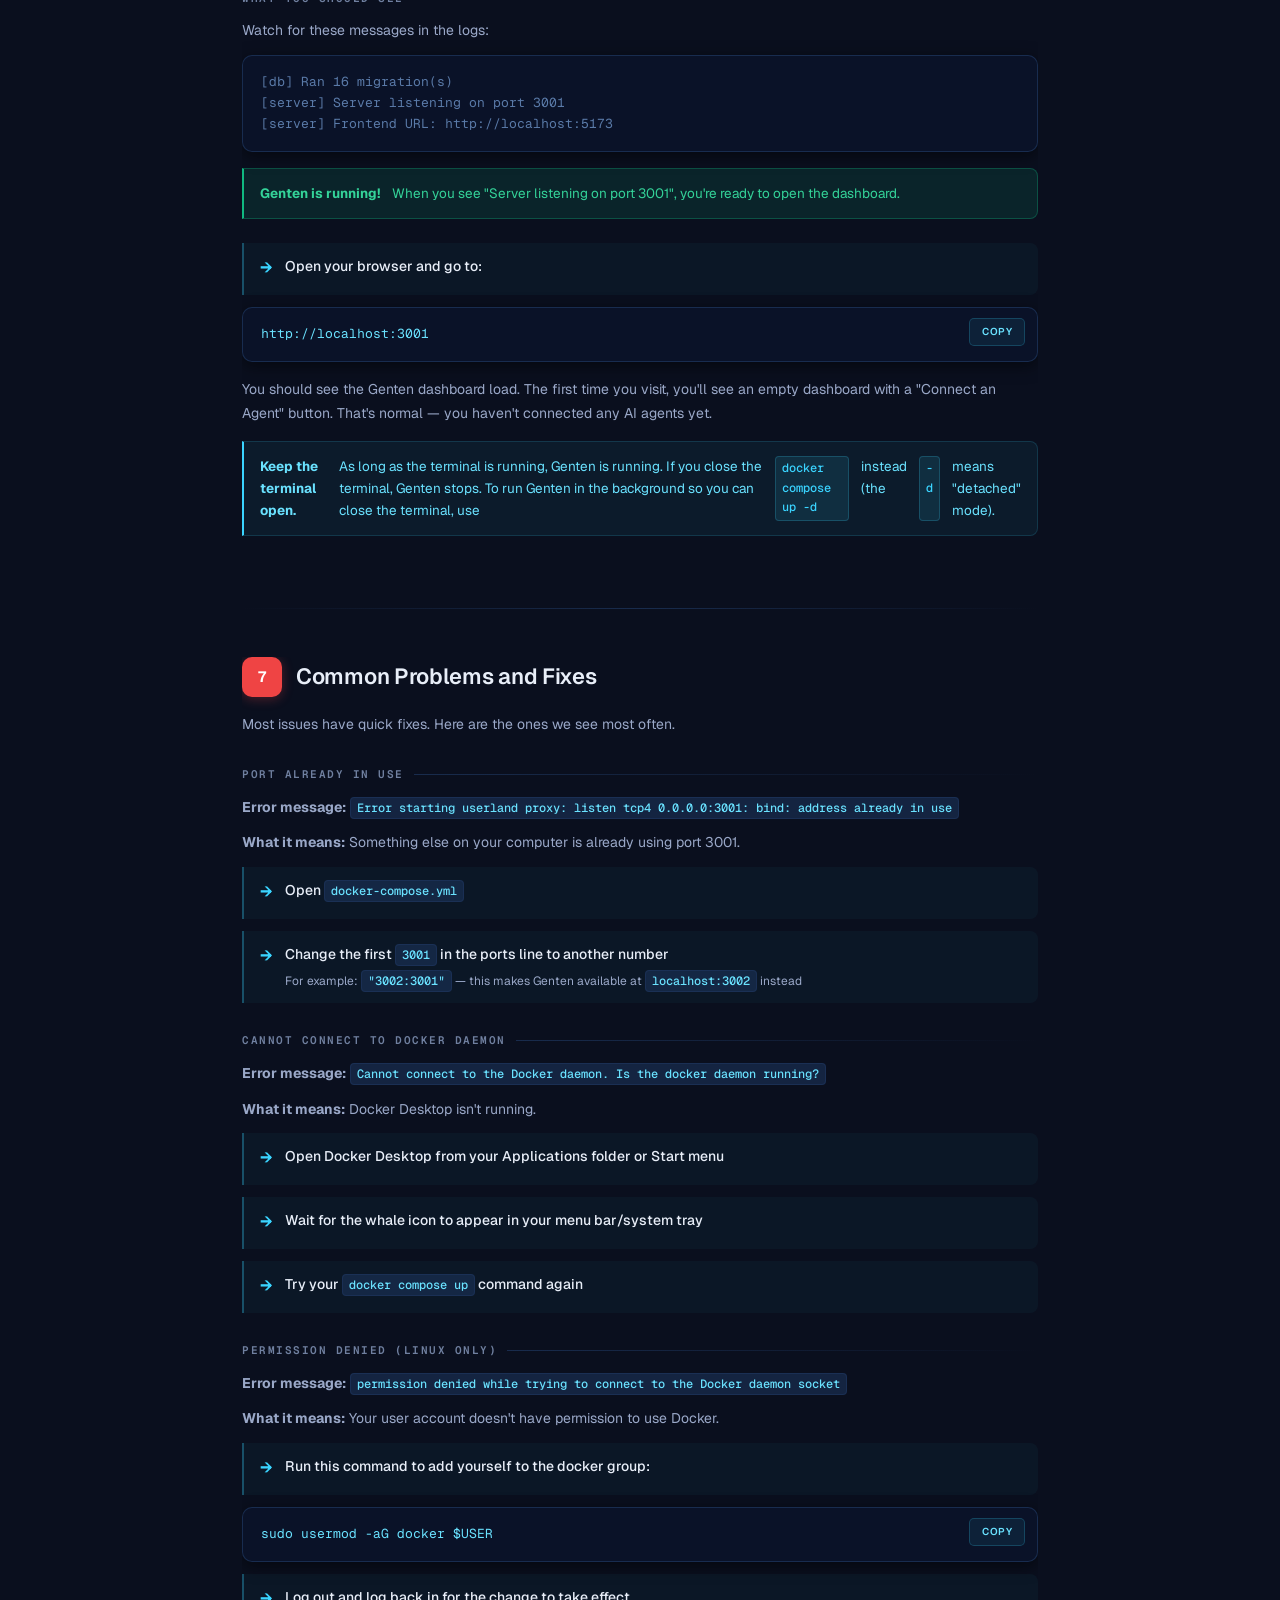
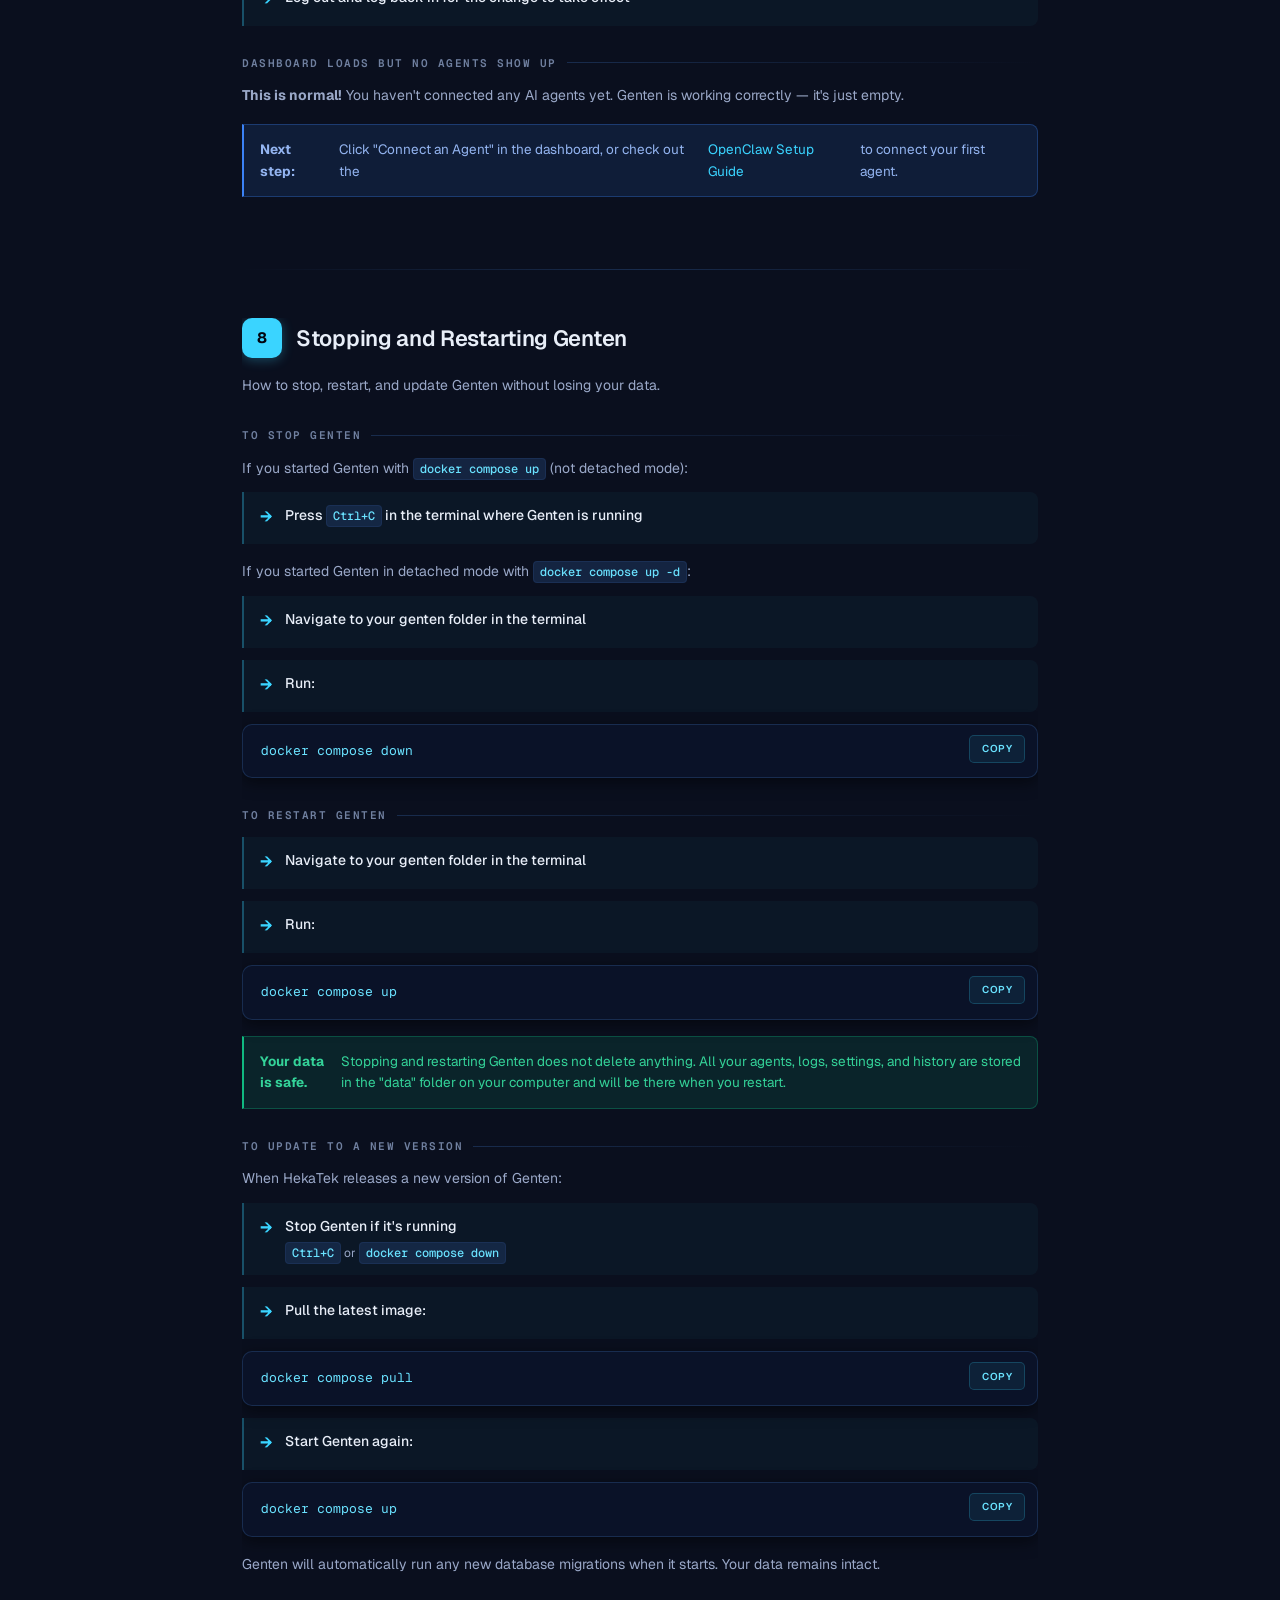
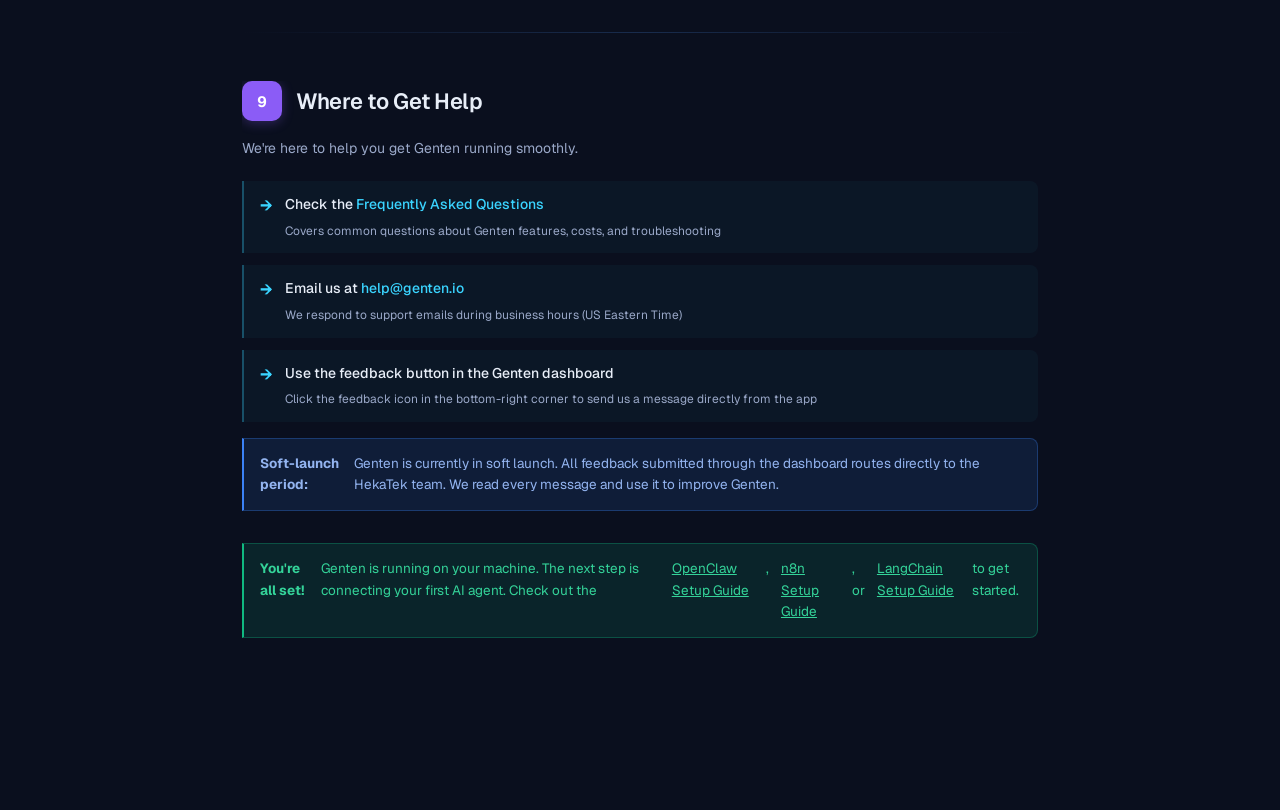
<file: docs/Genten_Docker_Setup_Guide.html>
<!doctype html>
<html lang="en">
  <head>
    <meta charset="UTF-8" />
    <meta name="viewport" content="width=device-width, initial-scale=1.0" />
    <title>Genten — Docker Setup Guide</title>
    <link
      href="https://fonts.googleapis.com/css2?family=Instrument+Serif:ital@0;1&family=Geist:wght@300;400;500;600;700&family=Geist+Mono:wght@400;500&family=Figtree:wght@400;500;600;700&display=swap"
      rel="stylesheet"
    />
    <style>
      :root {
        --bg: #0a0f1e;
        --bg-card: #0a1226;
        --bg-card-alt: #050a18;
        --bg-card-hover: #0e1a30;
        --text-primary: #e8eef8;
        --text-secondary: #9aa8c8;
        --text-tertiary: #7080a0;
        --border: rgba(28, 51, 89, 0.8);
        --border-soft: rgba(28, 51, 89, 0.4);
        --shadow-sm: 0 1px 3px rgba(0, 0, 0, 0.4), 0 1px 2px rgba(0, 0, 0, 0.3);
        --shadow-md: 0 4px 16px rgba(0, 0, 0, 0.5);
        --shadow-lg: 0 8px 32px rgba(0, 0, 0, 0.6);

        --accent: #3ad4ff;
        --accent-soft: #6ae2ff;
        --warm: #e8b875;

        --amethyst: #8b5cf6;
        --amethyst-bg: rgba(139, 92, 246, 0.12);
        --amethyst-border: rgba(139, 92, 246, 0.3);

        --sapphire: #3b82f6;
        --sapphire-bg: rgba(59, 130, 246, 0.12);
        --sapphire-border: rgba(59, 130, 246, 0.3);

        --emerald: #10b981;
        --emerald-bg: rgba(16, 185, 129, 0.12);
        --emerald-border: rgba(16, 185, 129, 0.3);

        --topaz: #f59e0b;
        --topaz-bg: rgba(245, 158, 11, 0.12);
        --topaz-border: rgba(245, 158, 11, 0.3);

        --ruby: #ef4444;
        --ruby-bg: rgba(239, 68, 68, 0.12);
        --ruby-border: rgba(239, 68, 68, 0.3);

        --aqua: #06b6d4;
        --aqua-bg: rgba(6, 182, 212, 0.12);
        --aqua-border: rgba(6, 182, 212, 0.3);
      }

      * {
        box-sizing: border-box;
        margin: 0;
        padding: 0;
      }

      body {
        background: var(--bg);
        color: var(--text-primary);
        font-family:
          "Geist",
          -apple-system,
          BlinkMacSystemFont,
          sans-serif;
        font-size: 15px;
        line-height: 1.7;
      }

      /* ── Header ── */
      .guide-header {
        background: linear-gradient(
          180deg,
          #020613 0%,
          #030815 50%,
          #05102a 100%
        );
        border-bottom: 1px solid var(--border);
        padding: 56px 48px 48px;
        text-align: center;
        position: relative;
        overflow: hidden;
      }
      .guide-header::before {
        content: "";
        position: absolute;
        top: -80px;
        left: 50%;
        transform: translateX(-50%);
        width: 700px;
        height: 700px;
        background: radial-gradient(
          circle,
          rgba(58, 212, 255, 0.06) 0%,
          transparent 65%
        );
        pointer-events: none;
      }
      .guide-header::after {
        content: "";
        position: absolute;
        inset: 0;
        background-image:
          radial-gradient(circle at center, #3ad4ff 0.5px, transparent 1px),
          linear-gradient(to right, #1a6fb822 1px, transparent 1px),
          linear-gradient(to bottom, #1a6fb822 1px, transparent 1px);
        background-size:
          28px 28px,
          28px 28px,
          28px 28px;
        mask-image: radial-gradient(
          ellipse 80% 60% at 50% 110%,
          #000 0%,
          transparent 100%
        );
        -webkit-mask-image: radial-gradient(
          ellipse 80% 60% at 50% 110%,
          #000 0%,
          transparent 100%
        );
        opacity: 0.2;
        pointer-events: none;
      }

      .header-logo {
        display: flex;
        align-items: center;
        justify-content: center;
        gap: 12px;
        margin-bottom: 20px;
        position: relative;
        z-index: 1;
      }
      .header-wordmark {
        font-family: "Figtree", sans-serif;
        font-size: 22px;
        font-weight: 700;
        letter-spacing: 0.5px;
        color: var(--text-primary);
        letter-spacing: -0.5px;
      }

      .badge-dot {
        width: 6px;
        height: 6px;
        border-radius: 50%;
      }

      .header-badge {
        display: inline-flex;
        align-items: center;
        gap: 8px;
        background: rgba(59, 130, 246, 0.1);
        border: 1px solid rgba(59, 130, 246, 0.25);
        color: #3b82f6;
        font-size: 11px;
        font-weight: 600;
        letter-spacing: 1.5px;
        text-transform: uppercase;
        padding: 5px 14px;
        border-radius: 999px;
        margin-bottom: 20px;
        font-family: "Geist Mono", monospace;
        position: relative;
        z-index: 1;
      }

      .guide-header h1 {
        font-size: clamp(26px, 5vw, 40px);
        font-weight: 700;
        letter-spacing: 0;
        margin-bottom: 12px;
        color: var(--text-primary);
        font-family: "Figtree", sans-serif;
        position: relative;
        z-index: 1;
      }
      .guide-header > p {
        font-size: 16px;
        color: var(--text-secondary);
        max-width: 560px;
        margin: 0 auto 28px;
        line-height: 1.7;
        position: relative;
        z-index: 1;
      }
      .prereq-bar {
        display: flex;
        justify-content: center;
        gap: 12px;
        flex-wrap: wrap;
        position: relative;
        z-index: 1;
      }
      .prereq-item {
        display: flex;
        align-items: center;
        gap: 7px;
        font-size: 12px;
        color: var(--text-secondary);
        background: rgba(10, 18, 38, 0.8);
        border: 1px solid var(--border);
        padding: 5px 12px;
        border-radius: 8px;
        font-family: "Geist Mono", monospace;
      }
      .prereq-dot {
        width: 6px;
        height: 6px;
        border-radius: 50%;
        background: var(--emerald);
        box-shadow: 0 0 6px var(--emerald);
      }

      /* ── Progress Nav ── */
      .progress-nav {
        background: rgba(5, 10, 24, 0.95);
        border-bottom: 1px solid var(--border);
        padding: 0 48px;
        display: flex;
        justify-content: center;
        gap: 0;
        overflow-x: auto;
        scrollbar-width: none;
        position: sticky;
        top: 0;
        z-index: 50;
        backdrop-filter: blur(12px);
      }
      .progress-nav::-webkit-scrollbar {
        display: none;
      }
      .nav-pill {
        display: flex;
        align-items: center;
        gap: 8px;
        padding: 14px 16px;
        font-size: 12px;
        font-weight: 500;
        color: var(--text-tertiary);
        text-decoration: none;
        border-bottom: 2px solid transparent;
        white-space: nowrap;
        transition: all 0.15s;
        font-family: "Geist Mono", monospace;
      }
      .nav-pill:hover {
        color: var(--accent);
      }
      .nav-pill.active {
        color: var(--accent);
        border-bottom-color: var(--accent);
      }

      /* ── Layout ── */
      .content {
        max-width: 860px;
        margin: 0 auto;
        padding: 48px 32px 100px;
      }

      /* ── Section ── */
      .section {
        margin-bottom: 56px;
        overflow-x: hidden;
      }

      .step-header {
        display: flex;
        align-items: center;
        gap: 14px;
        margin-bottom: 16px;
      }
      .step-number {
        width: 40px;
        height: 40px;
        border-radius: 10px;
        background: var(--accent);
        color: #02050f;
        font-size: 15px;
        font-weight: 700;
        display: flex;
        align-items: center;
        justify-content: center;
        flex-shrink: 0;
        box-shadow: 0 2px 12px rgba(58, 212, 255, 0.3);
      }
      .step-number.warn {
        background: var(--ruby);
        color: #fff;
        box-shadow: 0 2px 12px rgba(239, 68, 68, 0.3);
      }
      .step-number.help {
        background: var(--amethyst);
        color: #fff;
        box-shadow: 0 2px 12px rgba(139, 92, 246, 0.3);
      }

      .step-header h2 {
        font-size: 22px;
        font-weight: 600;
        color: var(--text-primary);
        letter-spacing: -0.3px;
      }
      .step-subtitle {
        font-size: 14px;
        color: var(--text-secondary);
        margin-bottom: 20px;
      }

      /* ── Section label ── */
      .section-label {
        font-size: 11px;
        font-weight: 600;
        letter-spacing: 1.5px;
        text-transform: uppercase;
        color: var(--text-tertiary);
        margin: 28px 0 12px;
        display: flex;
        align-items: center;
        gap: 10px;
        font-family: "Geist Mono", monospace;
      }
      .section-label::after {
        content: "";
        flex: 1;
        height: 1px;
        background: linear-gradient(90deg, var(--border), transparent);
      }

      /* ── Code blocks ── */
      .code-block {
        background: #0a1228;
        border: 1px solid var(--border);
        border-radius: 10px;
        padding: 16px 18px;
        margin: 12px 0;
        position: relative;
        overflow-x: auto;
        box-shadow: var(--shadow-md);
      }
      .code-block pre {
        font-family: "Geist Mono", monospace;
        font-size: 13px;
        color: var(--accent-soft);
        white-space: pre-wrap;
        word-break: break-all;
        line-height: 1.6;
        margin: 0;
        padding-right: 80px;
      }
      .copy-btn {
        position: absolute;
        top: 10px;
        right: 12px;
        background: rgba(58, 212, 255, 0.08);
        border: 1px solid rgba(58, 212, 255, 0.2);
        color: var(--accent-soft);
        font-size: 10px;
        font-weight: 600;
        letter-spacing: 0.5px;
        text-transform: uppercase;
        padding: 4px 12px;
        border-radius: 5px;
        cursor: pointer;
        min-height: 28px;
        font-family: "Geist", sans-serif;
        transition: all 0.15s;
      }
      .copy-btn:hover {
        background: rgba(58, 212, 255, 0.15);
      }
      .copy-btn.copied {
        color: #34d399;
        border-color: rgba(52, 211, 153, 0.3);
        background: rgba(52, 211, 153, 0.1);
      }

      /* ── Info/warn/success/tip blocks ── */
      .warning-block,
      .info-block,
      .success-block,
      .tip-block {
        display: flex;
        gap: 12px;
        padding: 14px 16px;
        border-radius: 0 8px 8px 0;
        margin: 16px 0;
        font-size: 13.5px;
        line-height: 1.6;
      }
      .warning-block {
        background: var(--topaz-bg);
        border: 1px solid var(--topaz-border);
        color: #d4a44a;
        border-left: 2px solid var(--topaz);
      }
      .info-block {
        background: var(--sapphire-bg);
        border: 1px solid var(--sapphire-border);
        color: #93b4f0;
        border-left: 2px solid var(--sapphire);
      }
      .success-block {
        background: var(--emerald-bg);
        border: 1px solid var(--emerald-border);
        color: #34d399;
        border-left: 2px solid var(--emerald);
      }
      .tip-block {
        background: rgba(58, 212, 255, 0.06);
        border: 1px solid rgba(58, 212, 255, 0.15);
        color: var(--accent-soft);
        border-left: 2px solid var(--accent);
      }

      .info-block code {
        background: rgba(59, 130, 246, 0.15);
        color: #93b4f0;
        border-color: rgba(59, 130, 246, 0.2);
      }
      .warning-block code {
        background: rgba(245, 158, 11, 0.15);
        color: #fde68a;
        border-color: rgba(245, 158, 11, 0.2);
      }
      .success-block code {
        background: rgba(16, 185, 129, 0.15);
        color: #34d399;
        border-color: rgba(16, 185, 129, 0.2);
      }
      .tip-block code {
        background: rgba(58, 212, 255, 0.1);
        color: var(--accent);
        border-color: rgba(58, 212, 255, 0.2);
      }

      /* ── Action blocks ── */
      .action-block {
        display: flex;
        align-items: flex-start;
        gap: 12px;
        padding: 12px 16px;
        margin: 12px 0;
        background: rgba(58, 212, 255, 0.04);
        border-left: 2px solid rgba(58, 212, 255, 0.3);
        border-radius: 0 8px 8px 0;
      }
      .action-marker {
        color: var(--accent);
        font-weight: 700;
        font-size: 16px;
        flex-shrink: 0;
        line-height: 1.6;
      }
      .action-content {
        flex: 1;
      }
      .action-text {
        font-size: 14px;
        font-weight: 500;
        color: var(--text-primary);
        margin-bottom: 4px;
      }
      .action-note {
        font-size: 12px;
        color: var(--text-secondary);
        margin: 0;
      }

      /* ── Inline code ── */
      code {
        font-family: "Geist Mono", monospace;
        font-size: 12px;
        background: rgba(28, 51, 89, 0.6);
        padding: 2px 6px;
        border-radius: 4px;
        color: var(--accent-soft);
        font-weight: 500;
        border: 1px solid rgba(28, 51, 89, 0.8);
      }

      /* ── Divider ── */
      .divider {
        height: 1px;
        background: linear-gradient(
          90deg,
          transparent,
          var(--border),
          transparent
        );
        margin: 48px 0;
      }

      /* ── Platform tabs ── */
      .platform-tabs {
        display: flex;
        gap: 8px;
        margin: 20px 0 16px;
        border-bottom: 1px solid var(--border);
      }
      .platform-tab {
        padding: 10px 20px;
        font-size: 13px;
        font-weight: 500;
        color: var(--text-tertiary);
        background: transparent;
        border: none;
        border-bottom: 2px solid transparent;
        cursor: pointer;
        transition: all 0.15s;
        font-family: "Geist", sans-serif;
      }
      .platform-tab:hover {
        color: var(--text-primary);
      }
      .platform-tab.active {
        color: var(--accent);
        border-bottom-color: var(--accent);
      }
      .platform-content {
        display: none;
      }
      .platform-content.active {
        display: block;
      }

      ::-webkit-scrollbar {
        width: 4px;
      }
      ::-webkit-scrollbar-track {
        background: transparent;
      }
      ::-webkit-scrollbar-thumb {
        background: rgba(255, 255, 255, 0.12);
        border-radius: 999px;
      }
      ::-webkit-scrollbar-thumb:hover {
        background: rgba(255, 255, 255, 0.2);
      }
    </style>
  </head>
  <body>
    <!-- Header -->
    <header class="guide-header">
      <div class="header-badge">
        <span class="badge-dot" style="background: #3b82f6; box-shadow: 0 0 6px #3b82f6;"></span>
        Genten Install
      </div>
      <h1>Get Genten Running with Docker</h1>
      <p>Self-hosted AI monitoring in about 15 minutes. No coding required.</p>
      <div class="prereq-bar">
        <div class="prereq-item">
          <div class="prereq-dot"></div>
          ~15 minutes
        </div>
        <div class="prereq-item">
          <div class="prereq-dot"></div>
          Mac, Windows, or Linux
        </div>
        <div class="prereq-item">
          <div class="prereq-dot"></div>
          No coding needed
        </div>
      </div>
    </header>

    <!-- Progress Nav -->
    <nav class="progress-nav">
      <a href="#prerequisites" class="nav-pill active">1. Prerequisites</a>
      <a href="#install-docker" class="nav-pill">2. Install Docker</a>
      <a href="#pull-image" class="nav-pill">3. Pull Image</a>
      <a href="#config-file" class="nav-pill">4. Configure</a>
      <a href="#docker-compose" class="nav-pill">5. Compose</a>
      <a href="#start-genten" class="nav-pill">6. Start</a>
      <a href="#troubleshooting" class="nav-pill">7. Troubleshoot</a>
      <a href="#manage" class="nav-pill">8. Manage</a>
      <a href="#help" class="nav-pill">9. Help</a>
    </nav>

    <!-- Content -->
    <div class="content">
      <!-- Section 1: Prerequisites -->
      <section id="prerequisites" class="section">
        <div class="step-header">
          <div class="step-number">1</div>
          <h2>What You Need Before Starting</h2>
        </div>
        <p class="step-subtitle">
          Getting Genten running on your machine is straightforward. Here's what
          you need.
        </p>

        <div
          class="prereq-bar"
          style="justify-content: flex-start; margin-top: 20px"
        >
          <div class="prereq-item">
            <div class="prereq-dot"></div>
            Mac, Windows, or Linux computer
          </div>
          <div class="prereq-item">
            <div class="prereq-dot"></div>
            Docker Desktop installed
          </div>
          <div class="prereq-item">
            <div class="prereq-dot"></div>
            About 15 minutes
          </div>
        </div>

        <div class="success-block" style="margin-top: 24px">
          <strong>No coding required.</strong> If you can copy and paste text
          and click buttons, you can do this. The entire setup is done through
          visual interfaces and copy-paste commands.
        </div>

        <p
          style="
            margin-top: 20px;
            color: var(--text-secondary);
            font-size: 14px;
          "
        >
          If you don't have Docker Desktop yet, that's fine. We'll walk you
          through installing it in the next section.
        </p>
      </section>

      <div class="divider"></div>

      <!-- Section 2: Install Docker Desktop -->
      <section id="install-docker" class="section">
        <div class="step-header">
          <div class="step-number">2</div>
          <h2>Install Docker Desktop</h2>
        </div>
        <p class="step-subtitle">
          Docker Desktop is a free application that lets you run containers on
          your computer. If you already have it installed, skip to Section 3.
        </p>

        <div class="action-block">
          <div class="action-marker">→</div>
          <div class="action-content">
            <div class="action-text">
              Download Docker Desktop for your operating system
            </div>
            <div class="action-note">
              Visit
              <a
                href="https://www.docker.com/products/docker-desktop/"
                target="_blank"
                style="color: var(--accent); text-decoration: none"
                >docker.com/products/docker-desktop</a
              >
            </div>
          </div>
        </div>

        <!-- SCREENSHOT: Docker Desktop download page -->

        <div class="platform-tabs">
          <button class="platform-tab active" onclick="showPlatform('mac')">
            Mac
          </button>
          <button class="platform-tab" onclick="showPlatform('windows')">
            Windows
          </button>
          <button class="platform-tab" onclick="showPlatform('linux')">
            Linux
          </button>
        </div>

        <div id="platform-mac" class="platform-content active">
          <div class="action-block">
            <div class="action-marker">→</div>
            <div class="action-content">
              <div class="action-text">
                Download the Mac version (Apple Silicon or Intel)
              </div>
              <div class="action-note">
                If your Mac was made after 2020, choose Apple Silicon. Otherwise
                choose Intel.
              </div>
            </div>
          </div>

          <div class="action-block">
            <div class="action-marker">→</div>
            <div class="action-content">
              <div class="action-text">Open the downloaded .dmg file</div>
            </div>
          </div>

          <div class="action-block">
            <div class="action-marker">→</div>
            <div class="action-content">
              <div class="action-text">
                Drag Docker to your Applications folder
              </div>
            </div>
          </div>

          <div class="action-block">
            <div class="action-marker">→</div>
            <div class="action-content">
              <div class="action-text">
                Open Docker Desktop from Applications
              </div>
              <div class="action-note">
                The first time you open it, Mac will ask you to confirm. Click
                "Open".
              </div>
            </div>
          </div>

          <!-- SCREENSHOT: Docker Desktop Mac installation -->

          <div class="tip-block" style="margin-top: 24px">
            <strong>First launch takes a minute.</strong> Docker Desktop needs
            to install some background components. Wait until you see a whale
            icon in your menu bar at the top of the screen. That means Docker is
            running.
          </div>
        </div>

        <div id="platform-windows" class="platform-content">
          <div class="action-block">
            <div class="action-marker">→</div>
            <div class="action-content">
              <div class="action-text">Download Docker Desktop for Windows</div>
            </div>
          </div>

          <div class="action-block">
            <div class="action-marker">→</div>
            <div class="action-content">
              <div class="action-text">Run the installer (.exe file)</div>
            </div>
          </div>

          <div class="action-block">
            <div class="action-marker">→</div>
            <div class="action-content">
              <div class="action-text">Follow the installation wizard</div>
              <div class="action-note">
                Accept the default options. Docker will ask to enable WSL 2
                (Windows Subsystem for Linux) if it's not already enabled.
              </div>
            </div>
          </div>

          <div class="action-block">
            <div class="action-marker">→</div>
            <div class="action-content">
              <div class="action-text">Restart your computer when prompted</div>
            </div>
          </div>

          <div class="action-block">
            <div class="action-marker">→</div>
            <div class="action-content">
              <div class="action-text">
                Open Docker Desktop from the Start menu
              </div>
            </div>
          </div>

          <!-- SCREENSHOT: Docker Desktop Windows installation -->

          <div class="tip-block" style="margin-top: 24px">
            <strong>Wait for Docker to start.</strong> You'll see a whale icon
            appear in your system tray (bottom-right corner). When it stops
            animating, Docker is ready.
          </div>
        </div>

        <div id="platform-linux" class="platform-content">
          <div class="action-block">
            <div class="action-marker">→</div>
            <div class="action-content">
              <div class="action-text">Download Docker Desktop for Linux</div>
              <div class="action-note">
                Docker Desktop for Linux supports Ubuntu, Debian, and Fedora.
              </div>
            </div>
          </div>

          <div class="action-block">
            <div class="action-marker">→</div>
            <div class="action-content">
              <div class="action-text">Install the .deb or .rpm package</div>
            </div>
          </div>

          <div class="info-block">
            <strong>Prefer Docker Engine?</strong> If you're comfortable with
            the command line, you can use Docker Engine instead of Docker
            Desktop. The rest of this guide works the same either way.
          </div>
        </div>

        <div class="section-label">Verify Installation</div>

        <div class="action-block">
          <div class="action-marker">→</div>
          <div class="action-content">
            <div class="action-text">
              Open Terminal (Mac) or PowerShell (Windows)
            </div>
            <div class="action-note">
              Mac: Applications → Utilities → Terminal. Windows: Search
              "PowerShell" in the start menu.
            </div>
          </div>
        </div>

        <div class="action-block">
          <div class="action-marker">→</div>
          <div class="action-content">
            <div class="action-text">Run this command:</div>
          </div>
        </div>

        <div class="code-block">
          <button class="copy-btn" onclick="copyCode(this)">Copy</button>
          <pre>docker --version</pre>
        </div>

        <p
          style="
            color: var(--text-secondary);
            font-size: 14px;
            margin-bottom: 12px;
          "
        >
          You should see something like:
        </p>

        <div
          class="code-block"
          style="background: #0a1228; border: 1px solid var(--border)"
        >
          <pre style="color: #34d399">Docker version 24.0.7, build afdd53b</pre>
        </div>

        <div class="success-block">
          <strong>Success!</strong> If you see a version number, Docker is
          installed and running correctly.
        </div>

        <div class="warning-block">
          <strong>See "command not found"?</strong> This means Docker Desktop
          isn't running yet. Open the Docker Desktop app first (look for it in
          your Applications folder or Start menu), wait for the whale icon to
          appear in your menu bar or system tray, then try the command again.
        </div>
      </section>

      <div class="divider"></div>

      <!-- Section 3: Pull Image -->
      <section id="pull-image" class="section">
        <div class="step-header">
          <div class="step-number">3</div>
          <h2>Pull the Genten Image</h2>
        </div>
        <p class="step-subtitle">
          Download Genten from GitHub to your computer. This takes 1-2 minutes.
        </p>

        <div class="action-block">
          <div class="action-marker">→</div>
          <div class="action-content">
            <div class="action-text">
              Open Terminal (Mac) or PowerShell (Windows)
            </div>
          </div>
        </div>

        <div class="action-block">
          <div class="action-marker">→</div>
          <div class="action-content">
            <div class="action-text">Run this command:</div>
          </div>
        </div>

        <div class="code-block">
          <button class="copy-btn" onclick="copyCode(this)">Copy</button>
          <pre>docker pull ghcr.io/hekateknyc/genten:latest</pre>
        </div>

        <div class="tip-block">
          <strong>What this does:</strong> Docker downloads Genten's container
          image from GitHub's container registry to your local machine. You'll
          see progress bars as it downloads each layer of the image.
        </div>

        <div class="section-label">What You Should See</div>

        <p
          style="
            color: var(--text-secondary);
            font-size: 14px;
            margin-bottom: 12px;
          "
        >
          When the download finishes, you'll see a message like:
        </p>

        <div
          class="code-block"
          style="background: #0a1228; border: 1px solid var(--border)"
        >
          <pre style="color: #34d399">
Status: Downloaded newer image for ghcr.io/hekateknyc/genten:latest</pre
          >
        </div>

        <div class="success-block">
          <strong>Image downloaded!</strong> Genten is now on your computer and
          ready to configure.
        </div>
      </section>

      <div class="divider"></div>

      <!-- Section 4: Configuration File -->
      <section id="config-file" class="section">
        <div class="step-header">
          <div class="step-number">4</div>
          <h2>Set Up Your Configuration File</h2>
        </div>
        <p class="step-subtitle">
          Genten needs a configuration file to know where to store data and how
          to run. Don't worry, we'll walk through each setting.
        </p>

        <div class="action-block">
          <div class="action-marker">→</div>
          <div class="action-content">
            <div class="action-text">
              Create a new folder somewhere you can find it
            </div>
            <div class="action-note">
              Your Desktop or Documents folder works great. Name it "genten"
              (all lowercase).
            </div>
          </div>
        </div>

        <div class="action-block">
          <div class="action-marker">→</div>
          <div class="action-content">
            <div class="action-text">
              Create a file called <code>.env</code> inside that folder
            </div>
            <div class="action-note">
              Files starting with a dot are hidden by default on Mac. Press
              Cmd+Shift+. in Finder to show hidden files. On Windows, enable
              "Show hidden files" in File Explorer settings.
            </div>
          </div>
        </div>

        <div class="action-block">
          <div class="action-marker">→</div>
          <div class="action-content">
            <div class="action-text">
              Copy the configuration below into your <code>.env</code> file:
            </div>
          </div>
        </div>

        <div class="code-block">
          <button class="copy-btn" onclick="copyCode(this)">Copy</button>
          <pre>
# ===================================================================
# PRODUCTION-REQUIRED CONFIGURATION
# These variables MUST be set in production environments
# ===================================================================

NODE_ENV=production
VITE_API_URL=http://localhost:3001
DATABASE_URL=./data/agent-dashboard.sqlite
AGENT_GATEWAY_URL=http://127.0.0.1:18789
DEV_MODE=false
CLIENT_URL=http://localhost:5173

# ===================================================================
# OPTIONAL CONFIGURATION
# These variables have defaults and can be customized as needed
# ===================================================================

PORT=3001
LOG_LEVEL=info
OPENCLAW_TOKEN=
OPENCLAW_BIN_PATH=
BRIEFING_HOUR=8

# ===================================================================
# EMAIL CONFIGURATION (Optional)
# Required only if email notifications/briefings are enabled.
# Genten sends all system emails from gentendashboard@gmail.com.
# Users enter their own email in the Settings page to receive briefings.
# ===================================================================

GMAIL_APP_PASSWORD=
FEEDBACK_RELAY_URL=https://your-apps-script-relay-url-here
FEEDBACK_RELAY_SECRET=</pre
          >
        </div>

        <div class="section-label">Understanding the Required Settings</div>

        <p
          style="
            color: var(--text-secondary);
            font-size: 14px;
            margin-bottom: 16px;
          "
        >
          Here's what each required setting means.
          <strong>You don't need to change any of these</strong> unless you're
          doing something advanced.
        </p>

        <div
          style="
            background: var(--bg-card);
            border: 1px solid var(--border);
            border-radius: 10px;
            padding: 20px;
            margin: 16px 0;
          "
        >
          <div style="margin-bottom: 16px">
            <code style="display: block; margin-bottom: 6px"
              >NODE_ENV=production</code
            >
            <p style="font-size: 13px; color: var(--text-secondary); margin: 0">
              Tells Genten to run in production mode. Leave this as-is.
            </p>
          </div>

          <div style="margin-bottom: 16px">
            <code style="display: block; margin-bottom: 6px"
              >VITE_API_URL=http://localhost:3001</code
            >
            <p style="font-size: 13px; color: var(--text-secondary); margin: 0">
              The web address where Genten will run. Use
              <code>localhost:3001</code> unless you're hosting this on a
              server.
            </p>
          </div>

          <div style="margin-bottom: 16px">
            <code style="display: block; margin-bottom: 6px"
              >DATABASE_URL=./data/agent-dashboard.sqlite</code
            >
            <p style="font-size: 13px; color: var(--text-secondary); margin: 0">
              Where Genten stores all your data. This will create a folder
              called "data" inside your genten folder. Leave as-is.
            </p>
          </div>

          <div style="margin-bottom: 16px">
            <code style="display: block; margin-bottom: 6px"
              >DEV_MODE=false</code
            >
            <p style="font-size: 13px; color: var(--text-secondary); margin: 0">
              Disables developer tools. Leave this as <code>false</code> for
              normal use.
            </p>
          </div>

          <div style="margin-bottom: 0">
            <code style="display: block; margin-bottom: 6px"
              >CLIENT_URL=http://localhost:5173</code
            >
            <p style="font-size: 13px; color: var(--text-secondary); margin: 0">
              Internal frontend URL. Leave as-is.
            </p>
          </div>
        </div>

        <div class="section-label">Optional Settings (Skip for Now)</div>

        <div class="info-block">
          The optional settings let you connect OpenClaw agents and enable email
          notifications. <strong>You can skip these for now</strong> and come
          back to configure them once Genten is running. Just leave them blank
          or with their default values.
        </div>

        <div class="tip-block">
          <strong>Want email briefings?</strong> If you'd like Genten to send
          you a daily summary email, you'll need to set up
          <code>GMAIL_APP_PASSWORD</code> after your first launch. We'll cover
          that in the Settings page inside Genten.
        </div>
      </section>

      <div class="divider"></div>

      <!-- Section 5: docker-compose.yml -->
      <section id="docker-compose" class="section">
        <div class="step-header">
          <div class="step-number">5</div>
          <h2>Create the docker-compose.yml File</h2>
        </div>
        <p class="step-subtitle">
          Docker Compose tells Docker how to run Genten. This file defines the
          image to use, which ports to expose, and where to store data.
        </p>

        <div class="action-block">
          <div class="action-marker">→</div>
          <div class="action-content">
            <div class="action-text">
              Create a file called <code>docker-compose.yml</code> in the same
              folder as your <code>.env</code> file
            </div>
          </div>
        </div>

        <div class="action-block">
          <div class="action-marker">→</div>
          <div class="action-content">
            <div class="action-text">
              Copy this content into <code>docker-compose.yml</code>:
            </div>
          </div>
        </div>

        <div class="code-block">
          <button class="copy-btn" onclick="copyCode(this)">Copy</button>
          <pre>
services:
  genten:
    image: ghcr.io/hekateknyc/genten:latest
    build: .
    container_name: genten
    restart: unless-stopped
    ports:
      - "3001:3001"
    volumes:
      - ./data:/app/data
    env_file:
      - .env</pre
          >
        </div>

        <div class="section-label">What This File Does</div>

        <div
          style="
            background: var(--bg-card);
            border: 1px solid var(--border);
            border-radius: 10px;
            padding: 20px;
            margin: 16px 0;
          "
        >
          <div style="margin-bottom: 16px">
            <code style="display: block; margin-bottom: 6px"
              >image: ghcr.io/hekateknyc/genten:latest</code
            >
            <p style="font-size: 13px; color: var(--text-secondary); margin: 0">
              Use the Genten image you just downloaded.
            </p>
          </div>

          <div style="margin-bottom: 16px">
            <code style="display: block; margin-bottom: 6px"
              >ports: "3001:3001"</code
            >
            <p style="font-size: 13px; color: var(--text-secondary); margin: 0">
              Make Genten available at <code>http://localhost:3001</code> in
              your browser.
            </p>
          </div>

          <div style="margin-bottom: 16px">
            <code style="display: block; margin-bottom: 6px"
              >volumes: - ./data:/app/data</code
            >
            <p style="font-size: 13px; color: var(--text-secondary); margin: 0">
              <strong>This is the most important line.</strong> It maps the
              "data" folder on your computer to the container's storage. This
              means your data persists even when you stop and restart Genten.
              Without this line, you'd lose everything when you restart.
            </p>
          </div>

          <div style="margin-bottom: 0">
            <code style="display: block; margin-bottom: 6px"
              >restart: unless-stopped</code
            >
            <p style="font-size: 13px; color: var(--text-secondary); margin: 0">
              Automatically restart Genten if it crashes or if your computer
              restarts.
            </p>
          </div>
        </div>

        <div class="success-block">
          <strong>Your data is safe.</strong> Because of the volumes line, all
          your agents, logs, and settings are saved to a "data" folder on your
          computer. Stopping and starting Genten won't delete anything.
        </div>
      </section>

      <div class="divider"></div>

      <!-- Section 6: Start Genten -->
      <section id="start-genten" class="section">
        <div class="step-header">
          <div class="step-number">6</div>
          <h2>Start Genten</h2>
        </div>
        <p class="step-subtitle">
          You're ready to launch. This is the moment everything comes together.
        </p>

        <div class="action-block">
          <div class="action-marker">→</div>
          <div class="action-content">
            <div class="action-text">
              Open Terminal (Mac) or PowerShell (Windows)
            </div>
          </div>
        </div>

        <div class="action-block">
          <div class="action-marker">→</div>
          <div class="action-content">
            <div class="action-text">
              Navigate to the folder where you created your files
            </div>
            <div class="action-note">
              Use <code>cd</code> to change directories. For example:
              <code>cd ~/Desktop/genten</code>
            </div>
          </div>
        </div>

        <div class="action-block">
          <div class="action-marker">→</div>
          <div class="action-content">
            <div class="action-text">Run this command:</div>
          </div>
        </div>

        <div class="code-block">
          <button class="copy-btn" onclick="copyCode(this)">Copy</button>
          <pre>docker compose up</pre>
        </div>

        <div class="tip-block">
          <strong>What happens now:</strong> Docker starts Genten. You'll see
          logs scrolling in your terminal as Genten initializes its database,
          runs migrations, and starts the web server.
        </div>

        <div class="section-label">What You Should See</div>

        <p
          style="
            color: var(--text-secondary);
            font-size: 14px;
            margin-bottom: 12px;
          "
        >
          Watch for these messages in the logs:
        </p>

        <div
          class="code-block"
          style="background: #0a1228; border: 1px solid var(--border)"
        >
          <pre style="color: #5a7aa8">
[db] Ran 16 migration(s)
[server] Server listening on port 3001
[server] Frontend URL: http://localhost:5173</pre
          >
        </div>

        <div class="success-block">
          <strong>Genten is running!</strong> When you see "Server listening on
          port 3001", you're ready to open the dashboard.
        </div>

        <div class="action-block" style="margin-top: 24px">
          <div class="action-marker">→</div>
          <div class="action-content">
            <div class="action-text">Open your browser and go to:</div>
          </div>
        </div>

        <div class="code-block">
          <button class="copy-btn" onclick="copyCode(this)">Copy</button>
          <pre>http://localhost:3001</pre>
        </div>

        <p
          style="
            color: var(--text-secondary);
            font-size: 14px;
            margin-top: 16px;
          "
        >
          You should see the Genten dashboard load. The first time you visit,
          you'll see an empty dashboard with a "Connect an Agent" button. That's
          normal — you haven't connected any AI agents yet.
        </p>

        <!-- SCREENSHOT: Genten dashboard first load -->

        <div class="tip-block">
          <strong>Keep the terminal open.</strong> As long as the terminal is
          running, Genten is running. If you close the terminal, Genten stops.
          To run Genten in the background so you can close the terminal, use
          <code>docker compose up -d</code> instead (the <code>-d</code> means
          "detached" mode).
        </div>
      </section>

      <div class="divider"></div>

      <!-- Section 7: Troubleshooting -->
      <section id="troubleshooting" class="section">
        <div class="step-header">
          <div class="step-number warn">7</div>
          <h2>Common Problems and Fixes</h2>
        </div>
        <p class="step-subtitle">
          Most issues have quick fixes. Here are the ones we see most often.
        </p>

        <div class="section-label">Port Already in Use</div>

        <p
          style="
            color: var(--text-secondary);
            font-size: 14px;
            margin-bottom: 12px;
          "
        >
          <strong>Error message:</strong>
          <code
            >Error starting userland proxy: listen tcp4 0.0.0.0:3001: bind:
            address already in use</code
          >
        </p>

        <p
          style="
            color: var(--text-secondary);
            font-size: 14px;
            margin-bottom: 12px;
          "
        >
          <strong>What it means:</strong> Something else on your computer is
          already using port 3001.
        </p>

        <div class="action-block">
          <div class="action-marker">→</div>
          <div class="action-content">
            <div class="action-text">Open <code>docker-compose.yml</code></div>
          </div>
        </div>

        <div class="action-block">
          <div class="action-marker">→</div>
          <div class="action-content">
            <div class="action-text">
              Change the first <code>3001</code> in the ports line to another
              number
            </div>
            <div class="action-note">
              For example: <code>"3002:3001"</code> — this makes Genten
              available at <code>localhost:3002</code> instead
            </div>
          </div>
        </div>

        <div class="section-label">Cannot Connect to Docker Daemon</div>

        <p
          style="
            color: var(--text-secondary);
            font-size: 14px;
            margin-bottom: 12px;
          "
        >
          <strong>Error message:</strong>
          <code
            >Cannot connect to the Docker daemon. Is the docker daemon
            running?</code
          >
        </p>

        <p
          style="
            color: var(--text-secondary);
            font-size: 14px;
            margin-bottom: 12px;
          "
        >
          <strong>What it means:</strong> Docker Desktop isn't running.
        </p>

        <div class="action-block">
          <div class="action-marker">→</div>
          <div class="action-content">
            <div class="action-text">
              Open Docker Desktop from your Applications folder or Start menu
            </div>
          </div>
        </div>

        <div class="action-block">
          <div class="action-marker">→</div>
          <div class="action-content">
            <div class="action-text">
              Wait for the whale icon to appear in your menu bar/system tray
            </div>
          </div>
        </div>

        <div class="action-block">
          <div class="action-marker">→</div>
          <div class="action-content">
            <div class="action-text">
              Try your <code>docker compose up</code> command again
            </div>
          </div>
        </div>

        <div class="section-label">Permission Denied (Linux Only)</div>

        <p
          style="
            color: var(--text-secondary);
            font-size: 14px;
            margin-bottom: 12px;
          "
        >
          <strong>Error message:</strong>
          <code
            >permission denied while trying to connect to the Docker daemon
            socket</code
          >
        </p>

        <p
          style="
            color: var(--text-secondary);
            font-size: 14px;
            margin-bottom: 12px;
          "
        >
          <strong>What it means:</strong> Your user account doesn't have
          permission to use Docker.
        </p>

        <div class="action-block">
          <div class="action-marker">→</div>
          <div class="action-content">
            <div class="action-text">
              Run this command to add yourself to the docker group:
            </div>
          </div>
        </div>

        <div class="code-block">
          <button class="copy-btn" onclick="copyCode(this)">Copy</button>
          <pre>sudo usermod -aG docker $USER</pre>
        </div>

        <div class="action-block">
          <div class="action-marker">→</div>
          <div class="action-content">
            <div class="action-text">
              Log out and log back in for the change to take effect
            </div>
          </div>
        </div>

        <div class="section-label">Dashboard Loads But No Agents Show Up</div>

        <p
          style="
            color: var(--text-secondary);
            font-size: 14px;
            margin-bottom: 12px;
          "
        >
          <strong>This is normal!</strong> You haven't connected any AI agents
          yet. Genten is working correctly — it's just empty.
        </p>

        <div class="info-block">
          <strong>Next step:</strong> Click "Connect an Agent" in the dashboard,
          or check out the
          <a
            href="./Genten_OpenClaw_Setup_Guide.html"
            style="color: var(--accent); text-decoration: none"
            >OpenClaw Setup Guide</a
          >
          to connect your first agent.
        </div>
      </section>

      <div class="divider"></div>

      <!-- Section 8: Managing Genten -->
      <section id="manage" class="section">
        <div class="step-header">
          <div class="step-number">8</div>
          <h2>Stopping and Restarting Genten</h2>
        </div>
        <p class="step-subtitle">
          How to stop, restart, and update Genten without losing your data.
        </p>

        <div class="section-label">To Stop Genten</div>

        <p
          style="
            color: var(--text-secondary);
            font-size: 14px;
            margin-bottom: 12px;
          "
        >
          If you started Genten with <code>docker compose up</code> (not
          detached mode):
        </p>

        <div class="action-block">
          <div class="action-marker">→</div>
          <div class="action-content">
            <div class="action-text">
              Press <code>Ctrl+C</code> in the terminal where Genten is running
            </div>
          </div>
        </div>

        <p
          style="
            color: var(--text-secondary);
            font-size: 14px;
            margin: 16px 0 12px;
          "
        >
          If you started Genten in detached mode with
          <code>docker compose up -d</code>:
        </p>

        <div class="action-block">
          <div class="action-marker">→</div>
          <div class="action-content">
            <div class="action-text">
              Navigate to your genten folder in the terminal
            </div>
          </div>
        </div>

        <div class="action-block">
          <div class="action-marker">→</div>
          <div class="action-content">
            <div class="action-text">Run:</div>
          </div>
        </div>

        <div class="code-block">
          <button class="copy-btn" onclick="copyCode(this)">Copy</button>
          <pre>docker compose down</pre>
        </div>

        <div class="section-label">To Restart Genten</div>

        <div class="action-block">
          <div class="action-marker">→</div>
          <div class="action-content">
            <div class="action-text">
              Navigate to your genten folder in the terminal
            </div>
          </div>
        </div>

        <div class="action-block">
          <div class="action-marker">→</div>
          <div class="action-content">
            <div class="action-text">Run:</div>
          </div>
        </div>

        <div class="code-block">
          <button class="copy-btn" onclick="copyCode(this)">Copy</button>
          <pre>docker compose up</pre>
        </div>

        <div class="success-block">
          <strong>Your data is safe.</strong> Stopping and restarting Genten
          does not delete anything. All your agents, logs, settings, and history
          are stored in the "data" folder on your computer and will be there
          when you restart.
        </div>

        <div class="section-label">To Update to a New Version</div>

        <p
          style="
            color: var(--text-secondary);
            font-size: 14px;
            margin-bottom: 12px;
          "
        >
          When HekaTek releases a new version of Genten:
        </p>

        <div class="action-block">
          <div class="action-marker">→</div>
          <div class="action-content">
            <div class="action-text">Stop Genten if it's running</div>
            <div class="action-note">
              <code>Ctrl+C</code> or <code>docker compose down</code>
            </div>
          </div>
        </div>

        <div class="action-block">
          <div class="action-marker">→</div>
          <div class="action-content">
            <div class="action-text">Pull the latest image:</div>
          </div>
        </div>

        <div class="code-block">
          <button class="copy-btn" onclick="copyCode(this)">Copy</button>
          <pre>docker compose pull</pre>
        </div>

        <div class="action-block">
          <div class="action-marker">→</div>
          <div class="action-content">
            <div class="action-text">Start Genten again:</div>
          </div>
        </div>

        <div class="code-block">
          <button class="copy-btn" onclick="copyCode(this)">Copy</button>
          <pre>docker compose up</pre>
        </div>

        <p
          style="
            color: var(--text-secondary);
            font-size: 14px;
            margin-top: 16px;
          "
        >
          Genten will automatically run any new database migrations when it
          starts. Your data remains intact.
        </p>
      </section>

      <div class="divider"></div>

      <!-- Section 9: Get Help -->
      <section id="help" class="section">
        <div class="step-header">
          <div class="step-number help">9</div>
          <h2>Where to Get Help</h2>
        </div>
        <p class="step-subtitle">
          We're here to help you get Genten running smoothly.
        </p>

        <div class="action-block">
          <div class="action-marker">→</div>
          <div class="action-content">
            <div class="action-text">
              Check the
              <a
                href="./Genten_FAQ.html"
                style="color: var(--accent); text-decoration: none"
                >Frequently Asked Questions</a
              >
            </div>
            <div class="action-note">
              Covers common questions about Genten features, costs, and
              troubleshooting
            </div>
          </div>
        </div>

        <div class="action-block">
          <div class="action-marker">→</div>
          <div class="action-content">
            <div class="action-text">
              Email us at
              <a
                href="mailto:help@genten.io"
                style="color: var(--accent); text-decoration: none"
                >help@genten.io</a
              >
            </div>
            <div class="action-note">
              We respond to support emails during business hours (US Eastern
              Time)
            </div>
          </div>
        </div>

        <div class="action-block">
          <div class="action-marker">→</div>
          <div class="action-content">
            <div class="action-text">
              Use the feedback button in the Genten dashboard
            </div>
            <div class="action-note">
              Click the feedback icon in the bottom-right corner to send us a
              message directly from the app
            </div>
          </div>
        </div>

        <div class="info-block">
          <strong>Soft-launch period:</strong> Genten is currently in soft
          launch. All feedback submitted through the dashboard routes directly
          to the HekaTek team. We read every message and use it to improve
          Genten.
        </div>

        <div class="success-block" style="margin-top: 32px">
          <strong>You're all set!</strong> Genten is running on your machine.
          The next step is connecting your first AI agent. Check out the
          <a
            href="./Genten_OpenClaw_Setup_Guide.html"
            style="color: #34d399; text-decoration: underline"
            >OpenClaw Setup Guide</a
          >,
          <a
            href="./Genten_n8n_Setup_Guide.html"
            style="color: #34d399; text-decoration: underline"
            >n8n Setup Guide</a
          >, or
          <a
            href="./Genten_LangChain_Setup_Guide.html"
            style="color: #34d399; text-decoration: underline"
            >LangChain Setup Guide</a
          >
          to get started.
        </div>
      </section>
    </div>

    <!-- JavaScript -->
    <script>
      // Copy code button functionality
      function copyCode(btn) {
        const pre = btn.nextElementSibling
        navigator.clipboard.writeText(pre.textContent).then(() => {
          btn.textContent = "Copied!"
          btn.classList.add("copied")
          setTimeout(() => {
            btn.textContent = "Copy"
            btn.classList.remove("copied")
          }, 2000)
        })
      }

      // Platform tab switcher for Install Docker section
      function showPlatform(platform) {
        // Hide all platform contents
        document
          .querySelectorAll(".platform-content")
          .forEach(el => el.classList.remove("active"))
        // Remove active class from all tabs
        document
          .querySelectorAll(".platform-tab")
          .forEach(el => el.classList.remove("active"))

        // Show selected platform content
        document.getElementById("platform-" + platform).classList.add("active")
        // Activate clicked tab
        event.target.classList.add("active")
      }

      // Progress nav active state on scroll
      document.addEventListener("DOMContentLoaded", () => {
        const sections = document.querySelectorAll(".section")
        const navPills = document.querySelectorAll(".nav-pill")

        const observer = new IntersectionObserver(
          entries => {
            entries.forEach(entry => {
              if (entry.isIntersecting) {
                const id = entry.target.getAttribute("id")
                navPills.forEach(pill => {
                  pill.classList.remove("active")
                  if (pill.getAttribute("href") === "#" + id) {
                    pill.classList.add("active")
                  }
                })
              }
            })
          },
          {threshold: 0.3},
        )

        sections.forEach(section => observer.observe(section))
      })
    </script>
  </body>
</html>
</file>
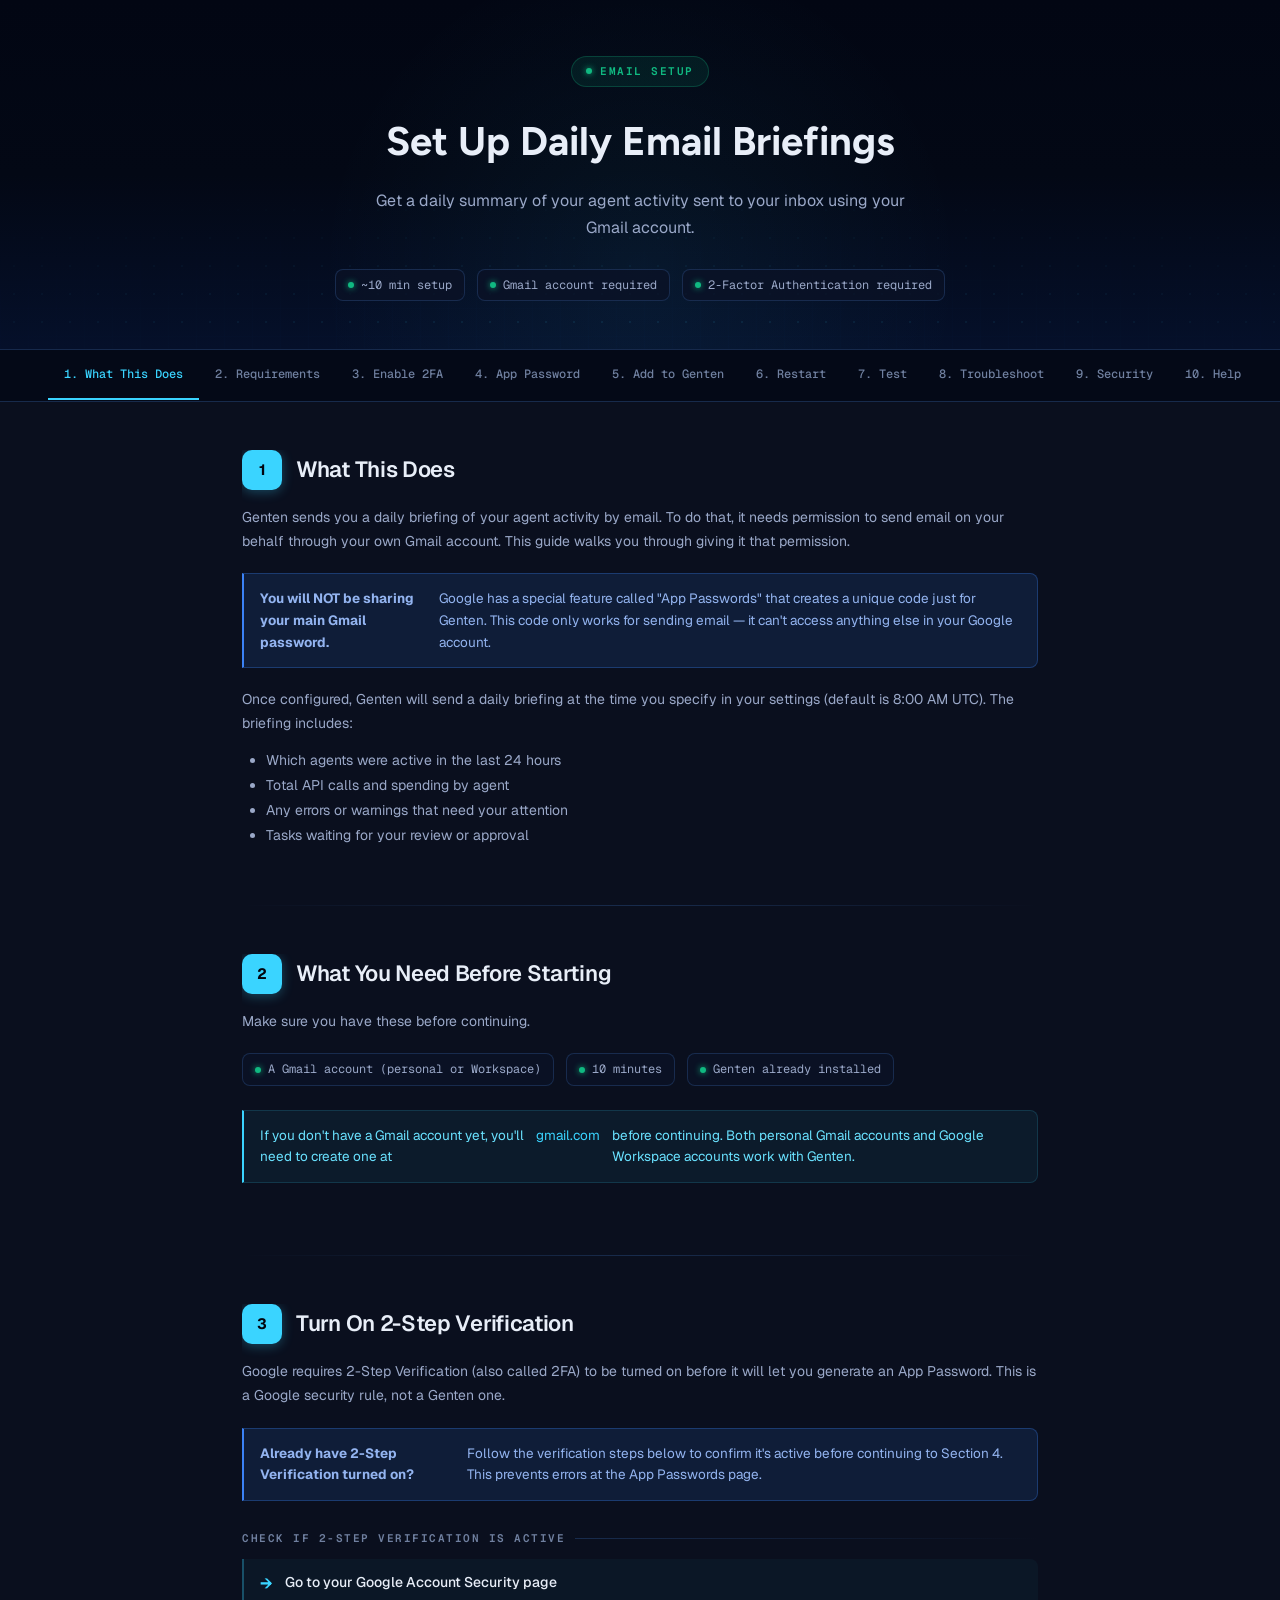
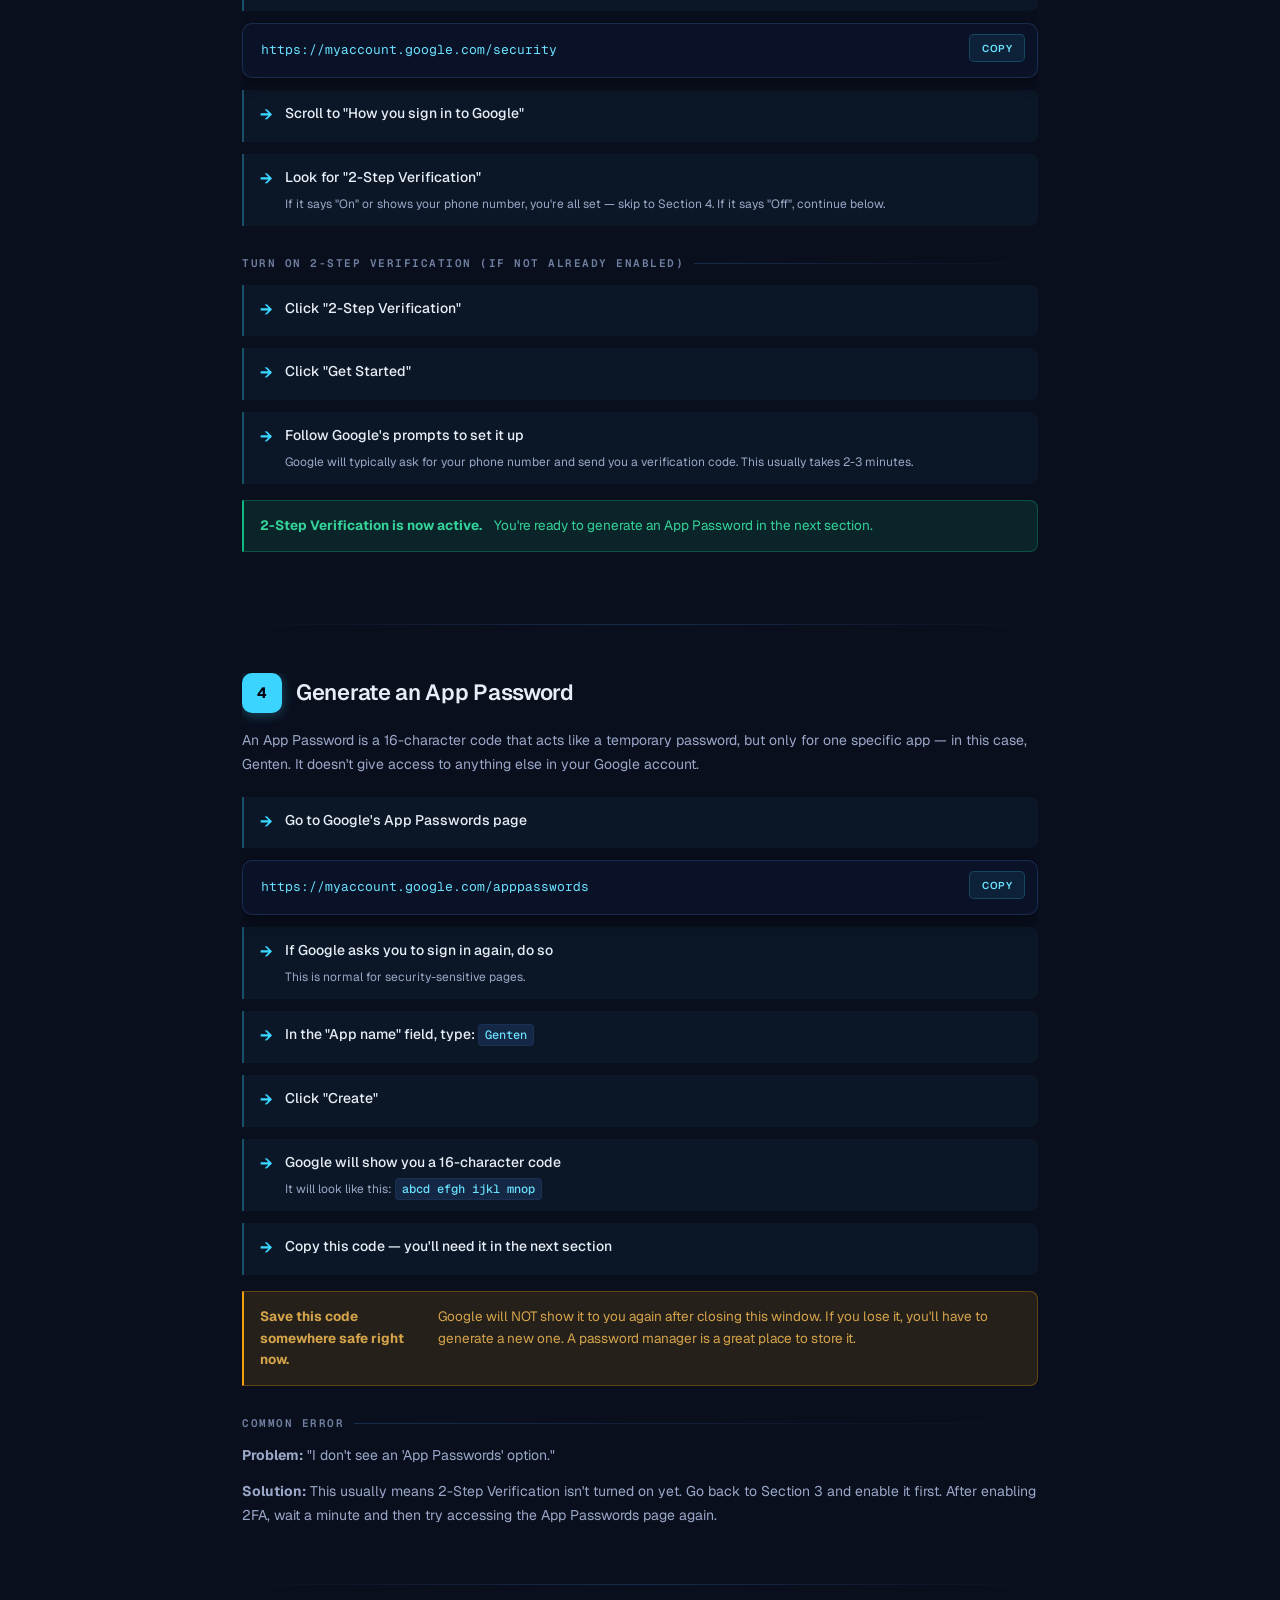
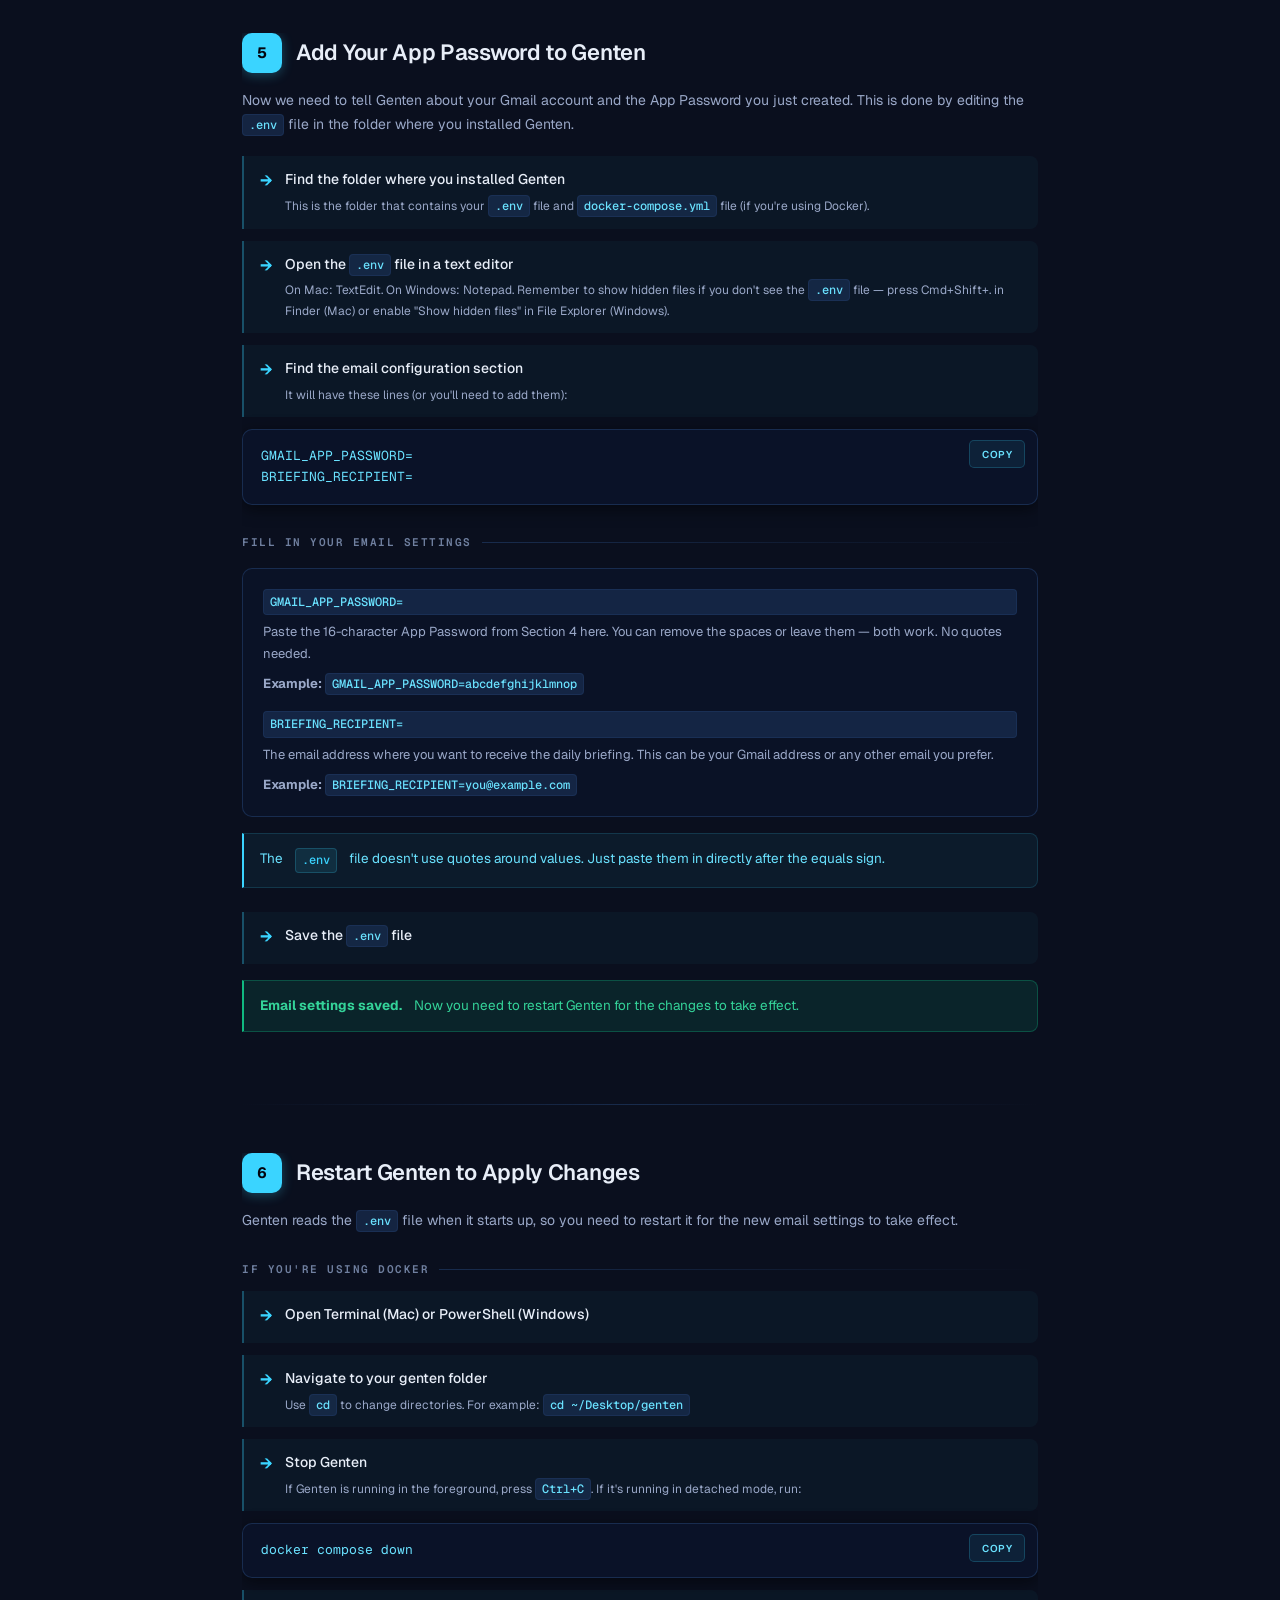
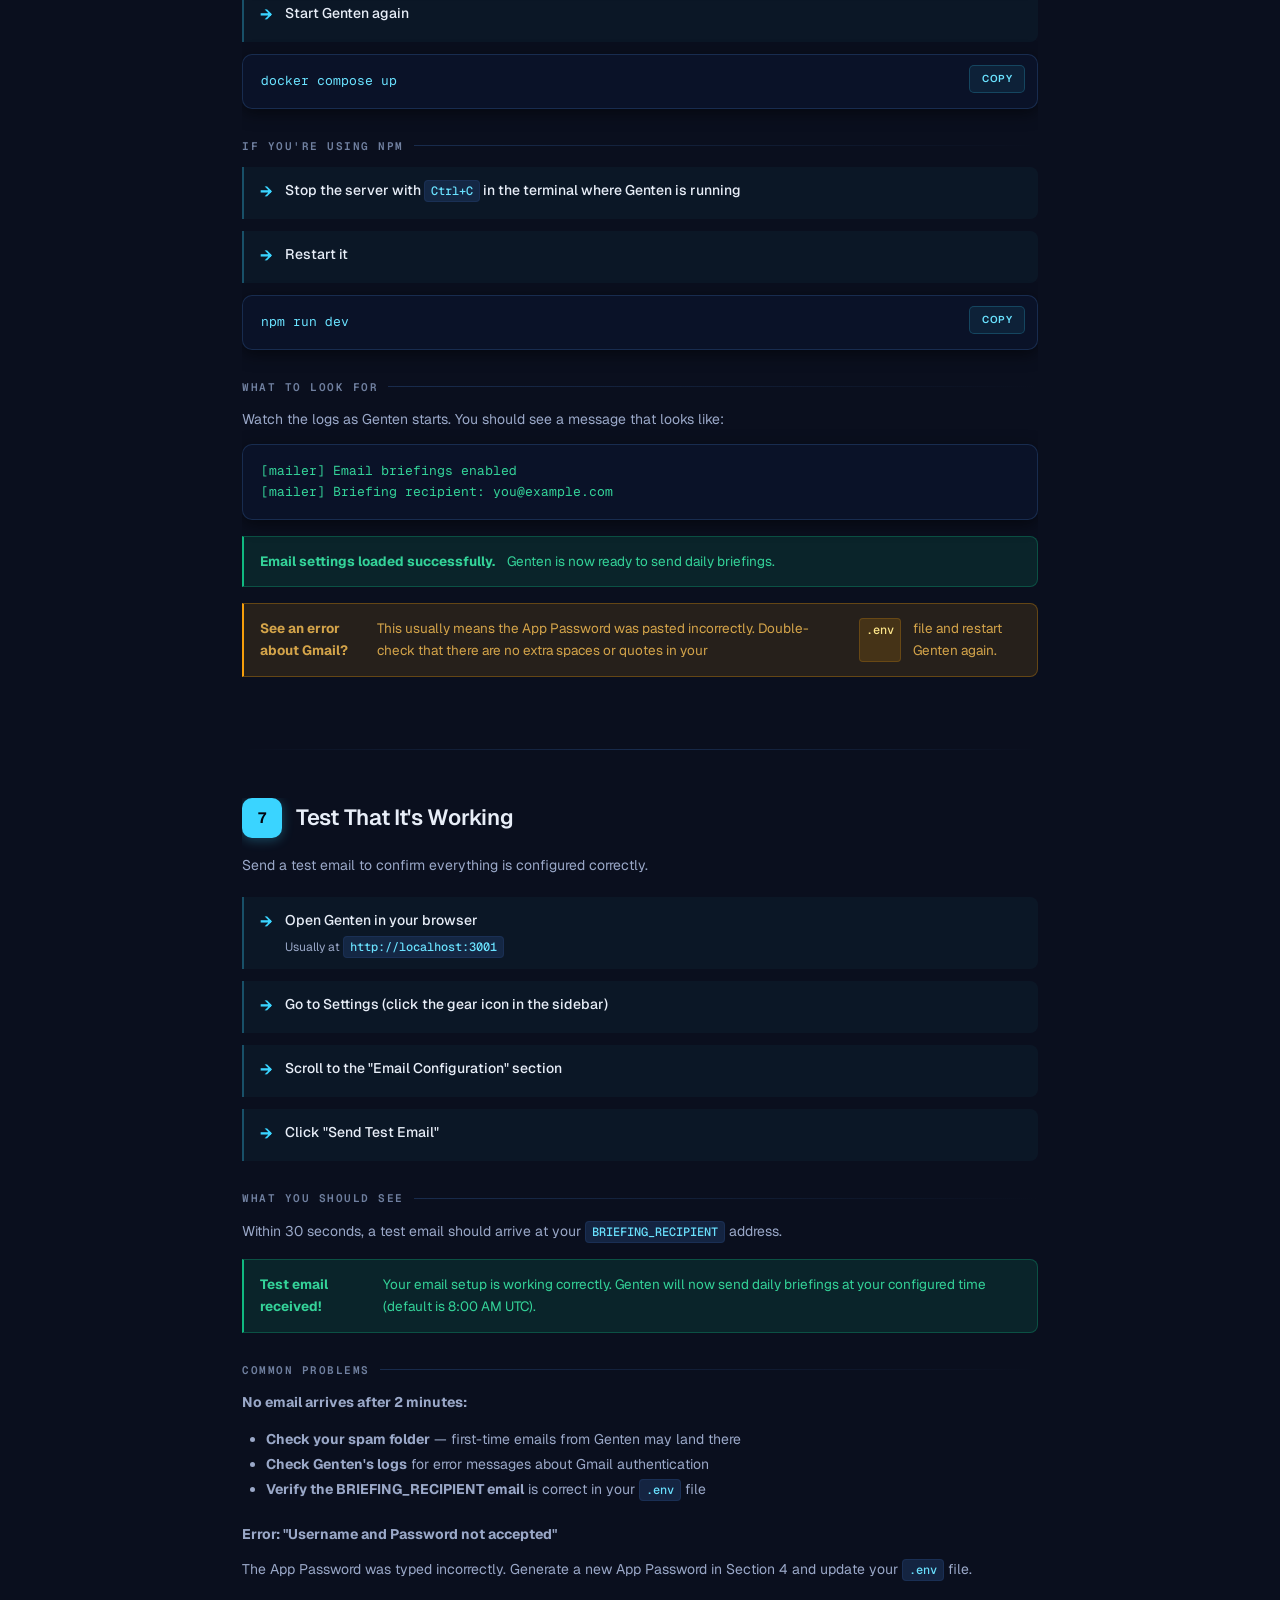
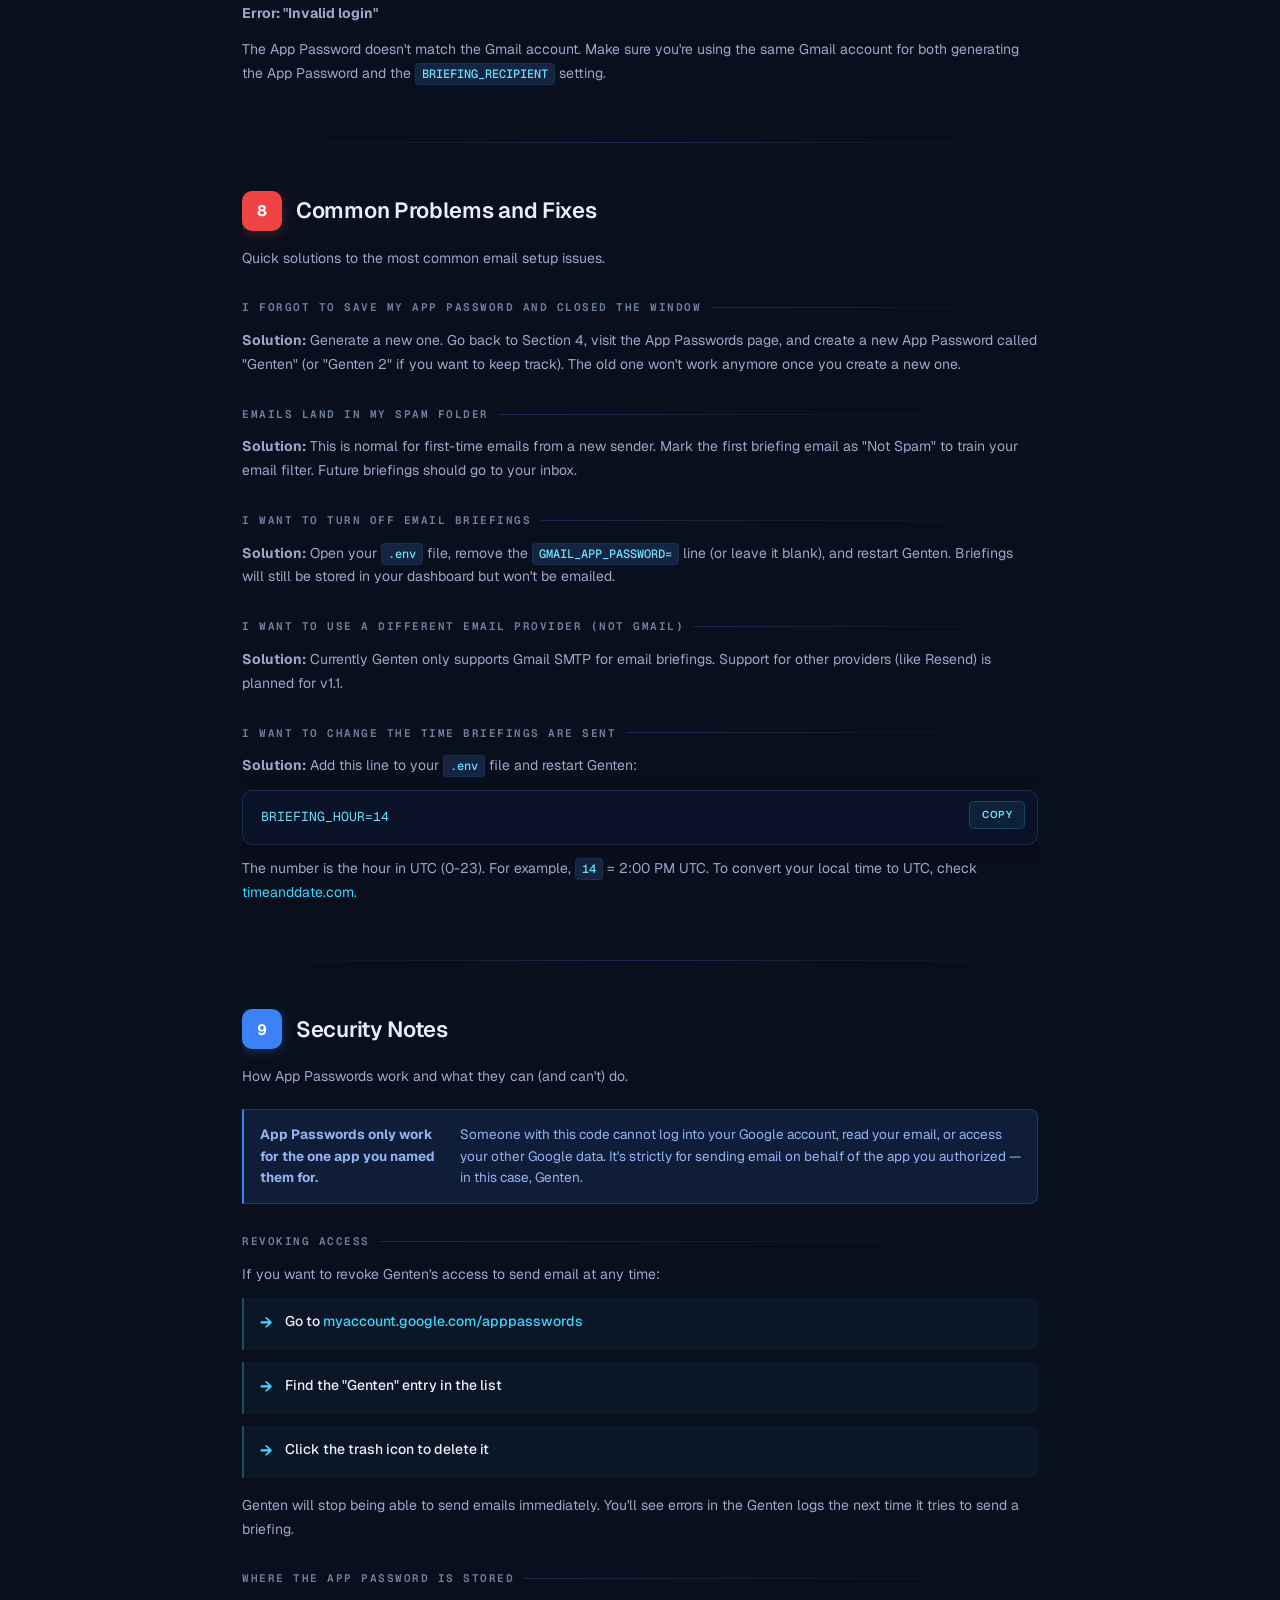
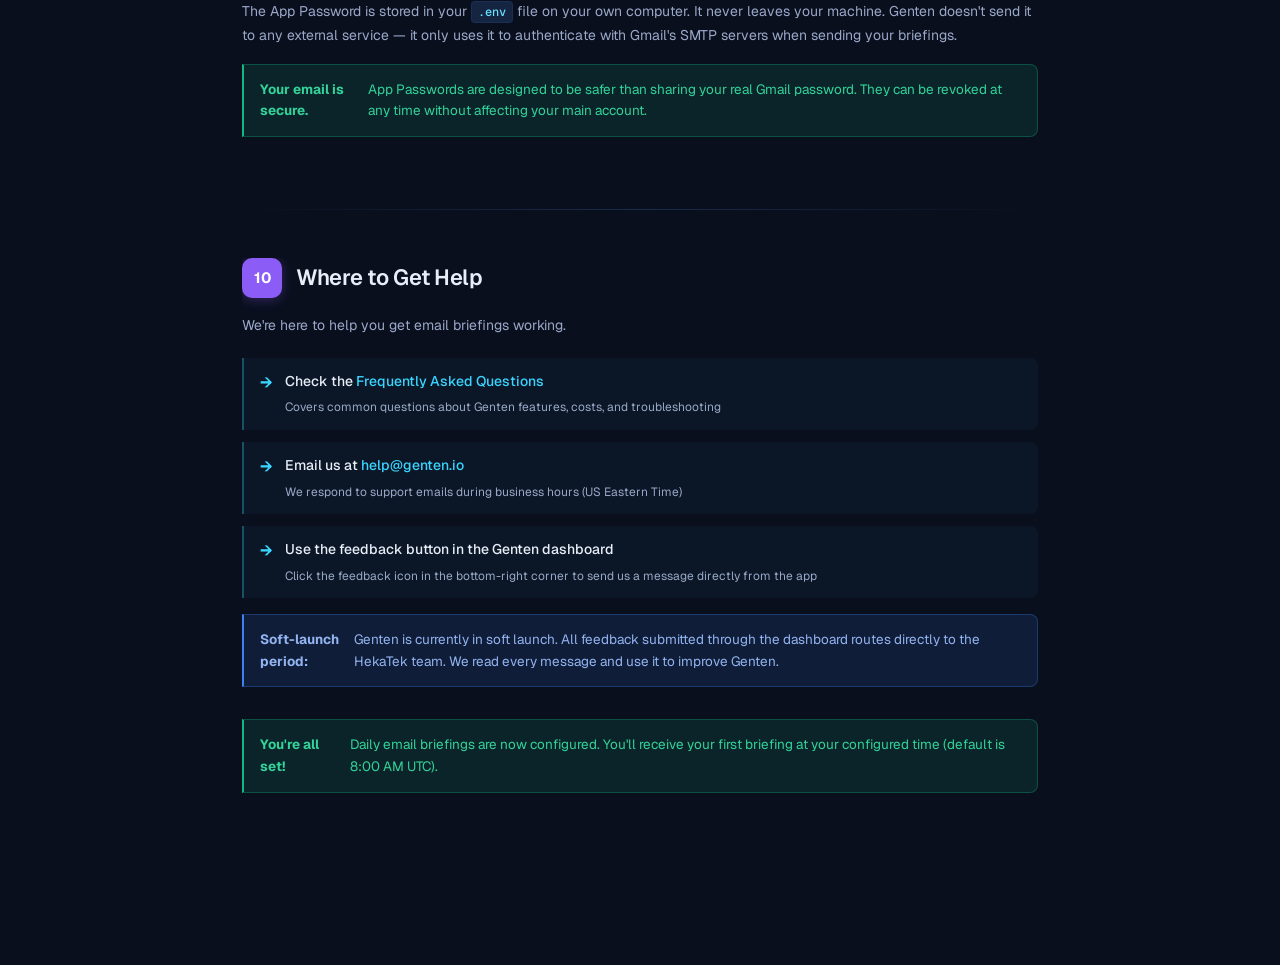
<file: docs/Genten_Email_Setup_Guide.html>
<!doctype html>
<html lang="en">
<head>
<meta charset="UTF-8"/>
<meta name="viewport" content="width=device-width, initial-scale=1.0"/>
<title>Genten — Email Setup Guide</title>
<link href="https://fonts.googleapis.com/css2?family=Instrument+Serif:ital@0;1&family=Geist:wght@300;400;500;600;700&family=Geist+Mono:wght@400;500&family=Figtree:wght@400;500;600;700&display=swap" rel="stylesheet"/>
<style>
:root {
  --bg: #0a0f1e;
  --bg-card: #0a1226;
  --bg-card-alt: #050a18;
  --bg-card-hover: #0e1a30;
  --text-primary: #e8eef8;
  --text-secondary: #9aa8c8;
  --text-tertiary: #7080a0;
  --border: rgba(28,51,89,0.8);
  --border-soft: rgba(28,51,89,0.4);
  --shadow-sm: 0 1px 3px rgba(0,0,0,0.4), 0 1px 2px rgba(0,0,0,0.3);
  --shadow-md: 0 4px 16px rgba(0,0,0,0.5);
  --shadow-lg: 0 8px 32px rgba(0,0,0,0.6);

  --accent: #3ad4ff;
  --accent-soft: #6ae2ff;
  --warm: #E8B875;

  --amethyst: #8b5cf6;
  --amethyst-bg: rgba(139,92,246,0.12);
  --amethyst-border: rgba(139,92,246,0.3);

  --sapphire: #3b82f6;
  --sapphire-bg: rgba(59,130,246,0.12);
  --sapphire-border: rgba(59,130,246,0.3);

  --emerald: #10b981;
  --emerald-bg: rgba(16,185,129,0.12);
  --emerald-border: rgba(16,185,129,0.3);

  --topaz: #f59e0b;
  --topaz-bg: rgba(245,158,11,0.12);
  --topaz-border: rgba(245,158,11,0.3);

  --ruby: #ef4444;
  --ruby-bg: rgba(239,68,68,0.12);
  --ruby-border: rgba(239,68,68,0.3);

  --aqua: #06b6d4;
  --aqua-bg: rgba(6,182,212,0.12);
  --aqua-border: rgba(6,182,212,0.3);
}

* { box-sizing: border-box; margin: 0; padding: 0; }

body {
  background: var(--bg);
  color: var(--text-primary);
  font-family: 'Geist', -apple-system, BlinkMacSystemFont, sans-serif;
  font-size: 15px;
  line-height: 1.7;
}

/* ── Header ── */
.guide-header {
  background: linear-gradient(180deg, #020613 0%, #030815 50%, #05102a 100%);
  border-bottom: 1px solid var(--border);
  padding: 56px 48px 48px;
  text-align: center;
  position: relative;
  overflow: hidden;
}
.guide-header::before {
  content: '';
  position: absolute;
  top: -80px; left: 50%;
  transform: translateX(-50%);
  width: 700px; height: 700px;
  background: radial-gradient(circle, rgba(58,212,255,0.06) 0%, transparent 65%);
  pointer-events: none;
}
.guide-header::after {
  content: '';
  position: absolute;
  inset: 0;
  background-image:
    radial-gradient(circle at center, #3ad4ff 0.5px, transparent 1px),
    linear-gradient(to right, #1a6fb822 1px, transparent 1px),
    linear-gradient(to bottom, #1a6fb822 1px, transparent 1px);
  background-size: 28px 28px, 28px 28px, 28px 28px;
  mask-image: radial-gradient(ellipse 80% 60% at 50% 110%, #000 0%, transparent 100%);
  -webkit-mask-image: radial-gradient(ellipse 80% 60% at 50% 110%, #000 0%, transparent 100%);
  opacity: 0.2;
  pointer-events: none;
}

.header-logo {
  display: flex; align-items: center; justify-content: center;
  gap: 12px; margin-bottom: 20px;
  position: relative; z-index: 1;
}
.header-wordmark {
  font-family: 'Figtree', sans-serif;
  font-size: 22px; font-weight: 700; letter-spacing: 0.5px;
  color: var(--text-primary); letter-spacing: -0.5px;
}

.header-badge {
  display: inline-flex; align-items: center; gap: 8px;
  background: rgba(16,185,129,0.1);
  border: 1px solid rgba(16,185,129,0.25);
  color: #10b981;
  font-size: 11px; font-weight: 600;
  letter-spacing: 1.5px; text-transform: uppercase;
  padding: 5px 14px; border-radius: 999px;
  margin-bottom: 20px;
  font-family: 'Geist Mono', monospace;
  position: relative; z-index: 1;
}
.badge-dot {
  width: 6px; height: 6px; border-radius: 50%;
}

.guide-header h1 {
  font-size: clamp(26px, 5vw, 40px); font-weight: 700;
  letter-spacing: 0; margin-bottom: 12px;
  color: var(--text-primary);
  font-family: 'Figtree', sans-serif;
  position: relative; z-index: 1;
}
.guide-header > p {
  font-size: 16px; color: var(--text-secondary);
  max-width: 560px; margin: 0 auto 28px;
  line-height: 1.7;
  position: relative; z-index: 1;
}
.prereq-bar {
  display: flex; justify-content: center; gap: 12px; flex-wrap: wrap;
  position: relative; z-index: 1;
}
.prereq-item {
  display: flex; align-items: center; gap: 7px;
  font-size: 12px; color: var(--text-secondary);
  background: rgba(10,18,38,0.8);
  border: 1px solid var(--border);
  padding: 5px 12px; border-radius: 8px;
  font-family: 'Geist Mono', monospace;
}
.prereq-dot {
  width: 6px; height: 6px; border-radius: 50%;
  background: var(--emerald);
  box-shadow: 0 0 6px var(--emerald);
}

/* ── Progress Nav ── */
.progress-nav {
  background: rgba(5,10,24,0.95);
  border-bottom: 1px solid var(--border);
  padding: 0 48px;
  display: flex; gap: 0;
  overflow-x: auto; scrollbar-width: none;
  position: sticky; top: 0; z-index: 50;
  backdrop-filter: blur(12px);
}
.progress-nav::-webkit-scrollbar { display: none; }
.nav-pill {
  display: flex; align-items: center; gap: 8px;
  padding: 14px 16px;
  font-size: 12px; font-weight: 500;
  color: var(--text-tertiary);
  text-decoration: none;
  border-bottom: 2px solid transparent;
  white-space: nowrap;
  transition: all 0.15s;
  font-family: 'Geist Mono', monospace;
}
.nav-pill:hover { color: var(--accent); }
.nav-pill.active { color: var(--accent); border-bottom-color: var(--accent); }

/* ── Layout ── */
.content {
  max-width: 860px; margin: 0 auto;
  padding: 48px 32px 100px;
}

/* ── Section ── */
.section { margin-bottom: 56px; overflow-x: hidden; }

.step-header { display: flex; align-items: center; gap: 14px; margin-bottom: 16px; }
.step-number {
  width: 40px; height: 40px; border-radius: 10px;
  background: var(--accent);
  color: #02050f; font-size: 15px; font-weight: 700;
  display: flex; align-items: center; justify-content: center;
  flex-shrink: 0; box-shadow: 0 2px 12px rgba(58,212,255,0.3);
}
.step-number.warn { background: var(--ruby); color: #fff; box-shadow: 0 2px 12px rgba(239,68,68,0.3); }
.step-number.security { background: var(--sapphire); color: #fff; box-shadow: 0 2px 12px rgba(59,130,246,0.3); }
.step-number.help { background: var(--amethyst); color: #fff; box-shadow: 0 2px 12px rgba(139,92,246,0.3); }

.step-header h2 { font-size: 22px; font-weight: 600; color: var(--text-primary); letter-spacing: -0.3px; }
.step-subtitle { font-size: 14px; color: var(--text-secondary); margin-bottom: 20px; }

/* ── Section label ── */
.section-label {
  font-size: 11px; font-weight: 600;
  letter-spacing: 1.5px; text-transform: uppercase;
  color: var(--text-tertiary); margin: 28px 0 12px;
  display: flex; align-items: center; gap: 10px;
  font-family: 'Geist Mono', monospace;
}
.section-label::after {
  content: ''; flex: 1; height: 1px;
  background: linear-gradient(90deg, var(--border), transparent);
}

/* ── Code blocks ── */
.code-block {
  background: #0a1228;
  border: 1px solid var(--border);
  border-radius: 10px; padding: 16px 18px;
  margin: 12px 0; position: relative; overflow-x: auto;
  box-shadow: var(--shadow-md);
}
.code-block pre {
  font-family: 'Geist Mono', monospace;
  font-size: 13px; color: var(--accent-soft);
  white-space: pre-wrap; word-break: break-all; line-height: 1.6; margin: 0;
  padding-right: 80px;
}
.copy-btn {
  position: absolute; top: 10px; right: 12px;
  background: rgba(58,212,255,0.08);
  border: 1px solid rgba(58,212,255,0.2);
  color: var(--accent-soft);
  font-size: 10px; font-weight: 600;
  letter-spacing: 0.5px; text-transform: uppercase;
  padding: 4px 12px; border-radius: 5px; cursor: pointer; min-height: 28px;
  font-family: 'Geist', sans-serif; transition: all 0.15s;
}
.copy-btn:hover { background: rgba(58,212,255,0.15); }
.copy-btn.copied { color: #34d399; border-color: rgba(52,211,153,0.3); background: rgba(52,211,153,0.1); }

/* ── Info/warn/success/tip blocks ── */
.warning-block, .info-block, .success-block, .tip-block {
  display: flex; gap: 12px; padding: 14px 16px;
  border-radius: 0 8px 8px 0; margin: 16px 0;
  font-size: 13.5px; line-height: 1.6;
}
.warning-block { background: var(--topaz-bg); border: 1px solid var(--topaz-border); color: #d4a44a; border-left: 2px solid var(--topaz); }
.info-block { background: var(--sapphire-bg); border: 1px solid var(--sapphire-border); color: #93b4f0; border-left: 2px solid var(--sapphire); }
.success-block { background: var(--emerald-bg); border: 1px solid var(--emerald-border); color: #34d399; border-left: 2px solid var(--emerald); }
.tip-block { background: rgba(58,212,255,0.06); border: 1px solid rgba(58,212,255,0.15); color: var(--accent-soft); border-left: 2px solid var(--accent); }

.info-block code { background: rgba(59,130,246,0.15); color: #93b4f0; border-color: rgba(59,130,246,0.2); }
.warning-block code { background: rgba(245,158,11,0.15); color: #fde68a; border-color: rgba(245,158,11,0.2); }
.success-block code { background: rgba(16,185,129,0.15); color: #34d399; border-color: rgba(16,185,129,0.2); }
.tip-block code { background: rgba(58,212,255,0.1); color: var(--accent); border-color: rgba(58,212,255,0.2); }

/* ── Action blocks ── */
.action-block {
  display: flex; align-items: flex-start; gap: 12px;
  padding: 12px 16px; margin: 12px 0;
  background: rgba(58,212,255,0.04);
  border-left: 2px solid rgba(58,212,255,0.3);
  border-radius: 0 8px 8px 0;
}
.action-marker { color: var(--accent); font-weight: 700; font-size: 16px; flex-shrink: 0; line-height: 1.6; }
.action-content { flex: 1; }
.action-text { font-size: 14px; font-weight: 500; color: var(--text-primary); margin-bottom: 4px; }
.action-note { font-size: 12px; color: var(--text-secondary); margin: 0; }

/* ── Inline code ── */
code {
  font-family: 'Geist Mono', monospace;
  font-size: 12px;
  background: rgba(28,51,89,0.6);
  padding: 2px 6px; border-radius: 4px;
  color: var(--accent-soft); font-weight: 500;
  border: 1px solid rgba(28,51,89,0.8);
}

/* ── Divider ── */
.divider {
  height: 1px;
  background: linear-gradient(90deg, transparent, var(--border), transparent);
  margin: 48px 0;
}

::-webkit-scrollbar {
  width: 4px;
}
::-webkit-scrollbar-track {
  background: transparent;
}
::-webkit-scrollbar-thumb {
  background: rgba(255, 255, 255, 0.12);
  border-radius: 999px;
}
::-webkit-scrollbar-thumb:hover {
  background: rgba(255, 255, 255, 0.2);
}
</style>
</head>
<body>

<!-- Header -->
<header class="guide-header">
  <div class="header-badge">
    <span class="badge-dot" style="background: #10b981; box-shadow: 0 0 6px #10b981;"></span>
    Email Setup
  </div>
  <h1>Set Up Daily Email Briefings</h1>
  <p>Get a daily summary of your agent activity sent to your inbox using your Gmail account.</p>
  <div class="prereq-bar">
    <div class="prereq-item">
      <div class="prereq-dot"></div>
      ~10 min setup
    </div>
    <div class="prereq-item">
      <div class="prereq-dot"></div>
      Gmail account required
    </div>
    <div class="prereq-item">
      <div class="prereq-dot"></div>
      2-Factor Authentication required
    </div>
  </div>
</header>

<!-- Progress Nav -->
<nav class="progress-nav">
  <a href="#what-this-does" class="nav-pill active">1. What This Does</a>
  <a href="#requirements" class="nav-pill">2. Requirements</a>
  <a href="#enable-2fa" class="nav-pill">3. Enable 2FA</a>
  <a href="#generate-app-password" class="nav-pill">4. App Password</a>
  <a href="#add-to-genten" class="nav-pill">5. Add to Genten</a>
  <a href="#restart-genten" class="nav-pill">6. Restart</a>
  <a href="#test" class="nav-pill">7. Test</a>
  <a href="#troubleshooting" class="nav-pill">8. Troubleshoot</a>
  <a href="#security" class="nav-pill">9. Security</a>
  <a href="#help" class="nav-pill">10. Help</a>
</nav>

<!-- Content -->
<div class="content">

<!-- Section 1: What This Does -->
<section id="what-this-does" class="section">
  <div class="step-header">
    <div class="step-number">1</div>
    <h2>What This Does</h2>
  </div>
  <p class="step-subtitle">
    Genten sends you a daily briefing of your agent activity by email. To do that, it needs permission to send email on your behalf through your own Gmail account. This guide walks you through giving it that permission.
  </p>

  <div class="info-block">
    <strong>You will NOT be sharing your main Gmail password.</strong> Google has a special feature called "App Passwords" that creates a unique code just for Genten. This code only works for sending email — it can't access anything else in your Google account.
  </div>

  <p style="color: var(--text-secondary); font-size: 14px; margin-top: 20px;">
    Once configured, Genten will send a daily briefing at the time you specify in your settings (default is 8:00 AM UTC). The briefing includes:
  </p>

  <ul style="color: var(--text-secondary); font-size: 14px; margin: 12px 0 0 24px; line-height: 1.8;">
    <li>Which agents were active in the last 24 hours</li>
    <li>Total API calls and spending by agent</li>
    <li>Any errors or warnings that need your attention</li>
    <li>Tasks waiting for your review or approval</li>
  </ul>
</section>

<div class="divider"></div>

<!-- Section 2: What You Need Before Starting -->
<section id="requirements" class="section">
  <div class="step-header">
    <div class="step-number">2</div>
    <h2>What You Need Before Starting</h2>
  </div>
  <p class="step-subtitle">
    Make sure you have these before continuing.
  </p>

  <div class="prereq-bar" style="justify-content: flex-start; margin-top: 20px;">
    <div class="prereq-item">
      <div class="prereq-dot"></div>
      A Gmail account (personal or Workspace)
    </div>
    <div class="prereq-item">
      <div class="prereq-dot"></div>
      10 minutes
    </div>
    <div class="prereq-item">
      <div class="prereq-dot"></div>
      Genten already installed
    </div>
  </div>

  <div class="tip-block" style="margin-top: 24px;">
    If you don't have a Gmail account yet, you'll need to create one at <a href="https://gmail.com" target="_blank" style="color: var(--accent); text-decoration: none;">gmail.com</a> before continuing. Both personal Gmail accounts and Google Workspace accounts work with Genten.
  </div>
</section>

<div class="divider"></div>

<!-- Section 3: Turn On 2-Step Verification -->
<section id="enable-2fa" class="section">
  <div class="step-header">
    <div class="step-number">3</div>
    <h2>Turn On 2-Step Verification</h2>
  </div>
  <p class="step-subtitle">
    Google requires 2-Step Verification (also called 2FA) to be turned on before it will let you generate an App Password. This is a Google security rule, not a Genten one.
  </p>

  <div class="info-block">
    <strong>Already have 2-Step Verification turned on?</strong> Follow the verification steps below to confirm it's active before continuing to Section 4. This prevents errors at the App Passwords page.
  </div>

  <div class="section-label">Check If 2-Step Verification Is Active</div>

  <div class="action-block">
    <div class="action-marker">→</div>
    <div class="action-content">
      <div class="action-text">Go to your Google Account Security page</div>
    </div>
  </div>

  <div class="code-block">
    <button class="copy-btn" onclick="copyCode(this)">Copy</button>
    <pre>https://myaccount.google.com/security</pre>
  </div>

  <!-- SCREENSHOT: Google Account Security page -->

  <div class="action-block">
    <div class="action-marker">→</div>
    <div class="action-content">
      <div class="action-text">Scroll to "How you sign in to Google"</div>
    </div>
  </div>

  <div class="action-block">
    <div class="action-marker">→</div>
    <div class="action-content">
      <div class="action-text">Look for "2-Step Verification"</div>
      <div class="action-note">If it says "On" or shows your phone number, you're all set — skip to Section 4. If it says "Off", continue below.</div>
    </div>
  </div>

  <!-- SCREENSHOT: 2-Step Verification section showing "On" status -->

  <div class="section-label">Turn On 2-Step Verification (If Not Already Enabled)</div>

  <div class="action-block">
    <div class="action-marker">→</div>
    <div class="action-content">
      <div class="action-text">Click "2-Step Verification"</div>
    </div>
  </div>

  <div class="action-block">
    <div class="action-marker">→</div>
    <div class="action-content">
      <div class="action-text">Click "Get Started"</div>
    </div>
  </div>

  <div class="action-block">
    <div class="action-marker">→</div>
    <div class="action-content">
      <div class="action-text">Follow Google's prompts to set it up</div>
      <div class="action-note">Google will typically ask for your phone number and send you a verification code. This usually takes 2-3 minutes.</div>
    </div>
  </div>

  <div class="success-block">
    <strong>2-Step Verification is now active.</strong> You're ready to generate an App Password in the next section.
  </div>
</section>

<div class="divider"></div>

<!-- Section 4: Generate an App Password -->
<section id="generate-app-password" class="section">
  <div class="step-header">
    <div class="step-number">4</div>
    <h2>Generate an App Password</h2>
  </div>
  <p class="step-subtitle">
    An App Password is a 16-character code that acts like a temporary password, but only for one specific app — in this case, Genten. It doesn't give access to anything else in your Google account.
  </p>

  <div class="action-block">
    <div class="action-marker">→</div>
    <div class="action-content">
      <div class="action-text">Go to Google's App Passwords page</div>
    </div>
  </div>

  <div class="code-block">
    <button class="copy-btn" onclick="copyCode(this)">Copy</button>
    <pre>https://myaccount.google.com/apppasswords</pre>
  </div>

  <!-- SCREENSHOT: App Passwords page -->

  <div class="action-block">
    <div class="action-marker">→</div>
    <div class="action-content">
      <div class="action-text">If Google asks you to sign in again, do so</div>
      <div class="action-note">This is normal for security-sensitive pages.</div>
    </div>
  </div>

  <div class="action-block">
    <div class="action-marker">→</div>
    <div class="action-content">
      <div class="action-text">In the "App name" field, type: <code>Genten</code></div>
    </div>
  </div>

  <!-- SCREENSHOT: App Passwords page with "Genten" typed in the name field -->

  <div class="action-block">
    <div class="action-marker">→</div>
    <div class="action-content">
      <div class="action-text">Click "Create"</div>
    </div>
  </div>

  <div class="action-block">
    <div class="action-marker">→</div>
    <div class="action-content">
      <div class="action-text">Google will show you a 16-character code</div>
      <div class="action-note">It will look like this: <code>abcd efgh ijkl mnop</code></div>
    </div>
  </div>

  <!-- SCREENSHOT: Generated 16-character App Password displayed -->

  <div class="action-block">
    <div class="action-marker">→</div>
    <div class="action-content">
      <div class="action-text">Copy this code — you'll need it in the next section</div>
    </div>
  </div>

  <div class="warning-block">
    <strong>Save this code somewhere safe right now.</strong> Google will NOT show it to you again after closing this window. If you lose it, you'll have to generate a new one. A password manager is a great place to store it.
  </div>

  <div class="section-label">Common Error</div>

  <p style="color: var(--text-secondary); font-size: 14px; margin-bottom: 12px;">
    <strong>Problem:</strong> "I don't see an 'App Passwords' option."
  </p>

  <p style="color: var(--text-secondary); font-size: 14px;">
    <strong>Solution:</strong> This usually means 2-Step Verification isn't turned on yet. Go back to Section 3 and enable it first. After enabling 2FA, wait a minute and then try accessing the App Passwords page again.
  </p>
</section>

<div class="divider"></div>

<!-- Section 5: Add Your App Password to Genten -->
<section id="add-to-genten" class="section">
  <div class="step-header">
    <div class="step-number">5</div>
    <h2>Add Your App Password to Genten</h2>
  </div>
  <p class="step-subtitle">
    Now we need to tell Genten about your Gmail account and the App Password you just created. This is done by editing the <code>.env</code> file in the folder where you installed Genten.
  </p>

  <div class="action-block">
    <div class="action-marker">→</div>
    <div class="action-content">
      <div class="action-text">Find the folder where you installed Genten</div>
      <div class="action-note">This is the folder that contains your <code>.env</code> file and <code>docker-compose.yml</code> file (if you're using Docker).</div>
    </div>
  </div>

  <div class="action-block">
    <div class="action-marker">→</div>
    <div class="action-content">
      <div class="action-text">Open the <code>.env</code> file in a text editor</div>
      <div class="action-note">On Mac: TextEdit. On Windows: Notepad. Remember to show hidden files if you don't see the <code>.env</code> file — press Cmd+Shift+. in Finder (Mac) or enable "Show hidden files" in File Explorer (Windows).</div>
    </div>
  </div>

  <div class="action-block">
    <div class="action-marker">→</div>
    <div class="action-content">
      <div class="action-text">Find the email configuration section</div>
      <div class="action-note">It will have these lines (or you'll need to add them):</div>
    </div>
  </div>

  <div class="code-block">
    <button class="copy-btn" onclick="copyCode(this)">Copy</button>
    <pre>GMAIL_APP_PASSWORD=
BRIEFING_RECIPIENT=</pre>
  </div>

  <div class="section-label">Fill In Your Email Settings</div>

  <div style="background: var(--bg-card); border: 1px solid var(--border); border-radius: 10px; padding: 20px; margin: 16px 0;">
    <div style="margin-bottom: 16px;">
      <code style="display: block; margin-bottom: 6px;">GMAIL_APP_PASSWORD=</code>
      <p style="font-size: 13px; color: var(--text-secondary); margin: 0;">
        Paste the 16-character App Password from Section 4 here. You can remove the spaces or leave them — both work. No quotes needed.
      </p>
      <p style="font-size: 13px; color: var(--text-secondary); margin: 8px 0 0;">
        <strong>Example:</strong> <code>GMAIL_APP_PASSWORD=abcdefghijklmnop</code>
      </p>
    </div>

    <div style="margin-bottom: 0;">
      <code style="display: block; margin-bottom: 6px;">BRIEFING_RECIPIENT=</code>
      <p style="font-size: 13px; color: var(--text-secondary); margin: 0;">
        The email address where you want to receive the daily briefing. This can be your Gmail address or any other email you prefer.
      </p>
      <p style="font-size: 13px; color: var(--text-secondary); margin: 8px 0 0;">
        <strong>Example:</strong> <code>BRIEFING_RECIPIENT=you@example.com</code>
      </p>
    </div>
  </div>

  <div class="tip-block">
    The <code>.env</code> file doesn't use quotes around values. Just paste them in directly after the equals sign.
  </div>

  <div class="action-block" style="margin-top: 24px;">
    <div class="action-marker">→</div>
    <div class="action-content">
      <div class="action-text">Save the <code>.env</code> file</div>
    </div>
  </div>

  <div class="success-block">
    <strong>Email settings saved.</strong> Now you need to restart Genten for the changes to take effect.
  </div>
</section>

<div class="divider"></div>

<!-- Section 6: Restart Genten -->
<section id="restart-genten" class="section">
  <div class="step-header">
    <div class="step-number">6</div>
    <h2>Restart Genten to Apply Changes</h2>
  </div>
  <p class="step-subtitle">
    Genten reads the <code>.env</code> file when it starts up, so you need to restart it for the new email settings to take effect.
  </p>

  <div class="section-label">If You're Using Docker</div>

  <div class="action-block">
    <div class="action-marker">→</div>
    <div class="action-content">
      <div class="action-text">Open Terminal (Mac) or PowerShell (Windows)</div>
    </div>
  </div>

  <div class="action-block">
    <div class="action-marker">→</div>
    <div class="action-content">
      <div class="action-text">Navigate to your genten folder</div>
      <div class="action-note">Use <code>cd</code> to change directories. For example: <code>cd ~/Desktop/genten</code></div>
    </div>
  </div>

  <div class="action-block">
    <div class="action-marker">→</div>
    <div class="action-content">
      <div class="action-text">Stop Genten</div>
      <div class="action-note">If Genten is running in the foreground, press <code>Ctrl+C</code>. If it's running in detached mode, run:</div>
    </div>
  </div>

  <div class="code-block">
    <button class="copy-btn" onclick="copyCode(this)">Copy</button>
    <pre>docker compose down</pre>
  </div>

  <div class="action-block">
    <div class="action-marker">→</div>
    <div class="action-content">
      <div class="action-text">Start Genten again</div>
    </div>
  </div>

  <div class="code-block">
    <button class="copy-btn" onclick="copyCode(this)">Copy</button>
    <pre>docker compose up</pre>
  </div>

  <div class="section-label">If You're Using npm</div>

  <div class="action-block">
    <div class="action-marker">→</div>
    <div class="action-content">
      <div class="action-text">Stop the server with <code>Ctrl+C</code> in the terminal where Genten is running</div>
    </div>
  </div>

  <div class="action-block">
    <div class="action-marker">→</div>
    <div class="action-content">
      <div class="action-text">Restart it</div>
    </div>
  </div>

  <div class="code-block">
    <button class="copy-btn" onclick="copyCode(this)">Copy</button>
    <pre>npm run dev</pre>
  </div>

  <div class="section-label">What to Look For</div>

  <p style="color: var(--text-secondary); font-size: 14px; margin-bottom: 12px;">
    Watch the logs as Genten starts. You should see a message that looks like:
  </p>

  <div class="code-block" style="background: #0a1228; border: 1px solid var(--border);">
    <pre style="color: #34d399;">[mailer] Email briefings enabled
[mailer] Briefing recipient: you@example.com</pre>
  </div>

  <div class="success-block">
    <strong>Email settings loaded successfully.</strong> Genten is now ready to send daily briefings.
  </div>

  <div class="warning-block">
    <strong>See an error about Gmail?</strong> This usually means the App Password was pasted incorrectly. Double-check that there are no extra spaces or quotes in your <code>.env</code> file and restart Genten again.
  </div>
</section>

<div class="divider"></div>

<!-- Section 7: Test That It's Working -->
<section id="test" class="section">
  <div class="step-header">
    <div class="step-number">7</div>
    <h2>Test That It's Working</h2>
  </div>
  <p class="step-subtitle">
    Send a test email to confirm everything is configured correctly.
  </p>

  <div class="action-block">
    <div class="action-marker">→</div>
    <div class="action-content">
      <div class="action-text">Open Genten in your browser</div>
      <div class="action-note">Usually at <code>http://localhost:3001</code></div>
    </div>
  </div>

  <div class="action-block">
    <div class="action-marker">→</div>
    <div class="action-content">
      <div class="action-text">Go to Settings (click the gear icon in the sidebar)</div>
    </div>
  </div>

  <div class="action-block">
    <div class="action-marker">→</div>
    <div class="action-content">
      <div class="action-text">Scroll to the "Email Configuration" section</div>
    </div>
  </div>

  <div class="action-block">
    <div class="action-marker">→</div>
    <div class="action-content">
      <div class="action-text">Click "Send Test Email"</div>
    </div>
  </div>

  <!-- SCREENSHOT: Settings page with Email Configuration section and Send Test Email button -->

  <div class="section-label">What You Should See</div>

  <p style="color: var(--text-secondary); font-size: 14px; margin-bottom: 12px;">
    Within 30 seconds, a test email should arrive at your <code>BRIEFING_RECIPIENT</code> address.
  </p>

  <div class="success-block">
    <strong>Test email received!</strong> Your email setup is working correctly. Genten will now send daily briefings at your configured time (default is 8:00 AM UTC).
  </div>

  <div class="section-label">Common Problems</div>

  <p style="color: var(--text-secondary); font-size: 14px; margin-bottom: 12px;">
    <strong>No email arrives after 2 minutes:</strong>
  </p>

  <ul style="color: var(--text-secondary); font-size: 14px; margin: 12px 0 0 24px; line-height: 1.8;">
    <li><strong>Check your spam folder</strong> — first-time emails from Genten may land there</li>
    <li><strong>Check Genten's logs</strong> for error messages about Gmail authentication</li>
    <li><strong>Verify the BRIEFING_RECIPIENT email</strong> is correct in your <code>.env</code> file</li>
  </ul>

  <p style="color: var(--text-secondary); font-size: 14px; margin: 20px 0 12px;">
    <strong>Error: "Username and Password not accepted"</strong>
  </p>

  <p style="color: var(--text-secondary); font-size: 14px;">
    The App Password was typed incorrectly. Generate a new App Password in Section 4 and update your <code>.env</code> file.
  </p>

  <p style="color: var(--text-secondary); font-size: 14px; margin: 20px 0 12px;">
    <strong>Error: "Invalid login"</strong>
  </p>

  <p style="color: var(--text-secondary); font-size: 14px;">
    The App Password doesn't match the Gmail account. Make sure you're using the same Gmail account for both generating the App Password and the <code>BRIEFING_RECIPIENT</code> setting.
  </p>
</section>

<div class="divider"></div>

<!-- Section 8: Common Problems and Fixes -->
<section id="troubleshooting" class="section">
  <div class="step-header">
    <div class="step-number warn">8</div>
    <h2>Common Problems and Fixes</h2>
  </div>
  <p class="step-subtitle">
    Quick solutions to the most common email setup issues.
  </p>

  <div class="section-label">I forgot to save my App Password and closed the window</div>

  <p style="color: var(--text-secondary); font-size: 14px; margin-bottom: 12px;">
    <strong>Solution:</strong> Generate a new one. Go back to Section 4, visit the App Passwords page, and create a new App Password called "Genten" (or "Genten 2" if you want to keep track). The old one won't work anymore once you create a new one.
  </p>

  <div class="section-label">Emails land in my spam folder</div>

  <p style="color: var(--text-secondary); font-size: 14px; margin-bottom: 12px;">
    <strong>Solution:</strong> This is normal for first-time emails from a new sender. Mark the first briefing email as "Not Spam" to train your email filter. Future briefings should go to your inbox.
  </p>

  <div class="section-label">I want to turn off email briefings</div>

  <p style="color: var(--text-secondary); font-size: 14px; margin-bottom: 12px;">
    <strong>Solution:</strong> Open your <code>.env</code> file, remove the <code>GMAIL_APP_PASSWORD=</code> line (or leave it blank), and restart Genten. Briefings will still be stored in your dashboard but won't be emailed.
  </p>

  <div class="section-label">I want to use a different email provider (not Gmail)</div>

  <p style="color: var(--text-secondary); font-size: 14px; margin-bottom: 12px;">
    <strong>Solution:</strong> Currently Genten only supports Gmail SMTP for email briefings. Support for other providers (like Resend) is planned for v1.1.
  </p>

  <div class="section-label">I want to change the time briefings are sent</div>

  <p style="color: var(--text-secondary); font-size: 14px; margin-bottom: 12px;">
    <strong>Solution:</strong> Add this line to your <code>.env</code> file and restart Genten:
  </p>

  <div class="code-block">
    <button class="copy-btn" onclick="copyCode(this)">Copy</button>
    <pre>BRIEFING_HOUR=14</pre>
  </div>

  <p style="color: var(--text-secondary); font-size: 14px; margin-top: 12px;">
    The number is the hour in UTC (0-23). For example, <code>14</code> = 2:00 PM UTC. To convert your local time to UTC, check <a href="https://www.timeanddate.com/worldclock/converter.html" target="_blank" style="color: var(--accent); text-decoration: none;">timeanddate.com</a>.
  </p>
</section>

<div class="divider"></div>

<!-- Section 9: Security Notes -->
<section id="security" class="section">
  <div class="step-header">
    <div class="step-number security">9</div>
    <h2>Security Notes</h2>
  </div>
  <p class="step-subtitle">
    How App Passwords work and what they can (and can't) do.
  </p>

  <div class="info-block">
    <strong>App Passwords only work for the one app you named them for.</strong> Someone with this code cannot log into your Google account, read your email, or access your other Google data. It's strictly for sending email on behalf of the app you authorized — in this case, Genten.
  </div>

  <div class="section-label">Revoking Access</div>

  <p style="color: var(--text-secondary); font-size: 14px; margin-bottom: 12px;">
    If you want to revoke Genten's access to send email at any time:
  </p>

  <div class="action-block">
    <div class="action-marker">→</div>
    <div class="action-content">
      <div class="action-text">Go to <a href="https://myaccount.google.com/apppasswords" target="_blank" style="color: var(--accent); text-decoration: none;">myaccount.google.com/apppasswords</a></div>
    </div>
  </div>

  <div class="action-block">
    <div class="action-marker">→</div>
    <div class="action-content">
      <div class="action-text">Find the "Genten" entry in the list</div>
    </div>
  </div>

  <div class="action-block">
    <div class="action-marker">→</div>
    <div class="action-content">
      <div class="action-text">Click the trash icon to delete it</div>
    </div>
  </div>

  <p style="color: var(--text-secondary); font-size: 14px; margin-top: 16px;">
    Genten will stop being able to send emails immediately. You'll see errors in the Genten logs the next time it tries to send a briefing.
  </p>

  <div class="section-label">Where the App Password Is Stored</div>

  <p style="color: var(--text-secondary); font-size: 14px; margin-bottom: 12px;">
    The App Password is stored in your <code>.env</code> file on your own computer. It never leaves your machine. Genten doesn't send it to any external service — it only uses it to authenticate with Gmail's SMTP servers when sending your briefings.
  </p>

  <div class="success-block">
    <strong>Your email is secure.</strong> App Passwords are designed to be safer than sharing your real Gmail password. They can be revoked at any time without affecting your main account.
  </div>
</section>

<div class="divider"></div>

<!-- Section 10: Get Help -->
<section id="help" class="section">
  <div class="step-header">
    <div class="step-number help">10</div>
    <h2>Where to Get Help</h2>
  </div>
  <p class="step-subtitle">
    We're here to help you get email briefings working.
  </p>

  <div class="action-block">
    <div class="action-marker">→</div>
    <div class="action-content">
      <div class="action-text">Check the <a href="./Genten_FAQ.html" style="color: var(--accent); text-decoration: none;">Frequently Asked Questions</a></div>
      <div class="action-note">Covers common questions about Genten features, costs, and troubleshooting</div>
    </div>
  </div>

  <div class="action-block">
    <div class="action-marker">→</div>
    <div class="action-content">
      <div class="action-text">Email us at <a href="mailto:help@genten.io" style="color: var(--accent); text-decoration: none;">help@genten.io</a></div>
      <div class="action-note">We respond to support emails during business hours (US Eastern Time)</div>
    </div>
  </div>

  <div class="action-block">
    <div class="action-marker">→</div>
    <div class="action-content">
      <div class="action-text">Use the feedback button in the Genten dashboard</div>
      <div class="action-note">Click the feedback icon in the bottom-right corner to send us a message directly from the app</div>
    </div>
  </div>

  <div class="info-block">
    <strong>Soft-launch period:</strong> Genten is currently in soft launch. All feedback submitted through the dashboard routes directly to the HekaTek team. We read every message and use it to improve Genten.
  </div>

  <div class="success-block" style="margin-top: 32px;">
    <strong>You're all set!</strong> Daily email briefings are now configured. You'll receive your first briefing at your configured time (default is 8:00 AM UTC).
  </div>
</section>

</div>

<!-- JavaScript -->
<script>
// Copy code button functionality
function copyCode(btn) {
  const pre = btn.nextElementSibling;
  navigator.clipboard.writeText(pre.textContent).then(() => {
    btn.textContent = 'Copied!';
    btn.classList.add('copied');
    setTimeout(() => {
      btn.textContent = 'Copy';
      btn.classList.remove('copied');
    }, 2000);
  });
}

// Progress nav active state on scroll
document.addEventListener('DOMContentLoaded', () => {
  const sections = document.querySelectorAll('.section');
  const navPills = document.querySelectorAll('.nav-pill');

  const observer = new IntersectionObserver((entries) => {
    entries.forEach(entry => {
      if (entry.isIntersecting) {
        const id = entry.target.getAttribute('id');
        navPills.forEach(pill => {
          pill.classList.remove('active');
          if (pill.getAttribute('href') === '#' + id) {
            pill.classList.add('active');
          }
        });
      }
    });
  }, { threshold: 0.5 });

  sections.forEach(section => observer.observe(section));
});
</script>

</body>
</html>
</file>
<file: grid-bg.css>
/* Shared grid-floor backdrop — matches reference screenshot
   Deep navy-black top, cyan dot grid floor receding to horizon */

.genten-stage {
  position: relative;
  background:
    radial-gradient(
      ellipse 80% 45% at 50% 100%,
      var(--grid-halo, #0a1d3d) 0%,
      transparent 70%
    ),
    linear-gradient(
      180deg,
      var(--bg-top, #020613) 0%,
      var(--bg-mid, #030815) 55%,
      var(--bg-bot, #05102a) 100%
    );
  overflow: clip;
  isolation: isolate;
}

/* receding dot-grid floor */
.genten-floor {
  position: absolute;
  left: 50%;
  bottom: 0;
  transform: translateX(-50%);
  width: 260vw;
  height: 62vh;
  perspective: 900px;
  perspective-origin: 50% -20%;
  pointer-events: none;
  z-index: 1;
  /* curved bowl silhouette */
  border-radius: 50% 50% 0 0 / 20% 20% 0 0;
  overflow: hidden;
}
.genten-floor::before {
  display: none;
}
.genten-floor-grid {
  position: absolute;
  inset: -20% -10% 0 -10%;
  transform: rotateX(68deg) translateZ(0);
  transform-origin: 50% 0%;
  /* grid lines only */
  background-image:
    linear-gradient(to right, var(--grid-line, #3af2ffff) 1px, transparent 1px),
    linear-gradient(to bottom, var(--grid-line, #3afcffff) 1px, transparent 1px);
  background-size:
    var(--grid-size, 40px) calc(var(--grid-size, 40px) * 0.82),
    var(--grid-size, 40px) calc(var(--grid-size, 40px) * 0.82);
  /* semicircular horizon fadeout + curved dome falloff */
  mask-image:
    radial-gradient(
      ellipse 20% 50% at 50% 100%,
      #000 0%,
      #000 20%,
      transparent 60%
    ),
    radial-gradient(
      ellipse 90% 120% at 50% -10%,
      #000 0%,
      #000 40%,
      transparent 92%
    );
  mask-composite: intersect;
  -webkit-mask-image:
    radial-gradient(
      ellipse 20% 80% at 50% 100%,
      #000 0%,
      #000 20%,
      transparent 60%
    ),
    radial-gradient(
      ellipse 90% 120% at 50% -10%,
      #000 0%,
      #000 40%,
      transparent 92%
    );
  -webkit-mask-composite: source-in;
  filter: drop-shadow(
    0 0 calc(var(--grid-glow, 1) * 4px) var(--grid-dot, #3af2ffdd)
  );
  opacity: calc(0.45 + var(--grid-glow, 1) * 0.35);
}

/* horizon line */
.genten-horizon {
  display: none;
}
</file>
<file: style.css>
:root {
  --ink: #02050f;
  --text: #e8eef8;
  --muted: #a8b4cc;
  --accent: #3ad4ff;
  --accent-soft: #6ae2ff;
  --accent-decorative: #5a9db8;
  --warm: #e8b875;
  --surface: #0a1226;
  --surface-2: #050a18;
  --line: #1c3359;
  --line-active: #142646;
  --line-strong: #2a4778;
  --bg-top: #020613;
  --bg-mid: #030815;
  --bg-bot: #05102a;
  --grid-halo: #0a1d3d;
  --grid-dot: #5a9db8;
  --grid-line: #1a6fb8dd;
  --horizon-glow: #0a2a5add;
  --ray-color: #5a9db8;
  --saturn-ring: #5a9db8;
  --btn-primary-bg: linear-gradient(180deg, #fff 0%, #d8e4f0 100%);
  --btn-primary-fg: #02050f;
}

* {
  box-sizing: border-box;
  margin: 0;
  padding: 0;
}
html,
body {
  background: var(--bg-top);
  color: var(--text);
  font-family: "Geist", system-ui, sans-serif;
  overflow-x: hidden;
  transition: background 0.4s;
}
body {
  min-height: 100vh;
}

.stage {
  min-height: 100vh;
  width: 100%;
}

/* Theme switcher */
.theme-switcher {
  display: none !important; /* Hidden */
  position: fixed;
  bottom: 20px;
  right: 20px;
  z-index: 100;
  gap: 6px;
  padding: 6px;
  background: rgba(5, 10, 24, 0.7);
  border: 1px solid var(--line);
  max-width: calc(100vw - 40px);
  overflow-x: auto;
  scrollbar-width: none;
  backdrop-filter: blur(12px);
  -webkit-backdrop-filter: blur(12px);
  border-radius: 8px;
}
.theme-switcher::-webkit-scrollbar {
  display: none;
}
.theme-switcher button {
  appearance: none;
  border: 1px solid transparent;
  background: transparent;
  color: var(--muted);
  font-family: "Geist Mono", monospace;
  font-size: 10px;
  letter-spacing: 0.1em;
  text-transform: uppercase;
  padding: 7px 12px;
  border-radius: 999px;
  cursor: pointer;
  display: inline-flex;
  align-items: center;
  gap: 6px;
  transition: all 0.18s;
}
.theme-switcher button:hover {
  color: var(--text);
}
.theme-switcher button.active {
  background: var(--line-active);
  color: var(--text);
  border-color: var(--line-strong);
}
.theme-switcher .swatch {
  width: 10px;
  height: 10px;
  border-radius: 50%;
  box-shadow: 0 0 6px currentColor;
}
.theme-switcher .tw-div {
  width: 1px;
  align-self: stretch;
  background: var(--line-strong);
  margin: 2px 4px;
  opacity: 0.6;
}

/* Light ray from above — subtle */
.rays {
  position: absolute;
  top: -5%;
  left: 50%;
  transform: translateX(-50%);
  width: 100%;
  min-width: 1400px;
  height: 90%;
  z-index: 2;
  pointer-events: none;
  opacity: var(--rays-opacity, 0.5);
  mix-blend-mode: screen;
}

/* Saturn arc — upper right, very faint */
.saturn {
  position: absolute;
  top: calc(-32vw + var(--saturn-y, 0) * 1vw);
  right: calc(-24vw + var(--saturn-x, 0) * 1vw);
  width: 80vw;
  height: 80vw;
  z-index: 1;
  pointer-events: none;
  opacity: 0.10;
}
.saturn svg {
  width: 100%;
  height: 100%;
  display: block;
}

/* Tweaks panel */
#tweaks-panel {
  position: fixed;
  top: 80px;
  right: 20px;
  width: 260px;
  background: rgba(10, 18, 38, 0.92);
  backdrop-filter: blur(20px);
  -webkit-backdrop-filter: blur(20px);
  border: 1px solid var(--line);
  border-radius: 10px;
  z-index: 200;
  font-family: "Geist", sans-serif;
  color: var(--text);
  box-shadow: 0 20px 60px -10px #000;
  max-height: calc(100vh - 120px);
  overflow-y: auto;
}
#tweaks-panel .tw-head {
  display: flex;
  justify-content: space-between;
  align-items: center;
  padding: 10px 14px;
  border-bottom: 1px solid var(--line);
  font-size: 11px;
  font-weight: 600;
  text-transform: uppercase;
  letter-spacing: 0.1em;
  color: var(--muted);
  position: sticky;
  top: 0;
  background: inherit;
}
#tweaks-panel .tw-close {
  cursor: pointer;
  font-size: 18px;
  line-height: 1;
  color: var(--muted);
  padding: 0 4px;
}
#tweaks-panel .tw-close:hover {
  color: var(--text);
}
#tweaks-panel .tw-body {
  padding: 12px 14px;
  display: flex;
  flex-direction: column;
  gap: 12px;
}
#tweaks-panel label {
  display: flex;
  flex-direction: column;
  gap: 4px;
  font-size: 11px;
  color: var(--muted);
  text-transform: uppercase;
  letter-spacing: 0.06em;
  position: relative;
}
#tweaks-panel input[type="range"] {
  width: 100%;
  accent-color: var(--accent);
}
#tweaks-panel input[type="text"] {
  width: 100%;
  padding: 6px 8px;
  background: var(--surface-2);
  border: 1px solid var(--line);
  border-radius: 4px;
  color: var(--text);
  font-family: "Geist", sans-serif;
  font-size: 12px;
  text-transform: none;
  letter-spacing: normal;
}
#tweaks-panel input[type="text"]:focus {
  outline: none;
  border-color: var(--accent);
}
#tweaks-panel .tw-val {
  position: absolute;
  top: 0;
  right: 0;
  color: var(--text);
  font-family: "Geist Mono", monospace;
  font-size: 10px;
}

/* Nav */
nav {
  position: relative;
  z-index: 20;
  display: flex;
  align-items: center;
  justify-content: space-between;
  padding: 22px 40px;
  max-width: 1400px;
  margin: 0 auto;
}
.nav-links {
  display: flex;
  align-items: center;
  gap: 32px;
}

.nav-hamburger {
  display: none;
  flex-direction: column;
  justify-content: center;
  gap: 5px;
  background: none;
  border: none;
  color: var(--text);
  cursor: pointer;
  padding: 4px;
  width: 28px;
  height: 28px;
}

.hamburger-bar {
  display: block;
  width: 20px;
  height: 2px;
  background: currentColor;
  border-radius: 2px;
  transition: transform 0.3s ease, opacity 0.3s ease;
  transform-origin: center;
}

.nav-hamburger.open .hamburger-bar:nth-child(1) {
  transform: translateY(7px) rotate(45deg);
}
.nav-hamburger.open .hamburger-bar:nth-child(2) {
  opacity: 0;
  transform: scaleX(0);
}
.nav-hamburger.open .hamburger-bar:nth-child(3) {
  transform: translateY(-7px) rotate(-45deg);
}

@media (max-width: 640px) {
  nav {
    position: relative;
    background: rgb(6, 12, 26);
    backdrop-filter: blur(16px);
    padding: 18px 24px;
  }

  .nav-hamburger {
    display: flex;
  }

  .nav-links {
    position: absolute;
    top: 100%;
    left: 0;
    right: 0;
    flex-direction: column;
    align-items: flex-start;
    gap: 0;
    background: rgb(6, 12, 26);
    backdrop-filter: blur(16px);
    border-bottom: 1px solid #1c3359;
    overflow: hidden;
    max-height: 0;
    transition: max-height 0.3s ease, padding 0.3s ease;
    padding: 0 24px;
  }

  .nav-links.open {
    max-height: 300px;
    padding: 8px 24px 20px;
  }

  .nav-link {
    width: 100%;
    padding: 14px 0;
    border-bottom: 1px solid rgba(28, 51, 89, 0.5);
    font-size: 15px;
  }

  .nav-link:last-child {
    border-bottom: none;
  }

  /* Home page overrides - must come after generic rules */
  body.home nav {
    background: none;
    backdrop-filter: none;
  }

  body.home .nav-links {
    position: static;
    flex-direction: row;
    align-items: center;
    gap: 8px;
    background: none;
    backdrop-filter: none;
    border-bottom: none;
    overflow: visible;
    max-height: none;
    padding: 0;
  }

  body.home .nav-link {
    align-items: center;
    vertical-align: middle;
    width: auto;
    padding: 0;
    border-bottom: none;
    font-size: 16px;
  }

  body.home .nav-link svg {
    display: block;
  }

  body.home .brand {
    font-size: 18px;
  }

  body.home .brand-mark {
    width: 24px;
    height: 24px;
  }
}

.nav-link {
  display: flex;
  align-items: center;
  gap: 7px;
  font-size: 16px;
  font-weight: 600;
  color: var(--muted);
  text-decoration: none;
  transition: color 0.2s;
}

.nav-link:hover {
  color: var(--text);
}

.brand {
  display: flex;
  align-items: center;
  gap: 6px;
  font-family: "Figtree", sans-serif;
  font-size: 24px;
  font-weight: 600;
  letter-spacing: -0.02em;
  color: var(--text);
}
.brand-mark {
  width: 32px;
  height: 32px;
}
.brand-mark svg {
  width: 100%;
  height: 100%;
  display: block;
  color: #ffffff;
}
.nav-links a {
  color: inherit;
  text-decoration: none;
  transition: color 0.2s;
}
.nav-links a:hover {
  color: var(--text);
}
.nav-cta {
  display: inline-flex;
  align-items: center;
  gap: 8px;
  padding: 8px 18px;
  border: 1px solid #1c3359;
  border-radius: 999px;
  background: rgba(10, 24, 48, 0.4);
  color: var(--text);
  font-size: 13px;
  font-weight: 500;
  text-decoration: none;
  backdrop-filter: blur(10px);
  transition: all 0.2s;
}
.nav-cta:hover {
  border-color: #3ad4ff88;
  background: rgba(15, 40, 80, 0.6);
}

/* Hero */
.hero {
  position: relative;
  z-index: 100;
  max-width: 1200px;
  margin: 0 auto;
  padding: 50px 40px 0;
  text-align: center;
}
.eyebrow {
  display: inline-flex;
  align-items: center;
  gap: 8px;
  padding: 6px 14px;
  border-radius: 999px;
  background: rgba(10, 24, 48, 0.55);
  border: 1px solid #1c3359;
  font-family: "Geist Mono", monospace;
  font-size: 11px;
  letter-spacing: 0.15em;
  text-transform: uppercase;
  color: var(--accent-soft);
  backdrop-filter: blur(10px);
}
.eyebrow .pulse {
  width: 6px;
  height: 6px;
  border-radius: 50%;
  background: var(--accent);
  box-shadow: 0 0 8px var(--accent);
  animation: pulse 2s ease-in-out infinite;
}
@keyframes pulse {
  0%,
  100% {
    opacity: 1;
    transform: scale(1);
  }
  50% {
    opacity: 0.4;
    transform: scale(0.7);
  }
}

h1 {
  font-family: "Instrument Serif", serif;
  font-weight: 400;
  font-size: clamp(48px, 7.2vw, 100px);
  line-height: 1.02;
  letter-spacing: -0.02em;
  margin: 24px auto 0;
  max-width: 14ch;
  text-wrap: balance;
}
h1 em {
  font-style: italic;
  background: linear-gradient(180deg, var(--text) 0%, var(--warm) 100%);
  -webkit-background-clip: text;
  background-clip: text;
  -webkit-text-fill-color: transparent;
}
.sub {
  margin: 24px auto 0;
  max-width: 52ch;
  font-size: 17px;
  line-height: 1.65;
  color: var(--muted);
  font-weight: 300;
}

.hero-badge-row {
  display: flex;
  align-items: center;
  justify-content: center;
  gap: 12px;
  margin: 16px 0 0 0;
}

.hero-proof-badge {
  display: inline-flex;
  align-items: center;
  gap: 6px;
  padding: 8px 16px;
  border-radius: 999px;
  background: rgba(58, 212, 255, 0.06);
  border: 1px solid rgba(58, 212, 255, 0.2);
  backdrop-filter: blur(10px);
  -webkit-backdrop-filter: blur(10px);
  font-size: 13px;
  color: #c8d0e0;
  font-weight: 500;
  letter-spacing: 0.02em;
}

.hero-proof-badge svg {
  flex-shrink: 0;
  opacity: 0.8;
}

.cta-row {
  margin: 30px auto 0;
  display: inline-flex;
  align-items: center;
  gap: 14px;
}
.waitlist-form {
  display: flex;
  flex-direction: column;
  align-items: center;
  gap: 12px;
}
.waitlist-row {
  display: flex;
  align-items: center;
  gap: 12px;
  flex-wrap: wrap;
  justify-content: center;
}

.waitlist-input {
  padding: 13px 20px;
  border-radius: 10px;
  font-size: 14px;
  font-weight: 400;
  font-family: inherit;
  background: rgba(255, 255, 255, 0.08);
  border: 1px solid #1c3359;
  color: var(--text);
  outline: none;
  transition: all 0.2s;
  flex: 1;
  min-width: 0;
  width: 100%;
  max-width: 320px;
}
.waitlist-input::placeholder {
  color: var(--muted);
  opacity: 0.7;
}
.waitlist-input:focus {
  border-color: var(--accent);
  background: rgba(255, 255, 255, 0.12);
  box-shadow: 0 0 0 3px rgba(58, 212, 255, 0.1);
}
select.waitlist-input {
  padding-right: 40px;
  appearance: none;
  background-image: url("data:image/svg+xml,%3Csvg width='12' height='8' viewBox='0 0 12 8' fill='none' xmlns='http://www.w3.org/2000/svg'%3E%3Cpath d='M1 1L6 6L11 1' stroke='%237c8aa6' stroke-width='1.5' stroke-linecap='round' stroke-linejoin='round'/%3E%3C/svg%3E");
  background-repeat: no-repeat;
  background-position: right 16px center;
  cursor: pointer;
}
.waitlist-hint {
  margin: 16px auto 0;
  font-size: 13px;
  color: var(--muted);
  text-align: center;
}

.btn {
  display: inline-flex;
  align-items: center;
  gap: 10px;
  padding: 13px 22px;
  border-radius: 10px;
  font-size: 14px;
  font-weight: 500;
  letter-spacing: 0.01em;
  text-decoration: none;
  cursor: pointer;
  border: none;
  font-family: inherit;
  transition: all 0.2s;
}
.btn-primary {
  background: var(--btn-primary-bg);
  color: var(--btn-primary-fg);
  box-shadow:
    0 1px 0 rgba(255, 255, 255, 0.6) inset,
    0 10px 40px -10px #3ad4ff88;
}
.btn-primary:hover {
  transform: translateY(-1px);
  box-shadow:
    0 1px 0 rgba(255, 255, 255, 0.6) inset,
    0 14px 50px -10px #3ad4ffaa;
}
.btn-ghost {
  background: transparent;
  color: var(--text);
  border: 1px solid #1c3359;
}
.btn-ghost:hover {
  border-color: #3ad4ff77;
  background: rgba(15, 40, 80, 0.4);
}

.btn-secondary-install {
  display: inline-flex;
  align-items: center;
  gap: 10px;
  margin-top: 28px;
  font-size: 18px;
  font-weight: 500;
  color: var(--muted);
  text-decoration: none;
  transition: color 0.2s;
  letter-spacing: -0.01em;
}
.btn-secondary-install svg {
  width: 20px;
  height: 20px;
}
.btn-secondary-install:hover {
  color: var(--text);
}

.hero-badges {
  display: flex;
  align-items: center;
  justify-content: center;
  gap: 16px;
  margin-top: 8px;
}

.hero-badge {
  display: inline-flex;
  align-items: center;
  gap: 5px;
  font-size: 11px;
  color: var(--muted);
  opacity: 0.5;
  letter-spacing: 0.04em;
}

.coords {
  margin: 28px auto 0;
  display: flex;
  justify-content: center;
  gap: 24px;
  font-family: "Geist Mono", monospace;
  font-size: 10px;
  letter-spacing: 0.2em;
  text-transform: uppercase;
  color: #4a5a78;
}
.coords span::before {
  content: "◆ ";
  color: var(--accent);
}
.coords span {
  font-family: "Geist Mono", monospace;
}

/* Dashboard floats on grid */
.dashboard-wrap {
  font-family: Geist;
  position: relative;
  z-index: 10;
  max-width: 1400px;
  margin: 60px auto 0;
  padding: 0 20px 40px;
}

@media (max-width: 768px) {
  .dashboard-wrap {
    padding: 0 0 40px;
  }
}
.dashboard-wrap::before {
  content: '';
  position: absolute;
  top: -60px;
  left: 50%;
  transform: translateX(-50%);
  width: 700px;
  height: 350px;
  background: radial-gradient(
    ellipse closest-side,
    var(--accent, #3ad4ff) 0%,
    transparent 70%
  );
  opacity: 0.12;
  pointer-events: none;
  z-index: -1;
  filter: blur(60px);
}
.dashboard {
  position: relative;
  border-radius: 16px;
  overflow: hidden;
  background: linear-gradient(180deg, #0a1226 0%, #050a18 100%);
  border: 1px solid #1c3359;
  box-shadow:
    0 0 0 1px #3ad4ff0a,
    0 20px 50px -20px #00000088,
    0 60px 120px -40px #000;
  width: 100%;
}
.dashboard::before {
  content: "";
  position: absolute;
  inset: 0;
  background: radial-gradient(
    ellipse 80% 100% at 50% -20%,
    #3ad4ff08,
    transparent 60%
  );
  pointer-events: none;
  z-index: 1;
}

.db-top {
  display: flex;
  align-items: center;
  gap: 10px;
  padding: 12px 16px;
  border-bottom: 1px solid #1c3359;
}
.db-top .dot {
  width: 10px;
  height: 10px;
  border-radius: 50%;
}
.db-top .dot:nth-child(1) {
  background: #ff5f56;
  opacity: 0.7;
}
.db-top .dot:nth-child(2) {
  background: #ffbd2e;
  opacity: 0.7;
}
.db-top .dot:nth-child(3) {
  background: #27c93f;
  opacity: 0.7;
}
.db-url {
  margin-left: 16px;
  font-family: "Geist Mono", monospace;
  font-size: 11px;
  color: #6a7a96;
  padding: 4px 10px;
  background: #0a1226;
  border-radius: 5px;
  flex: 1;
  max-width: 320px;
}

.db-body {
  display: grid;
  grid-template-columns: 200px 1fr;
  min-height: 480px;
}
.db-sidebar {
  border-right: 1px solid #1c3359;
  padding: 18px 14px;
  background: #060c1c;
}
.db-brand {
  display: flex;
  align-items: center;
  gap: 8px;
  font-family: "Instrument Serif", serif;
  font-style: italic;
  font-size: 15px;
  margin-bottom: 24px;
  padding: 0 6px;
}
.db-brand .mini-mark {
  width: 18px;
  height: 18px;
}
.db-section {
  font-family: "Geist Mono", monospace;
  font-size: 9px;
  letter-spacing: 0.15em;
  text-transform: uppercase;
  color: #455273;
  padding: 0 8px;
  margin: 16px 0 6px;
}
.db-item {
  display: flex;
  align-items: center;
  gap: 10px;
  padding: 7px 8px;
  border-radius: 6px;
  font-size: 12.5px;
  color: #9aa8c2;
  cursor: default;
}
.db-item.active {
  background: #142646;
  color: var(--text);
  box-shadow: inset 0 0 0 1px #2a4778;
}
.db-item .ic {
  width: 14px;
  height: 14px;
  border-radius: 3px;
  background: #1a2a4a;
  flex-shrink: 0;
  display: grid;
  place-items: center;
}
.db-item.active .ic {
  background: var(--accent);
  box-shadow: 0 0 8px #3ad4ff77;
}
.db-item .ic svg {
  width: 9px;
  height: 9px;
}

.db-main {
  padding: 22px 26px;
}
.db-head {
  display: flex;
  align-items: flex-start;
  justify-content: space-between;
  margin-bottom: 22px;
}
.db-title {
  font-family: "Instrument Serif", serif;
  font-size: 26px;
  font-weight: 400;
  letter-spacing: -0.01em;
}
.db-sub {
  font-size: 12px;
  color: var(--muted);
  margin-top: 4px;
  font-weight: 300;
}
.db-tabs {
  display: flex;
  gap: 4px;
  background: #0a1226;
  border-radius: 7px;
  padding: 3px;
  font-size: 11px;
  border: 1px solid #1c3359;
}
.db-tab {
  padding: 5px 12px;
  border-radius: 5px;
  color: #6a7a96;
  cursor: default;
  font-family: "Geist Mono", monospace;
  letter-spacing: 0.05em;
}
.db-tab.active {
  background: #142646;
  color: var(--text);
}

.kpis {
  display: grid;
  grid-template-columns: repeat(3, 1fr);
  gap: 12px;
  margin-bottom: 18px;
}
.kpi {
  border: 1px solid #1c3359;
  background: linear-gradient(180deg, #0c1530 0%, #070c1e 100%);
  border-radius: 10px;
  padding: 14px 16px;
  position: relative;
  overflow: hidden;
}
.kpi-label {
  font-family: "Geist Mono", monospace;
  font-size: 9px;
  letter-spacing: 0.15em;
  text-transform: uppercase;
  color: #5a6a8a;
}
.kpi-val {
  font-family: "Instrument Serif", serif;
  font-size: 28px;
  margin-top: 4px;
  letter-spacing: -0.01em;
}
.kpi-delta {
  font-family: "Geist Mono", monospace;
  font-size: 10px;
  color: #6ae8a8;
  margin-top: 2px;
}
.kpi-delta.neg {
  color: #e8b875;
}
.kpi .spark {
  position: absolute;
  right: 10px;
  top: 12px;
  width: 48px;
  height: 22px;
  opacity: 0.9;
}

.panels {
  display: grid;
  grid-template-columns: 1.6fr 1fr;
  gap: 12px;
}
.panel {
  border: 1px solid #1c3359;
  background: linear-gradient(180deg, #0b1228 0%, #060b1c 100%);
  border-radius: 10px;
  padding: 14px 16px;
}
.panel h3 {
  font-size: 12px;
  font-weight: 500;
  letter-spacing: 0.02em;
  display: flex;
  justify-content: space-between;
  align-items: center;
}
.panel h3 .tag {
  font-family: "Geist Mono", monospace;
  font-size: 9px;
  padding: 2px 7px;
  border-radius: 3px;
  background: #142646;
  color: var(--accent-soft);
  letter-spacing: 0.1em;
}
.chart {
  margin-top: 14px;
  width: 100%;
  height: 150px;
}
.chart svg {
  width: 100%;
  height: 100%;
}

.feed-row {
  display: flex;
  align-items: center;
  gap: 10px;
  padding: 9px 0;
  border-bottom: 1px dashed #1c3359;
  font-size: 12px;
}
.feed-row:last-child {
  border-bottom: none;
}
.feed-row .bullet {
  width: 6px;
  height: 6px;
  border-radius: 50%;
  background: var(--accent);
  flex-shrink: 0;
  box-shadow: 0 0 6px #3ad4ff99;
}
.feed-row .bullet.warm {
  background: var(--warm);
  box-shadow: 0 0 6px #e8b87599;
}
.feed-row .who {
  color: var(--text);
  font-weight: 500;
  font-family: Geist;
  letter-spacing: -0.7px;
}
.feed-row .what {
  color: var(--muted);
  flex: 1;
}
.feed-row .when {
  font-family: "Geist Mono", monospace;
  font-size: 10px;
  color: #4a5a78;
}

.fade-up {
  opacity: 0;
  transform: translateY(48px);
  transition: opacity 0.7s cubic-bezier(0.22, 1, 0.36, 1), transform 0.7s cubic-bezier(0.22, 1, 0.36, 1);
}

.fade-up.visible {
  opacity: 1;
  transform: translateY(0);
}

.fade-up:nth-child(2) { transition-delay: 0.1s; }
.fade-up:nth-child(3) { transition-delay: 0.2s; }

.footer {
  position: relative;
  z-index: 10;
  max-width: 1200px;
  margin: 80px auto 0;
  padding: 32px 40px 48px;
  display: flex;
  justify-content: space-between;
  align-items: center;
}

.footer-brand {
  display: flex;
  align-items: center;
  gap: 7px;
  font-family: "Geist", sans-serif;
  font-size: 15px;
  font-weight: 700;
  color: var(--text);
}

.footer-center {
  display: flex;
  align-items: center;
  gap: 10px;
  font-size: 15px;
  font-weight: 500;
  color: var(--muted);
  opacity: 0.6;
}

.footer-proof-item {
  font-size: 15px;
  font-weight: 500;
  color: var(--muted);
}

.footer-copyright {
  display: flex;
  align-items: center;
  gap: 12px;
  font-size: 15px;
  font-weight: 500;
  color: var(--muted);
  opacity: 0.6;
}

.footer-contact {
  display: flex;
  align-items: center;
  gap: 6px;
  color: var(--muted);
  opacity: 0.6;
  text-decoration: none;
  transition: color 0.2s;
}

.footer-contact:hover {
  color: var(--text);
}

/* 3D Turntable Carousel */
.turntable-section {
  text-align: center;
  padding: 20px 40px 60px;
  position: relative;
  z-index: 1;
  overflow: hidden;
  margin-top: 100px;
}

.turntable-section h2 {
  font-size: 36px;
  font-weight: 600;
  color: var(--text);
  letter-spacing: -0.02em;
  margin-bottom: 12px;
}

.turntable-section .section-sub {
  font-size: 17px;
  color: var(--muted);
  line-height: 1.6;
  max-width: 600px;
  margin: 0 auto 60px;
  font-weight: 300;
}

.turntable-scene {
  perspective: 1200px;
  perspective-origin: 50% 40%;
  height: 700px;
  position: relative;
  pointer-events: none;
  transform: scale(1.3);
  transform-origin: center center;
}

.turntable {
  width: 480px;
  height: 320px;
  position: absolute;
  top: 50%;
  left: 50%;
  transform-style: preserve-3d;
  transform: translate(-50%, -50%) rotateY(0deg);
  transition: transform 0.7s cubic-bezier(0.22, 1, 0.36, 1);
  pointer-events: auto;
}

.turntable-card {
  position: absolute;
  width: 480px;
  height: 320px;
  top: 0;
  left: 0;
  transform-style: preserve-3d;
  cursor: pointer;
}

.turntable-card:nth-child(1) { transform: rotateY(0deg)   translateZ(480px); }
.turntable-card:nth-child(2) { transform: rotateY(90deg)  translateZ(480px); }
.turntable-card:nth-child(3) { transform: rotateY(180deg) translateZ(480px); }
.turntable-card:nth-child(4) { transform: rotateY(270deg) translateZ(480px); }

.turntable-face {
  width: 100%;
  height: 100%;
  border-radius: 16px;
  background: rgba(10, 18, 38, 0.85);
  backdrop-filter: blur(24px);
  -webkit-backdrop-filter: blur(24px);
  border: 1px solid rgba(58, 212, 255, 0.18);
  box-shadow:
    0 8px 32px rgba(0, 0, 0, 0.4),
    inset 0 0 20px rgba(58, 212, 255, 0.03);
  overflow: hidden;
  backface-visibility: hidden;
  -webkit-backface-visibility: hidden;
}

.turntable-card::after {
  content: '';
  position: absolute;
  inset: 0;
  border-radius: 16px;
  background: #030815;
  border: 1px solid rgba(58, 212, 255, 0.08);
  backface-visibility: hidden;
  -webkit-backface-visibility: hidden;
  transform: rotateY(180deg);
}

.turntable-placeholder {
  width: 100%;
  height: 100%;
  display: flex;
  flex-direction: column;
  align-items: center;
  justify-content: center;
  gap: 14px;
  color: rgba(255, 255, 255, 0.25);
}

.turntable-placeholder span {
  font-size: 12px;
  font-family: "Geist Mono", monospace;
  letter-spacing: 0.12em;
  text-transform: uppercase;
  color: var(--muted);
  opacity: 0.4;
}

.turntable-dots {
  display: flex;
  justify-content: center;
  gap: 8px;
  margin-top: 80px;
}

.turntable-dot {
  width: 8px;
  height: 8px;
  border-radius: 50%;
  background: rgba(58, 212, 255, 0.25);
  cursor: pointer;
  transition: background 0.2s, transform 0.2s;
}

.turntable-dot.active {
  background: rgba(58, 212, 255, 0.8);
  transform: scale(1.3);
}

/* Scroll chevron */
.scroll-chevron {
  display: flex;
  align-items: center;
  justify-content: center;
  margin: 40px auto 0;
  background: none;
  border: none;
  color: var(--muted);
  cursor: pointer;
  opacity: 0.5;
  transition: opacity 0.2s;
  animation: chevron-bounce 2s ease-in-out infinite;
}

.scroll-chevron:hover {
  opacity: 0.9;
}

@keyframes chevron-bounce {
  0%, 100% { transform: translateY(0); }
  50% { transform: translateY(8px); }
}

/* Dashboard eyebrow label */
.dashboard-eyebrow {
  font-family: "Geist Mono", monospace;
  font-size: 10px;
  font-weight: 500;
  letter-spacing: 0.2em;
  text-transform: uppercase;
  color: var(--muted);
  opacity: 0.45;
  margin-bottom: 20px;
}

/* Turntable prev/next controls */
.turntable-controls-row {
  display: flex;
  align-items: center;
  justify-content: center;
  gap: 24px;
}

.turntable-nav-btn {
  display: flex;
  align-items: center;
  justify-content: center;
  width: 40px;
  height: 40px;
  border-radius: 50%;
  background: rgba(58, 212, 255, 0.06);
  border: 1px solid rgba(58, 212, 255, 0.2);
  color: var(--muted);
  cursor: pointer;
  transition: background 0.2s, color 0.2s, border-color 0.2s;
  flex-shrink: 0;
}

.turntable-nav-btn:hover {
  background: rgba(58, 212, 255, 0.12);
  border-color: rgba(58, 212, 255, 0.45);
  color: var(--text);
}

/* Turntable responsive scaling */
@media (max-width: 1165px) {
  .turntable-scene {
    transform: scale(0.9);
    height: 540px;
  }
}

@media (max-width: 768px) {
  .turntable-scene {
    transform: scale(0.7);
    height: 380px;
  }
}

@media (max-width: 480px) {
  .turntable-scene {
    transform: scale(0.45);
    height: 240px;
  }
}

/* Waitlist confirmation modal */
.waitlist-modal-overlay {
  position: fixed;
  inset: 0;
  background: rgba(2, 5, 15, 0.85);
  backdrop-filter: blur(8px);
  -webkit-backdrop-filter: blur(8px);
  z-index: 1000;
  display: none;
  align-items: center;
  justify-content: center;
  opacity: 0;
  transition: opacity 0.3s ease;
}
.waitlist-modal-overlay.show {
  display: flex;
  opacity: 1;
}
.waitlist-modal {
  position: relative;
  background: linear-gradient(180deg, #0a1226 0%, #050a18 100%);
  border: 1px solid #1c3359;
  border-radius: 16px;
  padding: 48px 56px;
  max-width: 480px;
  box-shadow:
    0 0 0 1px #3ad4ff0a,
    0 20px 50px -20px #00000088,
    0 60px 120px -40px #000;
  text-align: center;
}
.waitlist-modal-close {
  position: absolute;
  top: 16px;
  right: 16px;
  width: 32px;
  height: 32px;
  display: flex;
  align-items: center;
  justify-content: center;
  cursor: pointer;
  color: var(--muted);
  font-size: 20px;
  line-height: 1;
  transition: color 0.2s;
  background: transparent;
  border: none;
  padding: 0;
}
.waitlist-modal-close:hover {
  color: var(--text);
}
.waitlist-modal-title {
  font-family: "Instrument Serif", serif;
  font-weight: 400;
  font-size: 42px;
  line-height: 1.1;
  letter-spacing: -0.02em;
  color: var(--text);
  margin-bottom: 16px;
}
.waitlist-modal-subtitle {
  font-size: 15px;
  line-height: 1.6;
  color: var(--muted);
  font-weight: 300;
}

/* Source selection options */
.source-options {
  display: grid;
  grid-template-columns: repeat(2, 1fr);
  gap: 10px;
  width: 100%;
}

.source-option {
  padding: 12px 20px;
  background: rgba(255, 255, 255, 0.05);
  border: 1px solid var(--line);
  border-radius: 8px;
  color: var(--text);
  font-size: 14px;
  font-weight: 500;
  font-family: inherit;
  cursor: pointer;
  transition: all 0.2s;
}

.source-option:hover {
  background: rgba(255, 255, 255, 0.1);
  border-color: var(--accent);
  transform: translateY(-1px);
}

/* Integrations section (frameworks + features) */
.integrations-section {
  text-align: center;
  margin: 100px auto 0;
  max-width: 1200px;
  padding: 0 40px;
  position: relative;
  z-index: 1;
}

.integrations-section h2 {
  font-size: 36px;
  font-weight: 600;
  color: var(--text);
  margin-bottom: 8px;
  letter-spacing: -0.02em;
}

.integrations-section .section-sub {
  font-size: 17px;
  color: var(--muted);
  line-height: 1.6;
  max-width: 580px;
  margin: 0 auto 48px;
  font-weight: 300;
}

/* Frameworks section */
.frameworks {
  padding: 0;
  margin-top: 104px;
  margin-bottom: 24px;
  position: relative;
  z-index: 1;
  text-align: center;
}

.frameworks-label {
  display: inline-block;
  padding: 6px 16px;
  background: rgba(58, 212, 255, 0.04);
  border: 1px solid rgba(58, 212, 255, 0.15);
  border-radius: 999px;
  backdrop-filter: blur(10px);
  -webkit-backdrop-filter: blur(10px);
  font-size: 14px;
  font-weight: 600;
  letter-spacing: 0.12em;
  color: var(--muted);
  margin: 0 0 24px;
  text-transform: uppercase;
}

.frameworks-more {
  font-size: 11px;
  color: var(--muted);
  opacity: 0.4;
  margin: 24px 0 0;
  letter-spacing: 0.04em;
}

.frameworks-pills {
  display: flex;
  align-items: center;
  justify-content: center;
  gap: 60px;
  flex-wrap: wrap;
}

.framework-pill {
  display: inline-flex;
  align-items: center;
  gap: 8px;
  padding: 6px 14px;
  border-radius: 999px;
  border: 1px solid;
  font-family: "Geist Mono", monospace;
  font-size: 11px;
  font-weight: 500;
  letter-spacing: 0.15em;
  text-transform: uppercase;
  backdrop-filter: blur(10px);
  transition: box-shadow 0.2s, background 0.2s;
}

.framework-pill--cyan {
  --claw-start: #06b6d4;
  --claw-end: #0e7490;
  color: #06b6d4;
  border-color: rgba(6, 182, 212, 0.55);
  background: rgba(6, 182, 212, 0.04);
  box-shadow:
    0 0 12px rgba(6, 182, 212, 0.1),
    inset 0 0 8px rgba(6, 182, 212, 0.04);
}

.framework-pill--blue {
  color: #3b82f6;
  border-color: rgba(59, 130, 246, 0.55);
  background: rgba(59, 130, 246, 0.04);
  box-shadow:
    0 0 12px rgba(59, 130, 246, 0.1),
    inset 0 0 8px rgba(59, 130, 246, 0.04);
}

.framework-pill--amber {
  color: #f59e0b;
  border-color: rgba(245, 158, 11, 0.55);
  background: rgba(245, 158, 11, 0.04);
  box-shadow:
    0 0 12px rgba(245, 158, 11, 0.1),
    inset 0 0 8px rgba(245, 158, 11, 0.04);
}

.framework-pill-icon {
  width: 16px;
  height: 16px;
  flex-shrink: 0;
}

@media (max-width: 480px) {
  .frameworks-pills {
    flex-direction: column;
    gap: 12px;
  }
  .framework-pill {
    justify-content: flex-start;
    width: 100%;
    max-width: 240px;
    margin: 0 auto;
    gap: 8px;
    padding: 8px 14px;
    font-size: 11px;
    letter-spacing: 0.12em;
  }
  .framework-pill-icon {
    width: 16px;
    height: 16px;
  }
}

/* Features section */
.features {
  padding: 80px 40px 60px;
  position: relative;
  z-index: 1;
}

.features-inner {
  max-width: 1200px;
  margin: 0 auto;
  display: grid;
  grid-template-columns: repeat(3, 1fr);
  gap: 20px;
}

.feature-card-header {
  display: flex;
  align-items: center;
  gap: 14px;
  margin-bottom: 16px;
}

.feature-card-icon {
  display: flex;
  align-items: center;
  justify-content: center;
  width: 40px;
  height: 40px;
  flex-shrink: 0;
  border-radius: 8px;
  background: rgba(58, 212, 255, 0.08);
  color: #3ad4ff;
}

.feature-card:nth-child(2) .feature-card-icon {
  background: rgba(59, 130, 246, 0.08);
  color: #3b82f6;
}

.feature-card:nth-child(3) .feature-card-icon {
  background: rgba(245, 158, 11, 0.08);
  color: #f59e0b;
}

.feature-card {
  background: rgba(13, 17, 23, 0.4);
  backdrop-filter: blur(16px);
  -webkit-backdrop-filter: blur(16px);
  border-radius: 12px;
  padding: 36px 32px 32px;
  position: relative;
  overflow: hidden;
  transition:
    transform 0.3s,
    box-shadow 0.3s,
    border-color 0.3s;
  box-shadow: 0 8px 32px rgba(0, 0, 0, 0.4);
}

.feature-card:nth-child(1) {
  border: 1px solid rgba(58, 212, 255, 0.55);
  box-shadow:
    0 8px 32px rgba(0, 0, 0, 0.4),
    0 0 24px rgba(58, 212, 255, 0.08),
    inset 0 0 20px rgba(58, 212, 255, 0.04);
}

.feature-card:nth-child(2) {
  border: 1px solid rgba(59, 130, 246, 0.55);
  box-shadow:
    0 8px 32px rgba(0, 0, 0, 0.4),
    0 0 24px rgba(59, 130, 246, 0.08),
    inset 0 0 20px rgba(59, 130, 246, 0.04);
}

.feature-card:nth-child(3) {
  border: 1px solid rgba(245, 158, 11, 0.55);
  box-shadow:
    0 8px 32px rgba(0, 0, 0, 0.4),
    0 0 24px rgba(245, 158, 11, 0.08),
    inset 0 0 20px rgba(245, 158, 11, 0.04);
}

.feature-card:hover {
  transform: translateY(-4px);
}

.feature-card:nth-child(1):hover {
  border-color: rgba(58, 212, 255, 0.229);
  box-shadow:
    0 8px 32px rgba(0, 0, 0, 0.4),
    0 0 40px rgba(58, 212, 255, 0.2);
}

.feature-card:nth-child(2):hover {
  border-color: rgba(59, 130, 246, 0.6);
  box-shadow:
    0 8px 32px rgba(0, 0, 0, 0.4),
    0 0 40px rgba(59, 130, 246, 0.2);
}

.feature-card:nth-child(3):hover {
  border-color: rgba(245, 179, 66, 0.6);
  box-shadow:
    0 8px 32px rgba(0, 0, 0, 0.4),
    0 0 40px rgba(245, 158, 11, 0.2);
}

.feature-card h3 {
  font-size: 20px;
  font-weight: 800;
  letter-spacing: -0.02em;
  margin-bottom: 14px;
  line-height: 1.2;
}

.feature-card-header h3 {
  margin-bottom: 0;
}

.feature-card:nth-child(1) h3 {
  color: #f0fcff;
}

.feature-card:nth-child(2) h3 {
  color: #f0f7ff;
}

.feature-card:nth-child(3) h3 {
  color: #fff8f0;
}

.feature-card p {
  font-size: 15px;
  font-weight: 400;
  color: var(--muted);
  line-height: 1.65;
}

@media (max-width: 768px) {
  .features-inner {
    grid-template-columns: 1fr;
    gap: 16px;
  }

  .footer {
    flex-direction: column;
    align-items: center;
    gap: 24px;
    padding: 32px 24px 40px;
    text-align: center;
  }

  .nav-link {
    font-size: 14px;
  }
}

/* Dashboard section */
.proof-bar {
  display: flex;
  align-items: center;
  justify-content: center;
  gap: 16px;
  padding: 20px 40px;
  margin: 0 auto;
  max-width: 800px;
}

.proof-item {
  display: flex;
  align-items: center;
  gap: 6px;
  font-size: 12px;
  font-weight: 500;
  color: var(--muted);
  opacity: 0.6;
  letter-spacing: 0.04em;
}

.proof-divider {
  display: inline-flex;
  align-items: center;
  color: var(--muted);
  opacity: 0.55;
}

.dashboard-section {
  text-align: center;
  margin: 48px auto 40px;
  max-width: none;
  padding: 0;
}

.dashboard-section h2 {
  font-size: 36px;
  font-weight: 600;
  color: var(--text);
  margin-bottom: 12px;
  letter-spacing: -0.02em;
}

.dashboard-section .section-sub {
  font-size: 17px;
  color: var(--muted);
  line-height: 1.6;
  max-width: 600px;
  margin: 0 auto 60px;
  font-weight: 300;
}
</file>
